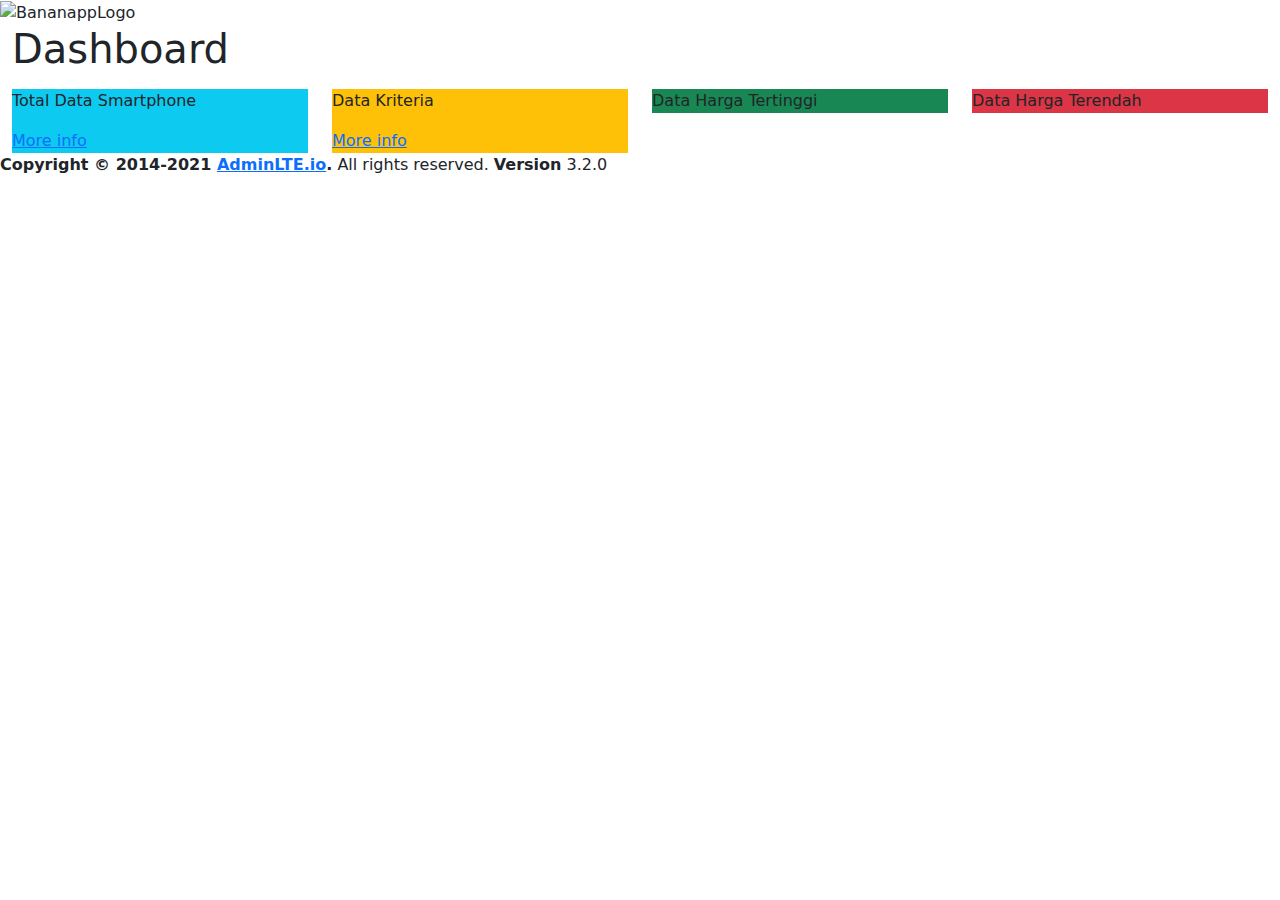
<file: smartphoneFE/src/main/resources/templates/index.html>
<!DOCTYPE html>
<html lang="en">
  <head>
    <meta charset="utf-8" />
    <meta name="viewport" content="width=device-width, initial-scale=1" />
    <title>Bananapp Phone</title>

    <!-- Bootstrap CSS -->
    <link
      href="https://cdn.jsdelivr.net/npm/bootstrap@5.3.0-alpha1/dist/css/bootstrap.min.css"
      rel="stylesheet"
    />
    <!-- Bootstrap JavaScript (bundle includes Popper.js) -->
    <script src="https://cdn.jsdelivr.net/npm/bootstrap@5.3.0-alpha1/dist/js/bootstrap.bundle.min.js"></script>

    <!-- Google Font: Source Sans Pro -->
    <link
      rel="stylesheet"
      href="https://fonts.googleapis.com/css?family=Source+Sans+Pro:300,400,400i,700&display=fallback"
    />

    <link
      rel="shortcut icon"
      th:href="@{dist/img/pisang.svg}"
      type="image/x-icon"
    />
    <!-- Font Awesome -->
    <link
      rel="stylesheet"
      th:href="@{plugins/fontawesome-free/css/all.min.css}"
    />
    <!-- JQuery -->
    <script
      src="https://code.jquery.com/jquery-3.7.1.js"
      integrity="sha256-eKhayi8LEQwp4NKxN+CfCh+3qOVUtJn3QNZ0TciWLP4="
      crossorigin="anonymous"
    ></script>
    <!-- js -->
    <script th:src="@{js/dashboard.js}"></script>
    <!-- Ionicons -->
    <link
      rel="stylesheet"
      href="https://code.ionicframework.com/ionicons/2.0.1/css/ionicons.min.css"
    />
    <!-- Tempusdominus Bootstrap 4 -->
    <link
      rel="stylesheet"
      th:href="@{plugins/tempusdominus-bootstrap-4/css/tempusdominus-bootstrap-4.min.css}"
    />
    <!-- iCheck -->
    <link
      rel="stylesheet"
      th:href="@{plugins/icheck-bootstrap/icheck-bootstrap.min.css}"
    />
    <!-- JQVMap -->
    <link rel="stylesheet" th:href="@{plugins/jqvmap/jqvmap.min.css}" />
    <!-- Theme style -->
    <link rel="stylesheet" th:href="@{dist/css/adminlte.min.css}" />
    <!-- overlayScrollbars -->
    <link
      rel="stylesheet"
      th:href="@{plugins/overlayScrollbars/css/OverlayScrollbars.min.css}"
    />
    <!-- Daterange picker -->
    <link
      rel="stylesheet"
      th:href="@{plugins/daterangepicker/daterangepicker.css}"
    />
    <!-- summernote -->
    <link
      rel="stylesheet"
      th:href="@{plugins/summernote/summernote-bs4.min.css}"
    />
  </head>
  <body class="hold-transition sidebar-mini layout-fixed">
    <div class="wrapper">
      <!-- Preloader -->
      <div
        class="preloader flex-column justify-content-center align-items-center"
      >
        <img
          class="animation__shake"
          th:src="@{dist/img/pisang.svg}"
          alt="BananappLogo"
          height="60"
          width="60"
        />
      </div>

      <nav th:replace="components/navbar :: navbar"></nav>
      <nav th:replace="components/navbar :: side"></nav>

      <!-- Content Wrapper. Contains page content -->
      <div class="content-wrapper">
        <!-- Content Header (Page header) -->
        <div class="content-header">
          <div class="container-fluid">
            <div class="row mb-2">
              <div class="col-sm-6">
                <h1 class="m-0">Dashboard</h1>
              </div>
              <!-- /.col -->
            </div>
            <!-- /.row -->
          </div>
          <!-- /.container-fluid -->
        </div>
        <!-- /.content-header -->

        <!-- Main content -->
        <section class="content">
          <div class="container-fluid">
            <!-- Small boxes (Stat box) -->
            <div class="row">
              <div class="col-lg-3 col-6">
                <!-- small box -->
                <div class="small-box bg-info">
                  <div class="inner">
                    <h3 id="total"></h3>

                    <p>Total Data Smartphone</p>
                  </div>
                  <div class="icon">
                    <i class="ion ion-bag"></i>
                  </div>
                  <a th:href="@{smartphone}" class="small-box-footer"
                    >More info <i class="fas fa-arrow-circle-right"></i
                  ></a>
                </div>
              </div>
              <!-- ./col -->
              <div class="col-lg-3 col-6">
                <!-- small box -->
                <div class="small-box bg-warning">
                  <div class="inner">
                    <h3 id="total-kriteria"></h3>

                    <p>Data Kriteria</p>
                  </div>
                  <div class="icon">
                    <i class="ion ion-pie-graph"></i>
                  </div>
                  <a th:href="@{kriteria}" class="small-box-footer"
                    >More info <i class="fas fa-arrow-circle-right"></i
                  ></a>
                </div>
              </div>
              <!-- ./col -->
              <div class="col-lg-3 col-6">
                <!-- small box -->
                <div class="small-box bg-success">
                  <div class="inner">
                    <h3 id="max-price"></h3>

                    <p>Data Harga Tertinggi</p>
                  </div>
                  <div class="icon">
                    <i class="ion ion-stats-bars"></i>
                  </div>
                </div>
              </div>
              <!-- ./col -->
              <div class="col-lg-3 col-6">
                <!-- small box -->
                <div class="small-box bg-danger">
                  <div class="inner">
                    <h3 id="min-price"></h3>

                    <p>Data Harga Terendah</p>
                  </div>
                  <div class="icon">
                    <i class="ion ion-stats-bars"></i>
                  </div>
                  <p class="small-box-footer"></p>
                </div>
              </div>
              <!-- ./col -->
            </div>
            <!-- /.row -->
            <!-- Main row -->

            <!-- /.card-body -->
          </div>
          <!-- /.card -->
        </section>
        <!-- right col -->
      </div>
      <!-- /.row (main row) -->
    </div>
    <!-- /.container-fluid -->

    <!-- /.content-wrapper -->
    <footer class="main-footer">
      <strong
        >Copyright &copy; 2014-2021
        <a href="https://adminlte.io">AdminLTE.io</a>.</strong
      >
      All rights reserved.
      <div class="float-right d-none d-sm-inline-block">
        <b>Version</b> 3.2.0
      </div>
    </footer>

    <!-- Control Sidebar -->
    <aside class="control-sidebar control-sidebar-dark">
      <!-- Control sidebar content goes here -->
    </aside>
    <!-- /.control-sidebar -->

    <!-- ./wrapper -->

    <!-- jQuery -->
    <script th:src="@{plugins/jquery/jquery.min.js}"></script>
    <!-- jQuery UI 1.11.4 -->
    <script th:src="@{plugins/jquery-ui/jquery-ui.min.js}"></script>
    <!-- Resolve conflict in jQuery UI tooltip with Bootstrap tooltip -->
    <script>
      $.widget.bridge("uibutton", $.ui.button);
    </script>
    <!-- Bootstrap 4 -->
    <script th:src="@{plugins/bootstrap/js/bootstrap.bundle.min.js}"></script>
    <!-- ChartJS -->
    <script th:src="@{plugins/chart.js/Chart.min.js}"></script>
    <!-- Sparkline -->
    <script th:src="@{plugins/sparklines/sparkline.js}"></script>
    <!-- JQVMap -->
    <script th:src="@{plugins/jqvmap/jquery.vmap.min.js}"></script>
    <script th:src="@{plugins/jqvmap/maps/jquery.vmap.usa.js}"></script>
    <!-- jQuery Knob Chart -->
    <script th:src="@{plugins/jquery-knob/jquery.knob.min.js}"></script>
    <!-- daterangepicker -->
    <script th:src="@{plugins/moment/moment.min.js}"></script>
    <script th:src="@{plugins/daterangepicker/daterangepicker.js}"></script>
    <!-- Tempusdominus Bootstrap 4 -->
    <script
      th:src="@{plugins/tempusdominus-bootstrap-4/js/tempusdominus-bootstrap-4.min.js}"
    ></script>
    <!-- Summernote -->
    <script th:src="@{plugins/summernote/summernote-bs4.min.js}"></script>
    <!-- overlayScrollbars -->
    <script
      th:src="@{plugins/overlayScrollbars/js/jquery.overlayScrollbars.min.js}"
    ></script>
    <!-- AdminLTE App -->
    <script th:src="@{dist/js/adminlte.js}"></script>
    <!-- AdminLTE for demo purposes -->
    <!-- <script src="dist/js/demo.js"></script> -->
    <!-- AdminLTE dashboard demo (This is only for demo purposes) -->
    <script th:src="@{dist/js/pages/dashboard.js}"></script>
    <script
      th:src="@{https://kit.fontawesome.com/905a15b30d.js}"
      crossorigin="anonymous"
    ></script>
  </body>
</html>
</file>
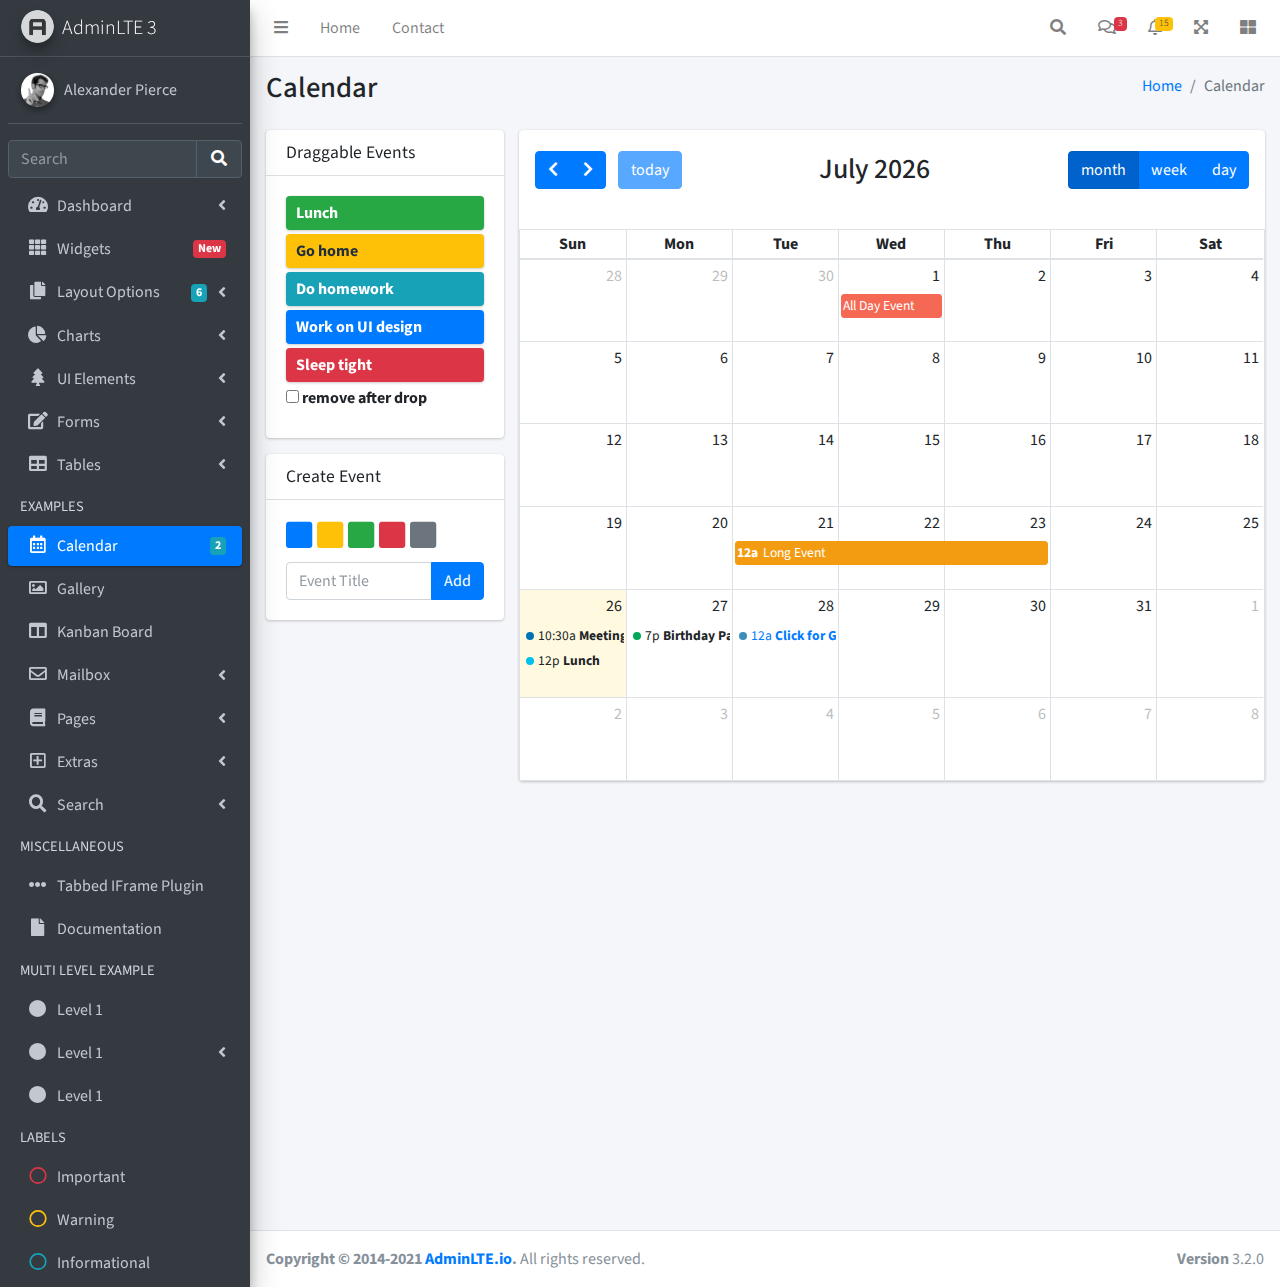
<file: smartphoneFE/src/main/resources/static/pages/calendar.html>
<!DOCTYPE html>
<html lang="en">
<head>
  <meta charset="utf-8">
  <meta name="viewport" content="width=device-width, initial-scale=1">
  <title>AdminLTE 3 | Calendar</title>

  <!-- Google Font: Source Sans Pro -->
  <link rel="stylesheet" href="https://fonts.googleapis.com/css?family=Source+Sans+Pro:300,400,400i,700&display=fallback">
  <!-- Font Awesome -->
  <link rel="stylesheet" href="../plugins/fontawesome-free/css/all.min.css">
  <!-- fullCalendar -->
  <link rel="stylesheet" href="../plugins/fullcalendar/main.css">
  <!-- Theme style -->
  <link rel="stylesheet" href="../dist/css/adminlte.min.css">
</head>
<body class="hold-transition sidebar-mini">
<div class="wrapper">
  <!-- Navbar -->
  <nav class="main-header navbar navbar-expand navbar-white navbar-light">
    <!-- Left navbar links -->
    <ul class="navbar-nav">
      <li class="nav-item">
        <a class="nav-link" data-widget="pushmenu" href="#" role="button"><i class="fas fa-bars"></i></a>
      </li>
      <li class="nav-item d-none d-sm-inline-block">
        <a href="../index3.html" class="nav-link">Home</a>
      </li>
      <li class="nav-item d-none d-sm-inline-block">
        <a href="#" class="nav-link">Contact</a>
      </li>
    </ul>

    <!-- Right navbar links -->
    <ul class="navbar-nav ml-auto">
      <!-- Navbar Search -->
      <li class="nav-item">
        <a class="nav-link" data-widget="navbar-search" href="#" role="button">
          <i class="fas fa-search"></i>
        </a>
        <div class="navbar-search-block">
          <form class="form-inline">
            <div class="input-group input-group-sm">
              <input class="form-control form-control-navbar" type="search" placeholder="Search" aria-label="Search">
              <div class="input-group-append">
                <button class="btn btn-navbar" type="submit">
                  <i class="fas fa-search"></i>
                </button>
                <button class="btn btn-navbar" type="button" data-widget="navbar-search">
                  <i class="fas fa-times"></i>
                </button>
              </div>
            </div>
          </form>
        </div>
      </li>

      <!-- Messages Dropdown Menu -->
      <li class="nav-item dropdown">
        <a class="nav-link" data-toggle="dropdown" href="#">
          <i class="far fa-comments"></i>
          <span class="badge badge-danger navbar-badge">3</span>
        </a>
        <div class="dropdown-menu dropdown-menu-lg dropdown-menu-right">
          <a href="#" class="dropdown-item">
            <!-- Message Start -->
            <div class="media">
              <img src="../dist/img/user1-128x128.jpg" alt="User Avatar" class="img-size-50 mr-3 img-circle">
              <div class="media-body">
                <h3 class="dropdown-item-title">
                  Brad Diesel
                  <span class="float-right text-sm text-danger"><i class="fas fa-star"></i></span>
                </h3>
                <p class="text-sm">Call me whenever you can...</p>
                <p class="text-sm text-muted"><i class="far fa-clock mr-1"></i> 4 Hours Ago</p>
              </div>
            </div>
            <!-- Message End -->
          </a>
          <div class="dropdown-divider"></div>
          <a href="#" class="dropdown-item">
            <!-- Message Start -->
            <div class="media">
              <img src="../dist/img/user8-128x128.jpg" alt="User Avatar" class="img-size-50 img-circle mr-3">
              <div class="media-body">
                <h3 class="dropdown-item-title">
                  John Pierce
                  <span class="float-right text-sm text-muted"><i class="fas fa-star"></i></span>
                </h3>
                <p class="text-sm">I got your message bro</p>
                <p class="text-sm text-muted"><i class="far fa-clock mr-1"></i> 4 Hours Ago</p>
              </div>
            </div>
            <!-- Message End -->
          </a>
          <div class="dropdown-divider"></div>
          <a href="#" class="dropdown-item">
            <!-- Message Start -->
            <div class="media">
              <img src="../dist/img/user3-128x128.jpg" alt="User Avatar" class="img-size-50 img-circle mr-3">
              <div class="media-body">
                <h3 class="dropdown-item-title">
                  Nora Silvester
                  <span class="float-right text-sm text-warning"><i class="fas fa-star"></i></span>
                </h3>
                <p class="text-sm">The subject goes here</p>
                <p class="text-sm text-muted"><i class="far fa-clock mr-1"></i> 4 Hours Ago</p>
              </div>
            </div>
            <!-- Message End -->
          </a>
          <div class="dropdown-divider"></div>
          <a href="#" class="dropdown-item dropdown-footer">See All Messages</a>
        </div>
      </li>
      <!-- Notifications Dropdown Menu -->
      <li class="nav-item dropdown">
        <a class="nav-link" data-toggle="dropdown" href="#">
          <i class="far fa-bell"></i>
          <span class="badge badge-warning navbar-badge">15</span>
        </a>
        <div class="dropdown-menu dropdown-menu-lg dropdown-menu-right">
          <span class="dropdown-item dropdown-header">15 Notifications</span>
          <div class="dropdown-divider"></div>
          <a href="#" class="dropdown-item">
            <i class="fas fa-envelope mr-2"></i> 4 new messages
            <span class="float-right text-muted text-sm">3 mins</span>
          </a>
          <div class="dropdown-divider"></div>
          <a href="#" class="dropdown-item">
            <i class="fas fa-users mr-2"></i> 8 friend requests
            <span class="float-right text-muted text-sm">12 hours</span>
          </a>
          <div class="dropdown-divider"></div>
          <a href="#" class="dropdown-item">
            <i class="fas fa-file mr-2"></i> 3 new reports
            <span class="float-right text-muted text-sm">2 days</span>
          </a>
          <div class="dropdown-divider"></div>
          <a href="#" class="dropdown-item dropdown-footer">See All Notifications</a>
        </div>
      </li>
      <li class="nav-item">
        <a class="nav-link" data-widget="fullscreen" href="#" role="button">
          <i class="fas fa-expand-arrows-alt"></i>
        </a>
      </li>
      <li class="nav-item">
        <a class="nav-link" data-widget="control-sidebar" data-slide="true" href="#" role="button">
          <i class="fas fa-th-large"></i>
        </a>
      </li>
    </ul>
  </nav>
  <!-- /.navbar -->

  <!-- Main Sidebar Container -->
  <aside class="main-sidebar sidebar-dark-primary elevation-4">
    <!-- Brand Logo -->
    <a href="../index3.html" class="brand-link">
      <img src="../dist/img/AdminLTELogo.png" alt="AdminLTE Logo" class="brand-image img-circle elevation-3" style="opacity: .8">
      <span class="brand-text font-weight-light">AdminLTE 3</span>
    </a>

    <!-- Sidebar -->
    <div class="sidebar">
      <!-- Sidebar user panel (optional) -->
      <div class="user-panel mt-3 pb-3 mb-3 d-flex">
        <div class="image">
          <img src="../dist/img/user2-160x160.jpg" class="img-circle elevation-2" alt="User Image">
        </div>
        <div class="info">
          <a href="#" class="d-block">Alexander Pierce</a>
        </div>
      </div>

      <!-- SidebarSearch Form -->
      <div class="form-inline">
        <div class="input-group" data-widget="sidebar-search">
          <input class="form-control form-control-sidebar" type="search" placeholder="Search" aria-label="Search">
          <div class="input-group-append">
            <button class="btn btn-sidebar">
              <i class="fas fa-search fa-fw"></i>
            </button>
          </div>
        </div>
      </div>

      <!-- Sidebar Menu -->
      <nav class="mt-2">
        <ul class="nav nav-pills nav-sidebar flex-column" data-widget="treeview" role="menu" data-accordion="false">
          <!-- Add icons to the links using the .nav-icon class
               with font-awesome or any other icon font library -->
          <li class="nav-item">
            <a href="#" class="nav-link">
              <i class="nav-icon fas fa-tachometer-alt"></i>
              <p>
                Dashboard
                <i class="right fas fa-angle-left"></i>
              </p>
            </a>
            <ul class="nav nav-treeview">
              <li class="nav-item">
                <a href="../index.html" class="nav-link">
                  <i class="far fa-circle nav-icon"></i>
                  <p>Dashboard v1</p>
                </a>
              </li>
              <li class="nav-item">
                <a href="../index2.html" class="nav-link">
                  <i class="far fa-circle nav-icon"></i>
                  <p>Dashboard v2</p>
                </a>
              </li>
              <li class="nav-item">
                <a href="../index3.html" class="nav-link">
                  <i class="far fa-circle nav-icon"></i>
                  <p>Dashboard v3</p>
                </a>
              </li>
            </ul>
          </li>
          <li class="nav-item">
            <a href="widgets.html" class="nav-link">
              <i class="nav-icon fas fa-th"></i>
              <p>
                Widgets
                <span class="right badge badge-danger">New</span>
              </p>
            </a>
          </li>
          <li class="nav-item">
            <a href="#" class="nav-link">
              <i class="nav-icon fas fa-copy"></i>
              <p>
                Layout Options
                <i class="fas fa-angle-left right"></i>
                <span class="badge badge-info right">6</span>
              </p>
            </a>
            <ul class="nav nav-treeview">
              <li class="nav-item">
                <a href="layout/top-nav.html" class="nav-link">
                  <i class="far fa-circle nav-icon"></i>
                  <p>Top Navigation</p>
                </a>
              </li>
              <li class="nav-item">
                <a href="layout/top-nav-sidebar.html" class="nav-link">
                  <i class="far fa-circle nav-icon"></i>
                  <p>Top Navigation + Sidebar</p>
                </a>
              </li>
              <li class="nav-item">
                <a href="layout/boxed.html" class="nav-link">
                  <i class="far fa-circle nav-icon"></i>
                  <p>Boxed</p>
                </a>
              </li>
              <li class="nav-item">
                <a href="layout/fixed-sidebar.html" class="nav-link">
                  <i class="far fa-circle nav-icon"></i>
                  <p>Fixed Sidebar</p>
                </a>
              </li>
              <li class="nav-item">
                <a href="layout/fixed-sidebar-custom.html" class="nav-link">
                  <i class="far fa-circle nav-icon"></i>
                  <p>Fixed Sidebar <small>+ Custom Area</small></p>
                </a>
              </li>
              <li class="nav-item">
                <a href="layout/fixed-topnav.html" class="nav-link">
                  <i class="far fa-circle nav-icon"></i>
                  <p>Fixed Navbar</p>
                </a>
              </li>
              <li class="nav-item">
                <a href="layout/fixed-footer.html" class="nav-link">
                  <i class="far fa-circle nav-icon"></i>
                  <p>Fixed Footer</p>
                </a>
              </li>
              <li class="nav-item">
                <a href="layout/collapsed-sidebar.html" class="nav-link">
                  <i class="far fa-circle nav-icon"></i>
                  <p>Collapsed Sidebar</p>
                </a>
              </li>
            </ul>
          </li>
          <li class="nav-item">
            <a href="#" class="nav-link">
              <i class="nav-icon fas fa-chart-pie"></i>
              <p>
                Charts
                <i class="right fas fa-angle-left"></i>
              </p>
            </a>
            <ul class="nav nav-treeview">
              <li class="nav-item">
                <a href="charts/chartjs.html" class="nav-link">
                  <i class="far fa-circle nav-icon"></i>
                  <p>ChartJS</p>
                </a>
              </li>
              <li class="nav-item">
                <a href="charts/flot.html" class="nav-link">
                  <i class="far fa-circle nav-icon"></i>
                  <p>Flot</p>
                </a>
              </li>
              <li class="nav-item">
                <a href="charts/inline.html" class="nav-link">
                  <i class="far fa-circle nav-icon"></i>
                  <p>Inline</p>
                </a>
              </li>
              <li class="nav-item">
                <a href="charts/uplot.html" class="nav-link">
                  <i class="far fa-circle nav-icon"></i>
                  <p>uPlot</p>
                </a>
              </li>
            </ul>
          </li>
          <li class="nav-item">
            <a href="#" class="nav-link">
              <i class="nav-icon fas fa-tree"></i>
              <p>
                UI Elements
                <i class="fas fa-angle-left right"></i>
              </p>
            </a>
            <ul class="nav nav-treeview">
              <li class="nav-item">
                <a href="UI/general.html" class="nav-link">
                  <i class="far fa-circle nav-icon"></i>
                  <p>General</p>
                </a>
              </li>
              <li class="nav-item">
                <a href="UI/icons.html" class="nav-link">
                  <i class="far fa-circle nav-icon"></i>
                  <p>Icons</p>
                </a>
              </li>
              <li class="nav-item">
                <a href="UI/buttons.html" class="nav-link">
                  <i class="far fa-circle nav-icon"></i>
                  <p>Buttons</p>
                </a>
              </li>
              <li class="nav-item">
                <a href="UI/sliders.html" class="nav-link">
                  <i class="far fa-circle nav-icon"></i>
                  <p>Sliders</p>
                </a>
              </li>
              <li class="nav-item">
                <a href="UI/modals.html" class="nav-link">
                  <i class="far fa-circle nav-icon"></i>
                  <p>Modals & Alerts</p>
                </a>
              </li>
              <li class="nav-item">
                <a href="UI/navbar.html" class="nav-link">
                  <i class="far fa-circle nav-icon"></i>
                  <p>Navbar & Tabs</p>
                </a>
              </li>
              <li class="nav-item">
                <a href="UI/timeline.html" class="nav-link">
                  <i class="far fa-circle nav-icon"></i>
                  <p>Timeline</p>
                </a>
              </li>
              <li class="nav-item">
                <a href="UI/ribbons.html" class="nav-link">
                  <i class="far fa-circle nav-icon"></i>
                  <p>Ribbons</p>
                </a>
              </li>
            </ul>
          </li>
          <li class="nav-item">
            <a href="#" class="nav-link">
              <i class="nav-icon fas fa-edit"></i>
              <p>
                Forms
                <i class="fas fa-angle-left right"></i>
              </p>
            </a>
            <ul class="nav nav-treeview">
              <li class="nav-item">
                <a href="forms/general.html" class="nav-link">
                  <i class="far fa-circle nav-icon"></i>
                  <p>General Elements</p>
                </a>
              </li>
              <li class="nav-item">
                <a href="forms/advanced.html" class="nav-link">
                  <i class="far fa-circle nav-icon"></i>
                  <p>Advanced Elements</p>
                </a>
              </li>
              <li class="nav-item">
                <a href="forms/editors.html" class="nav-link">
                  <i class="far fa-circle nav-icon"></i>
                  <p>Editors</p>
                </a>
              </li>
              <li class="nav-item">
                <a href="forms/validation.html" class="nav-link">
                  <i class="far fa-circle nav-icon"></i>
                  <p>Validation</p>
                </a>
              </li>
            </ul>
          </li>
          <li class="nav-item">
            <a href="#" class="nav-link">
              <i class="nav-icon fas fa-table"></i>
              <p>
                Tables
                <i class="fas fa-angle-left right"></i>
              </p>
            </a>
            <ul class="nav nav-treeview">
              <li class="nav-item">
                <a href="tables/simple.html" class="nav-link">
                  <i class="far fa-circle nav-icon"></i>
                  <p>Simple Tables</p>
                </a>
              </li>
              <li class="nav-item">
                <a href="tables/data.html" class="nav-link">
                  <i class="far fa-circle nav-icon"></i>
                  <p>DataTables</p>
                </a>
              </li>
              <li class="nav-item">
                <a href="tables/jsgrid.html" class="nav-link">
                  <i class="far fa-circle nav-icon"></i>
                  <p>jsGrid</p>
                </a>
              </li>
            </ul>
          </li>
          <li class="nav-header">EXAMPLES</li>
          <li class="nav-item">
            <a href="calendar.html" class="nav-link active">
              <i class="nav-icon far fa-calendar-alt"></i>
              <p>
                Calendar
                <span class="badge badge-info right">2</span>
              </p>
            </a>
          </li>
          <li class="nav-item">
            <a href="gallery.html" class="nav-link">
              <i class="nav-icon far fa-image"></i>
              <p>
                Gallery
              </p>
            </a>
          </li>
          <li class="nav-item">
            <a href="kanban.html" class="nav-link">
              <i class="nav-icon fas fa-columns"></i>
              <p>
                Kanban Board
              </p>
            </a>
          </li>
          <li class="nav-item">
            <a href="#" class="nav-link">
              <i class="nav-icon far fa-envelope"></i>
              <p>
                Mailbox
                <i class="fas fa-angle-left right"></i>
              </p>
            </a>
            <ul class="nav nav-treeview">
              <li class="nav-item">
                <a href="mailbox/mailbox.html" class="nav-link">
                  <i class="far fa-circle nav-icon"></i>
                  <p>Inbox</p>
                </a>
              </li>
              <li class="nav-item">
                <a href="mailbox/compose.html" class="nav-link">
                  <i class="far fa-circle nav-icon"></i>
                  <p>Compose</p>
                </a>
              </li>
              <li class="nav-item">
                <a href="mailbox/read-mail.html" class="nav-link">
                  <i class="far fa-circle nav-icon"></i>
                  <p>Read</p>
                </a>
              </li>
            </ul>
          </li>
          <li class="nav-item">
            <a href="#" class="nav-link">
              <i class="nav-icon fas fa-book"></i>
              <p>
                Pages
                <i class="fas fa-angle-left right"></i>
              </p>
            </a>
            <ul class="nav nav-treeview">
              <li class="nav-item">
                <a href="examples/invoice.html" class="nav-link">
                  <i class="far fa-circle nav-icon"></i>
                  <p>Invoice</p>
                </a>
              </li>
              <li class="nav-item">
                <a href="examples/profile.html" class="nav-link">
                  <i class="far fa-circle nav-icon"></i>
                  <p>Profile</p>
                </a>
              </li>
              <li class="nav-item">
                <a href="examples/e-commerce.html" class="nav-link">
                  <i class="far fa-circle nav-icon"></i>
                  <p>E-commerce</p>
                </a>
              </li>
              <li class="nav-item">
                <a href="examples/projects.html" class="nav-link">
                  <i class="far fa-circle nav-icon"></i>
                  <p>Projects</p>
                </a>
              </li>
              <li class="nav-item">
                <a href="examples/project-add.html" class="nav-link">
                  <i class="far fa-circle nav-icon"></i>
                  <p>Project Add</p>
                </a>
              </li>
              <li class="nav-item">
                <a href="examples/project-edit.html" class="nav-link">
                  <i class="far fa-circle nav-icon"></i>
                  <p>Project Edit</p>
                </a>
              </li>
              <li class="nav-item">
                <a href="examples/project-detail.html" class="nav-link">
                  <i class="far fa-circle nav-icon"></i>
                  <p>Project Detail</p>
                </a>
              </li>
              <li class="nav-item">
                <a href="examples/contacts.html" class="nav-link">
                  <i class="far fa-circle nav-icon"></i>
                  <p>Contacts</p>
                </a>
              </li>
              <li class="nav-item">
                <a href="examples/faq.html" class="nav-link">
                  <i class="far fa-circle nav-icon"></i>
                  <p>FAQ</p>
                </a>
              </li>
              <li class="nav-item">
                <a href="examples/contact-us.html" class="nav-link">
                  <i class="far fa-circle nav-icon"></i>
                  <p>Contact us</p>
                </a>
              </li>
            </ul>
          </li>
          <li class="nav-item">
            <a href="#" class="nav-link">
              <i class="nav-icon far fa-plus-square"></i>
              <p>
                Extras
                <i class="fas fa-angle-left right"></i>
              </p>
            </a>
            <ul class="nav nav-treeview">
              <li class="nav-item">
                <a href="#" class="nav-link">
                  <i class="far fa-circle nav-icon"></i>
                  <p>
                    Login & Register v1
                    <i class="fas fa-angle-left right"></i>
                  </p>
                </a>
                <ul class="nav nav-treeview">
                  <li class="nav-item">
                    <a href="examples/login.html" class="nav-link">
                      <i class="far fa-circle nav-icon"></i>
                      <p>Login v1</p>
                    </a>
                  </li>
                  <li class="nav-item">
                    <a href="examples/register.html" class="nav-link">
                      <i class="far fa-circle nav-icon"></i>
                      <p>Register v1</p>
                    </a>
                  </li>
                  <li class="nav-item">
                    <a href="examples/forgot-password.html" class="nav-link">
                      <i class="far fa-circle nav-icon"></i>
                      <p>Forgot Password v1</p>
                    </a>
                  </li>
                  <li class="nav-item">
                    <a href="examples/recover-password.html" class="nav-link">
                      <i class="far fa-circle nav-icon"></i>
                      <p>Recover Password v1</p>
                    </a>
                  </li>
                </ul>
              </li>
              <li class="nav-item">
                <a href="#" class="nav-link">
                  <i class="far fa-circle nav-icon"></i>
                  <p>
                    Login & Register v2
                    <i class="fas fa-angle-left right"></i>
                  </p>
                </a>
                <ul class="nav nav-treeview">
                  <li class="nav-item">
                    <a href="examples/login-v2.html" class="nav-link">
                      <i class="far fa-circle nav-icon"></i>
                      <p>Login v2</p>
                    </a>
                  </li>
                  <li class="nav-item">
                    <a href="examples/register-v2.html" class="nav-link">
                      <i class="far fa-circle nav-icon"></i>
                      <p>Register v2</p>
                    </a>
                  </li>
                  <li class="nav-item">
                    <a href="examples/forgot-password-v2.html" class="nav-link">
                      <i class="far fa-circle nav-icon"></i>
                      <p>Forgot Password v2</p>
                    </a>
                  </li>
                  <li class="nav-item">
                    <a href="examples/recover-password-v2.html" class="nav-link">
                      <i class="far fa-circle nav-icon"></i>
                      <p>Recover Password v2</p>
                    </a>
                  </li>
                </ul>
              </li>
              <li class="nav-item">
                <a href="examples/lockscreen.html" class="nav-link">
                  <i class="far fa-circle nav-icon"></i>
                  <p>Lockscreen</p>
                </a>
              </li>
              <li class="nav-item">
                <a href="examples/legacy-user-menu.html" class="nav-link">
                  <i class="far fa-circle nav-icon"></i>
                  <p>Legacy User Menu</p>
                </a>
              </li>
              <li class="nav-item">
                <a href="examples/language-menu.html" class="nav-link">
                  <i class="far fa-circle nav-icon"></i>
                  <p>Language Menu</p>
                </a>
              </li>
              <li class="nav-item">
                <a href="examples/404.html" class="nav-link">
                  <i class="far fa-circle nav-icon"></i>
                  <p>Error 404</p>
                </a>
              </li>
              <li class="nav-item">
                <a href="examples/500.html" class="nav-link">
                  <i class="far fa-circle nav-icon"></i>
                  <p>Error 500</p>
                </a>
              </li>
              <li class="nav-item">
                <a href="examples/pace.html" class="nav-link">
                  <i class="far fa-circle nav-icon"></i>
                  <p>Pace</p>
                </a>
              </li>
              <li class="nav-item">
                <a href="examples/blank.html" class="nav-link">
                  <i class="far fa-circle nav-icon"></i>
                  <p>Blank Page</p>
                </a>
              </li>
              <li class="nav-item">
                <a href="../starter.html" class="nav-link">
                  <i class="far fa-circle nav-icon"></i>
                  <p>Starter Page</p>
                </a>
              </li>
            </ul>
          </li>
          <li class="nav-item">
            <a href="#" class="nav-link">
              <i class="nav-icon fas fa-search"></i>
              <p>
                Search
                <i class="fas fa-angle-left right"></i>
              </p>
            </a>
            <ul class="nav nav-treeview">
              <li class="nav-item">
                <a href="search/simple.html" class="nav-link">
                  <i class="far fa-circle nav-icon"></i>
                  <p>Simple Search</p>
                </a>
              </li>
              <li class="nav-item">
                <a href="search/enhanced.html" class="nav-link">
                  <i class="far fa-circle nav-icon"></i>
                  <p>Enhanced</p>
                </a>
              </li>
            </ul>
          </li>
          <li class="nav-header">MISCELLANEOUS</li>
          <li class="nav-item">
            <a href="../iframe.html" class="nav-link">
              <i class="nav-icon fas fa-ellipsis-h"></i>
              <p>Tabbed IFrame Plugin</p>
            </a>
          </li>
          <li class="nav-item">
            <a href="https://adminlte.io/docs/3.1/" class="nav-link">
              <i class="nav-icon fas fa-file"></i>
              <p>Documentation</p>
            </a>
          </li>
          <li class="nav-header">MULTI LEVEL EXAMPLE</li>
          <li class="nav-item">
            <a href="#" class="nav-link">
              <i class="fas fa-circle nav-icon"></i>
              <p>Level 1</p>
            </a>
          </li>
          <li class="nav-item">
            <a href="#" class="nav-link">
              <i class="nav-icon fas fa-circle"></i>
              <p>
                Level 1
                <i class="right fas fa-angle-left"></i>
              </p>
            </a>
            <ul class="nav nav-treeview">
              <li class="nav-item">
                <a href="#" class="nav-link">
                  <i class="far fa-circle nav-icon"></i>
                  <p>Level 2</p>
                </a>
              </li>
              <li class="nav-item">
                <a href="#" class="nav-link">
                  <i class="far fa-circle nav-icon"></i>
                  <p>
                    Level 2
                    <i class="right fas fa-angle-left"></i>
                  </p>
                </a>
                <ul class="nav nav-treeview">
                  <li class="nav-item">
                    <a href="#" class="nav-link">
                      <i class="far fa-dot-circle nav-icon"></i>
                      <p>Level 3</p>
                    </a>
                  </li>
                  <li class="nav-item">
                    <a href="#" class="nav-link">
                      <i class="far fa-dot-circle nav-icon"></i>
                      <p>Level 3</p>
                    </a>
                  </li>
                  <li class="nav-item">
                    <a href="#" class="nav-link">
                      <i class="far fa-dot-circle nav-icon"></i>
                      <p>Level 3</p>
                    </a>
                  </li>
                </ul>
              </li>
              <li class="nav-item">
                <a href="#" class="nav-link">
                  <i class="far fa-circle nav-icon"></i>
                  <p>Level 2</p>
                </a>
              </li>
            </ul>
          </li>
          <li class="nav-item">
            <a href="#" class="nav-link">
              <i class="fas fa-circle nav-icon"></i>
              <p>Level 1</p>
            </a>
          </li>
          <li class="nav-header">LABELS</li>
          <li class="nav-item">
            <a href="#" class="nav-link">
              <i class="nav-icon far fa-circle text-danger"></i>
              <p class="text">Important</p>
            </a>
          </li>
          <li class="nav-item">
            <a href="#" class="nav-link">
              <i class="nav-icon far fa-circle text-warning"></i>
              <p>Warning</p>
            </a>
          </li>
          <li class="nav-item">
            <a href="#" class="nav-link">
              <i class="nav-icon far fa-circle text-info"></i>
              <p>Informational</p>
            </a>
          </li>
        </ul>
      </nav>
      <!-- /.sidebar-menu -->
    </div>
    <!-- /.sidebar -->
  </aside>

  <!-- Content Wrapper. Contains page content -->
  <div class="content-wrapper">
    <!-- Content Header (Page header) -->
    <section class="content-header">
      <div class="container-fluid">
        <div class="row mb-2">
          <div class="col-sm-6">
            <h1>Calendar</h1>
          </div>
          <div class="col-sm-6">
            <ol class="breadcrumb float-sm-right">
              <li class="breadcrumb-item"><a href="#">Home</a></li>
              <li class="breadcrumb-item active">Calendar</li>
            </ol>
          </div>
        </div>
      </div><!-- /.container-fluid -->
    </section>

    <!-- Main content -->
    <section class="content">
      <div class="container-fluid">
        <div class="row">
          <div class="col-md-3">
            <div class="sticky-top mb-3">
              <div class="card">
                <div class="card-header">
                  <h4 class="card-title">Draggable Events</h4>
                </div>
                <div class="card-body">
                  <!-- the events -->
                  <div id="external-events">
                    <div class="external-event bg-success">Lunch</div>
                    <div class="external-event bg-warning">Go home</div>
                    <div class="external-event bg-info">Do homework</div>
                    <div class="external-event bg-primary">Work on UI design</div>
                    <div class="external-event bg-danger">Sleep tight</div>
                    <div class="checkbox">
                      <label for="drop-remove">
                        <input type="checkbox" id="drop-remove">
                        remove after drop
                      </label>
                    </div>
                  </div>
                </div>
                <!-- /.card-body -->
              </div>
              <!-- /.card -->
              <div class="card">
                <div class="card-header">
                  <h3 class="card-title">Create Event</h3>
                </div>
                <div class="card-body">
                  <div class="btn-group" style="width: 100%; margin-bottom: 10px;">
                    <ul class="fc-color-picker" id="color-chooser">
                      <li><a class="text-primary" href="#"><i class="fas fa-square"></i></a></li>
                      <li><a class="text-warning" href="#"><i class="fas fa-square"></i></a></li>
                      <li><a class="text-success" href="#"><i class="fas fa-square"></i></a></li>
                      <li><a class="text-danger" href="#"><i class="fas fa-square"></i></a></li>
                      <li><a class="text-muted" href="#"><i class="fas fa-square"></i></a></li>
                    </ul>
                  </div>
                  <!-- /btn-group -->
                  <div class="input-group">
                    <input id="new-event" type="text" class="form-control" placeholder="Event Title">

                    <div class="input-group-append">
                      <button id="add-new-event" type="button" class="btn btn-primary">Add</button>
                    </div>
                    <!-- /btn-group -->
                  </div>
                  <!-- /input-group -->
                </div>
              </div>
            </div>
          </div>
          <!-- /.col -->
          <div class="col-md-9">
            <div class="card card-primary">
              <div class="card-body p-0">
                <!-- THE CALENDAR -->
                <div id="calendar"></div>
              </div>
              <!-- /.card-body -->
            </div>
            <!-- /.card -->
          </div>
          <!-- /.col -->
        </div>
        <!-- /.row -->
      </div><!-- /.container-fluid -->
    </section>
    <!-- /.content -->
  </div>
  <!-- /.content-wrapper -->

  <footer class="main-footer">
    <div class="float-right d-none d-sm-block">
      <b>Version</b> 3.2.0
    </div>
    <strong>Copyright &copy; 2014-2021 <a href="https://adminlte.io">AdminLTE.io</a>.</strong> All rights reserved.
  </footer>

  <!-- Control Sidebar -->
  <aside class="control-sidebar control-sidebar-dark">
    <!-- Control sidebar content goes here -->
  </aside>
  <!-- /.control-sidebar -->
</div>
<!-- ./wrapper -->

<!-- jQuery -->
<script src="../plugins/jquery/jquery.min.js"></script>
<!-- Bootstrap -->
<script src="../plugins/bootstrap/js/bootstrap.bundle.min.js"></script>
<!-- jQuery UI -->
<script src="../plugins/jquery-ui/jquery-ui.min.js"></script>
<!-- AdminLTE App -->
<script src="../dist/js/adminlte.min.js"></script>
<!-- fullCalendar 2.2.5 -->
<script src="../plugins/moment/moment.min.js"></script>
<script src="../plugins/fullcalendar/main.js"></script>
<!-- AdminLTE for demo purposes -->
<script src="../dist/js/demo.js"></script>
<!-- Page specific script -->
<script>
  $(function () {

    /* initialize the external events
     -----------------------------------------------------------------*/
    function ini_events(ele) {
      ele.each(function () {

        // create an Event Object (https://fullcalendar.io/docs/event-object)
        // it doesn't need to have a start or end
        var eventObject = {
          title: $.trim($(this).text()) // use the element's text as the event title
        }

        // store the Event Object in the DOM element so we can get to it later
        $(this).data('eventObject', eventObject)

        // make the event draggable using jQuery UI
        $(this).draggable({
          zIndex        : 1070,
          revert        : true, // will cause the event to go back to its
          revertDuration: 0  //  original position after the drag
        })

      })
    }

    ini_events($('#external-events div.external-event'))

    /* initialize the calendar
     -----------------------------------------------------------------*/
    //Date for the calendar events (dummy data)
    var date = new Date()
    var d    = date.getDate(),
        m    = date.getMonth(),
        y    = date.getFullYear()

    var Calendar = FullCalendar.Calendar;
    var Draggable = FullCalendar.Draggable;

    var containerEl = document.getElementById('external-events');
    var checkbox = document.getElementById('drop-remove');
    var calendarEl = document.getElementById('calendar');

    // initialize the external events
    // -----------------------------------------------------------------

    new Draggable(containerEl, {
      itemSelector: '.external-event',
      eventData: function(eventEl) {
        return {
          title: eventEl.innerText,
          backgroundColor: window.getComputedStyle( eventEl ,null).getPropertyValue('background-color'),
          borderColor: window.getComputedStyle( eventEl ,null).getPropertyValue('background-color'),
          textColor: window.getComputedStyle( eventEl ,null).getPropertyValue('color'),
        };
      }
    });

    var calendar = new Calendar(calendarEl, {
      headerToolbar: {
        left  : 'prev,next today',
        center: 'title',
        right : 'dayGridMonth,timeGridWeek,timeGridDay'
      },
      themeSystem: 'bootstrap',
      //Random default events
      events: [
        {
          title          : 'All Day Event',
          start          : new Date(y, m, 1),
          backgroundColor: '#f56954', //red
          borderColor    : '#f56954', //red
          allDay         : true
        },
        {
          title          : 'Long Event',
          start          : new Date(y, m, d - 5),
          end            : new Date(y, m, d - 2),
          backgroundColor: '#f39c12', //yellow
          borderColor    : '#f39c12' //yellow
        },
        {
          title          : 'Meeting',
          start          : new Date(y, m, d, 10, 30),
          allDay         : false,
          backgroundColor: '#0073b7', //Blue
          borderColor    : '#0073b7' //Blue
        },
        {
          title          : 'Lunch',
          start          : new Date(y, m, d, 12, 0),
          end            : new Date(y, m, d, 14, 0),
          allDay         : false,
          backgroundColor: '#00c0ef', //Info (aqua)
          borderColor    : '#00c0ef' //Info (aqua)
        },
        {
          title          : 'Birthday Party',
          start          : new Date(y, m, d + 1, 19, 0),
          end            : new Date(y, m, d + 1, 22, 30),
          allDay         : false,
          backgroundColor: '#00a65a', //Success (green)
          borderColor    : '#00a65a' //Success (green)
        },
        {
          title          : 'Click for Google',
          start          : new Date(y, m, 28),
          end            : new Date(y, m, 29),
          url            : 'https://www.google.com/',
          backgroundColor: '#3c8dbc', //Primary (light-blue)
          borderColor    : '#3c8dbc' //Primary (light-blue)
        }
      ],
      editable  : true,
      droppable : true, // this allows things to be dropped onto the calendar !!!
      drop      : function(info) {
        // is the "remove after drop" checkbox checked?
        if (checkbox.checked) {
          // if so, remove the element from the "Draggable Events" list
          info.draggedEl.parentNode.removeChild(info.draggedEl);
        }
      }
    });

    calendar.render();
    // $('#calendar').fullCalendar()

    /* ADDING EVENTS */
    var currColor = '#3c8dbc' //Red by default
    // Color chooser button
    $('#color-chooser > li > a').click(function (e) {
      e.preventDefault()
      // Save color
      currColor = $(this).css('color')
      // Add color effect to button
      $('#add-new-event').css({
        'background-color': currColor,
        'border-color'    : currColor
      })
    })
    $('#add-new-event').click(function (e) {
      e.preventDefault()
      // Get value and make sure it is not null
      var val = $('#new-event').val()
      if (val.length == 0) {
        return
      }

      // Create events
      var event = $('<div />')
      event.css({
        'background-color': currColor,
        'border-color'    : currColor,
        'color'           : '#fff'
      }).addClass('external-event')
      event.text(val)
      $('#external-events').prepend(event)

      // Add draggable funtionality
      ini_events(event)

      // Remove event from text input
      $('#new-event').val('')
    })
  })
</script>
</body>
</html>
</file>
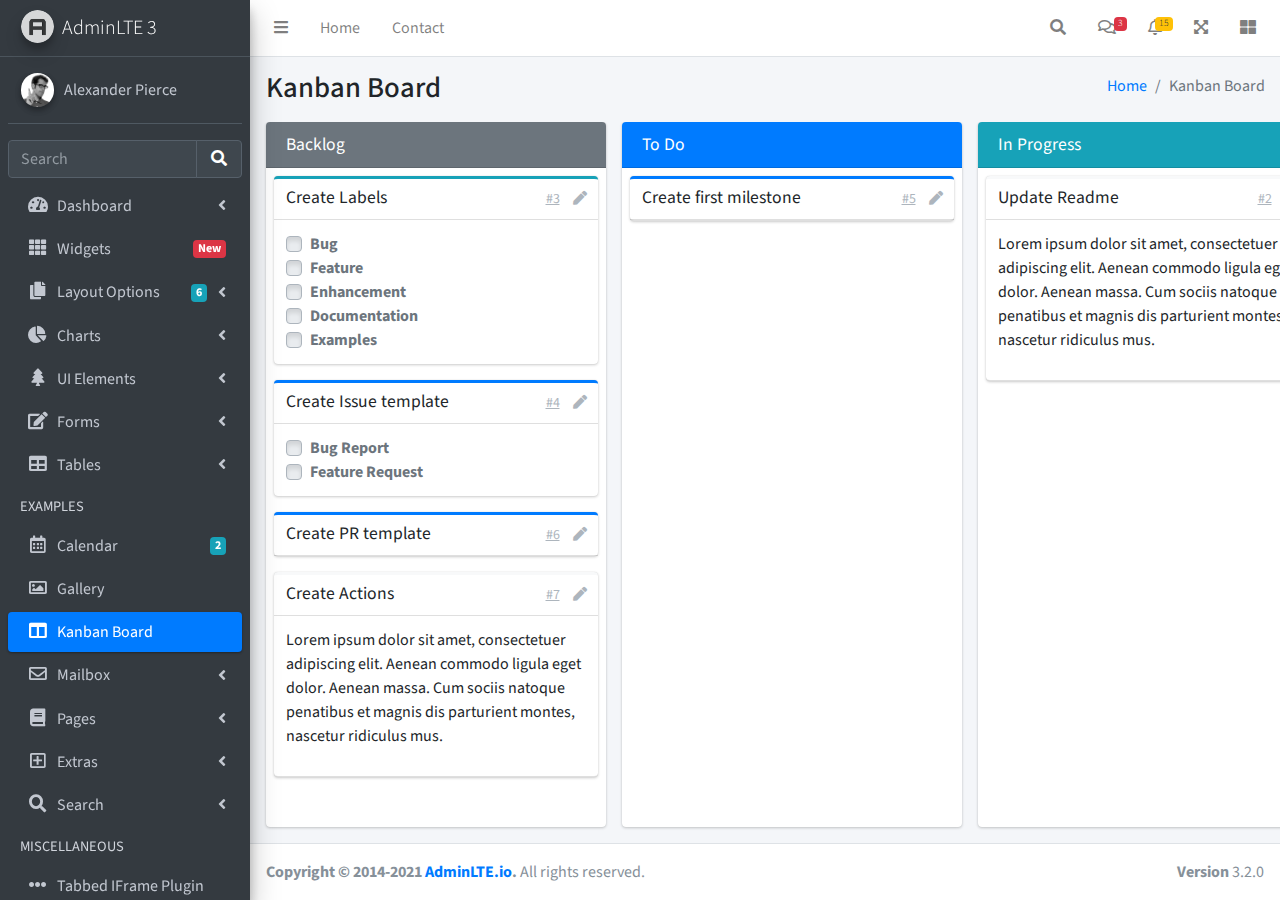
<file: smartphoneFE/src/main/resources/static/pages/kanban.html>
<!DOCTYPE html>
<html lang="en">
<head>
  <meta charset="utf-8">
  <meta name="viewport" content="width=device-width, initial-scale=1">
  <title>AdminLTE 3 | Kanban Board</title>

  <!-- Google Font: Source Sans Pro -->
  <link rel="stylesheet" href="https://fonts.googleapis.com/css?family=Source+Sans+Pro:300,400,400i,700&display=fallback">
  <!-- Font Awesome -->
  <link rel="stylesheet" href="../plugins/fontawesome-free/css/all.min.css">
  <!-- Ekko Lightbox -->
  <link rel="stylesheet" href="../plugins/ekko-lightbox/ekko-lightbox.css">
  <!-- Theme style -->
  <link rel="stylesheet" href="../dist/css/adminlte.min.css">
  <!-- overlayScrollbars -->
  <link rel="stylesheet" href="../plugins/overlayScrollbars/css/OverlayScrollbars.min.css">
</head>
<body class="hold-transition sidebar-mini layout-fixed">
<div class="wrapper">
  <!-- Navbar -->
  <nav class="main-header navbar navbar-expand navbar-white navbar-light">
    <!-- Left navbar links -->
    <ul class="navbar-nav">
      <li class="nav-item">
        <a class="nav-link" data-widget="pushmenu" href="#" role="button"><i class="fas fa-bars"></i></a>
      </li>
      <li class="nav-item d-none d-sm-inline-block">
        <a href="../index3.html" class="nav-link">Home</a>
      </li>
      <li class="nav-item d-none d-sm-inline-block">
        <a href="#" class="nav-link">Contact</a>
      </li>
    </ul>

    <!-- Right navbar links -->
    <ul class="navbar-nav ml-auto">
      <!-- Navbar Search -->
      <li class="nav-item">
        <a class="nav-link" data-widget="navbar-search" href="#" role="button">
          <i class="fas fa-search"></i>
        </a>
        <div class="navbar-search-block">
          <form class="form-inline">
            <div class="input-group input-group-sm">
              <input class="form-control form-control-navbar" type="search" placeholder="Search" aria-label="Search">
              <div class="input-group-append">
                <button class="btn btn-navbar" type="submit">
                  <i class="fas fa-search"></i>
                </button>
                <button class="btn btn-navbar" type="button" data-widget="navbar-search">
                  <i class="fas fa-times"></i>
                </button>
              </div>
            </div>
          </form>
        </div>
      </li>

      <!-- Messages Dropdown Menu -->
      <li class="nav-item dropdown">
        <a class="nav-link" data-toggle="dropdown" href="#">
          <i class="far fa-comments"></i>
          <span class="badge badge-danger navbar-badge">3</span>
        </a>
        <div class="dropdown-menu dropdown-menu-lg dropdown-menu-right">
          <a href="#" class="dropdown-item">
            <!-- Message Start -->
            <div class="media">
              <img src="../dist/img/user1-128x128.jpg" alt="User Avatar" class="img-size-50 mr-3 img-circle">
              <div class="media-body">
                <h3 class="dropdown-item-title">
                  Brad Diesel
                  <span class="float-right text-sm text-danger"><i class="fas fa-star"></i></span>
                </h3>
                <p class="text-sm">Call me whenever you can...</p>
                <p class="text-sm text-muted"><i class="far fa-clock mr-1"></i> 4 Hours Ago</p>
              </div>
            </div>
            <!-- Message End -->
          </a>
          <div class="dropdown-divider"></div>
          <a href="#" class="dropdown-item">
            <!-- Message Start -->
            <div class="media">
              <img src="../dist/img/user8-128x128.jpg" alt="User Avatar" class="img-size-50 img-circle mr-3">
              <div class="media-body">
                <h3 class="dropdown-item-title">
                  John Pierce
                  <span class="float-right text-sm text-muted"><i class="fas fa-star"></i></span>
                </h3>
                <p class="text-sm">I got your message bro</p>
                <p class="text-sm text-muted"><i class="far fa-clock mr-1"></i> 4 Hours Ago</p>
              </div>
            </div>
            <!-- Message End -->
          </a>
          <div class="dropdown-divider"></div>
          <a href="#" class="dropdown-item">
            <!-- Message Start -->
            <div class="media">
              <img src="../dist/img/user3-128x128.jpg" alt="User Avatar" class="img-size-50 img-circle mr-3">
              <div class="media-body">
                <h3 class="dropdown-item-title">
                  Nora Silvester
                  <span class="float-right text-sm text-warning"><i class="fas fa-star"></i></span>
                </h3>
                <p class="text-sm">The subject goes here</p>
                <p class="text-sm text-muted"><i class="far fa-clock mr-1"></i> 4 Hours Ago</p>
              </div>
            </div>
            <!-- Message End -->
          </a>
          <div class="dropdown-divider"></div>
          <a href="#" class="dropdown-item dropdown-footer">See All Messages</a>
        </div>
      </li>
      <!-- Notifications Dropdown Menu -->
      <li class="nav-item dropdown">
        <a class="nav-link" data-toggle="dropdown" href="#">
          <i class="far fa-bell"></i>
          <span class="badge badge-warning navbar-badge">15</span>
        </a>
        <div class="dropdown-menu dropdown-menu-lg dropdown-menu-right">
          <span class="dropdown-item dropdown-header">15 Notifications</span>
          <div class="dropdown-divider"></div>
          <a href="#" class="dropdown-item">
            <i class="fas fa-envelope mr-2"></i> 4 new messages
            <span class="float-right text-muted text-sm">3 mins</span>
          </a>
          <div class="dropdown-divider"></div>
          <a href="#" class="dropdown-item">
            <i class="fas fa-users mr-2"></i> 8 friend requests
            <span class="float-right text-muted text-sm">12 hours</span>
          </a>
          <div class="dropdown-divider"></div>
          <a href="#" class="dropdown-item">
            <i class="fas fa-file mr-2"></i> 3 new reports
            <span class="float-right text-muted text-sm">2 days</span>
          </a>
          <div class="dropdown-divider"></div>
          <a href="#" class="dropdown-item dropdown-footer">See All Notifications</a>
        </div>
      </li>
      <li class="nav-item">
        <a class="nav-link" data-widget="fullscreen" href="#" role="button">
          <i class="fas fa-expand-arrows-alt"></i>
        </a>
      </li>
      <li class="nav-item">
        <a class="nav-link" data-widget="control-sidebar" data-slide="true" href="#" role="button">
          <i class="fas fa-th-large"></i>
        </a>
      </li>
    </ul>
  </nav>
  <!-- /.navbar -->

  <!-- Main Sidebar Container -->
  <aside class="main-sidebar sidebar-dark-primary elevation-4">
    <!-- Brand Logo -->
    <a href="../index3.html" class="brand-link">
      <img src="../dist/img/AdminLTELogo.png" alt="AdminLTE Logo" class="brand-image img-circle elevation-3" style="opacity: .8">
      <span class="brand-text font-weight-light">AdminLTE 3</span>
    </a>

    <!-- Sidebar -->
    <div class="sidebar">
      <!-- Sidebar user panel (optional) -->
      <div class="user-panel mt-3 pb-3 mb-3 d-flex">
        <div class="image">
          <img src="../dist/img/user2-160x160.jpg" class="img-circle elevation-2" alt="User Image">
        </div>
        <div class="info">
          <a href="#" class="d-block">Alexander Pierce</a>
        </div>
      </div>

      <!-- SidebarSearch Form -->
      <div class="form-inline">
        <div class="input-group" data-widget="sidebar-search">
          <input class="form-control form-control-sidebar" type="search" placeholder="Search" aria-label="Search">
          <div class="input-group-append">
            <button class="btn btn-sidebar">
              <i class="fas fa-search fa-fw"></i>
            </button>
          </div>
        </div>
      </div>

      <!-- Sidebar Menu -->
      <nav class="mt-2">
        <ul class="nav nav-pills nav-sidebar flex-column" data-widget="treeview" role="menu" data-accordion="false">
          <!-- Add icons to the links using the .nav-icon class
               with font-awesome or any other icon font library -->
          <li class="nav-item">
            <a href="#" class="nav-link">
              <i class="nav-icon fas fa-tachometer-alt"></i>
              <p>
                Dashboard
                <i class="right fas fa-angle-left"></i>
              </p>
            </a>
            <ul class="nav nav-treeview">
              <li class="nav-item">
                <a href="../index.html" class="nav-link">
                  <i class="far fa-circle nav-icon"></i>
                  <p>Dashboard v1</p>
                </a>
              </li>
              <li class="nav-item">
                <a href="../index2.html" class="nav-link">
                  <i class="far fa-circle nav-icon"></i>
                  <p>Dashboard v2</p>
                </a>
              </li>
              <li class="nav-item">
                <a href="../index3.html" class="nav-link">
                  <i class="far fa-circle nav-icon"></i>
                  <p>Dashboard v3</p>
                </a>
              </li>
            </ul>
          </li>
          <li class="nav-item">
            <a href="widgets.html" class="nav-link">
              <i class="nav-icon fas fa-th"></i>
              <p>
                Widgets
                <span class="right badge badge-danger">New</span>
              </p>
            </a>
          </li>
          <li class="nav-item">
            <a href="#" class="nav-link">
              <i class="nav-icon fas fa-copy"></i>
              <p>
                Layout Options
                <i class="fas fa-angle-left right"></i>
                <span class="badge badge-info right">6</span>
              </p>
            </a>
            <ul class="nav nav-treeview">
              <li class="nav-item">
                <a href="layout/top-nav.html" class="nav-link">
                  <i class="far fa-circle nav-icon"></i>
                  <p>Top Navigation</p>
                </a>
              </li>
              <li class="nav-item">
                <a href="layout/top-nav-sidebar.html" class="nav-link">
                  <i class="far fa-circle nav-icon"></i>
                  <p>Top Navigation + Sidebar</p>
                </a>
              </li>
              <li class="nav-item">
                <a href="layout/boxed.html" class="nav-link">
                  <i class="far fa-circle nav-icon"></i>
                  <p>Boxed</p>
                </a>
              </li>
              <li class="nav-item">
                <a href="layout/fixed-sidebar.html" class="nav-link">
                  <i class="far fa-circle nav-icon"></i>
                  <p>Fixed Sidebar</p>
                </a>
              </li>
              <li class="nav-item">
                <a href="layout/fixed-sidebar-custom.html" class="nav-link">
                  <i class="far fa-circle nav-icon"></i>
                  <p>Fixed Sidebar <small>+ Custom Area</small></p>
                </a>
              </li>
              <li class="nav-item">
                <a href="layout/fixed-topnav.html" class="nav-link">
                  <i class="far fa-circle nav-icon"></i>
                  <p>Fixed Navbar</p>
                </a>
              </li>
              <li class="nav-item">
                <a href="layout/fixed-footer.html" class="nav-link">
                  <i class="far fa-circle nav-icon"></i>
                  <p>Fixed Footer</p>
                </a>
              </li>
              <li class="nav-item">
                <a href="layout/collapsed-sidebar.html" class="nav-link">
                  <i class="far fa-circle nav-icon"></i>
                  <p>Collapsed Sidebar</p>
                </a>
              </li>
            </ul>
          </li>
          <li class="nav-item">
            <a href="#" class="nav-link">
              <i class="nav-icon fas fa-chart-pie"></i>
              <p>
                Charts
                <i class="right fas fa-angle-left"></i>
              </p>
            </a>
            <ul class="nav nav-treeview">
              <li class="nav-item">
                <a href="charts/chartjs.html" class="nav-link">
                  <i class="far fa-circle nav-icon"></i>
                  <p>ChartJS</p>
                </a>
              </li>
              <li class="nav-item">
                <a href="charts/flot.html" class="nav-link">
                  <i class="far fa-circle nav-icon"></i>
                  <p>Flot</p>
                </a>
              </li>
              <li class="nav-item">
                <a href="charts/inline.html" class="nav-link">
                  <i class="far fa-circle nav-icon"></i>
                  <p>Inline</p>
                </a>
              </li>
              <li class="nav-item">
                <a href="charts/uplot.html" class="nav-link">
                  <i class="far fa-circle nav-icon"></i>
                  <p>uPlot</p>
                </a>
              </li>
            </ul>
          </li>
          <li class="nav-item">
            <a href="#" class="nav-link">
              <i class="nav-icon fas fa-tree"></i>
              <p>
                UI Elements
                <i class="fas fa-angle-left right"></i>
              </p>
            </a>
            <ul class="nav nav-treeview">
              <li class="nav-item">
                <a href="UI/general.html" class="nav-link">
                  <i class="far fa-circle nav-icon"></i>
                  <p>General</p>
                </a>
              </li>
              <li class="nav-item">
                <a href="UI/icons.html" class="nav-link">
                  <i class="far fa-circle nav-icon"></i>
                  <p>Icons</p>
                </a>
              </li>
              <li class="nav-item">
                <a href="UI/buttons.html" class="nav-link">
                  <i class="far fa-circle nav-icon"></i>
                  <p>Buttons</p>
                </a>
              </li>
              <li class="nav-item">
                <a href="UI/sliders.html" class="nav-link">
                  <i class="far fa-circle nav-icon"></i>
                  <p>Sliders</p>
                </a>
              </li>
              <li class="nav-item">
                <a href="UI/modals.html" class="nav-link">
                  <i class="far fa-circle nav-icon"></i>
                  <p>Modals & Alerts</p>
                </a>
              </li>
              <li class="nav-item">
                <a href="UI/navbar.html" class="nav-link">
                  <i class="far fa-circle nav-icon"></i>
                  <p>Navbar & Tabs</p>
                </a>
              </li>
              <li class="nav-item">
                <a href="UI/timeline.html" class="nav-link">
                  <i class="far fa-circle nav-icon"></i>
                  <p>Timeline</p>
                </a>
              </li>
              <li class="nav-item">
                <a href="UI/ribbons.html" class="nav-link">
                  <i class="far fa-circle nav-icon"></i>
                  <p>Ribbons</p>
                </a>
              </li>
            </ul>
          </li>
          <li class="nav-item">
            <a href="#" class="nav-link">
              <i class="nav-icon fas fa-edit"></i>
              <p>
                Forms
                <i class="fas fa-angle-left right"></i>
              </p>
            </a>
            <ul class="nav nav-treeview">
              <li class="nav-item">
                <a href="forms/general.html" class="nav-link">
                  <i class="far fa-circle nav-icon"></i>
                  <p>General Elements</p>
                </a>
              </li>
              <li class="nav-item">
                <a href="forms/advanced.html" class="nav-link">
                  <i class="far fa-circle nav-icon"></i>
                  <p>Advanced Elements</p>
                </a>
              </li>
              <li class="nav-item">
                <a href="forms/editors.html" class="nav-link">
                  <i class="far fa-circle nav-icon"></i>
                  <p>Editors</p>
                </a>
              </li>
              <li class="nav-item">
                <a href="forms/validation.html" class="nav-link">
                  <i class="far fa-circle nav-icon"></i>
                  <p>Validation</p>
                </a>
              </li>
            </ul>
          </li>
          <li class="nav-item">
            <a href="#" class="nav-link">
              <i class="nav-icon fas fa-table"></i>
              <p>
                Tables
                <i class="fas fa-angle-left right"></i>
              </p>
            </a>
            <ul class="nav nav-treeview">
              <li class="nav-item">
                <a href="tables/simple.html" class="nav-link">
                  <i class="far fa-circle nav-icon"></i>
                  <p>Simple Tables</p>
                </a>
              </li>
              <li class="nav-item">
                <a href="tables/data.html" class="nav-link">
                  <i class="far fa-circle nav-icon"></i>
                  <p>DataTables</p>
                </a>
              </li>
              <li class="nav-item">
                <a href="tables/jsgrid.html" class="nav-link">
                  <i class="far fa-circle nav-icon"></i>
                  <p>jsGrid</p>
                </a>
              </li>
            </ul>
          </li>
          <li class="nav-header">EXAMPLES</li>
          <li class="nav-item">
            <a href="calendar.html" class="nav-link">
              <i class="nav-icon far fa-calendar-alt"></i>
              <p>
                Calendar
                <span class="badge badge-info right">2</span>
              </p>
            </a>
          </li>
          <li class="nav-item">
            <a href="gallery.html" class="nav-link">
              <i class="nav-icon far fa-image"></i>
              <p>
                Gallery
              </p>
            </a>
          </li>
          <li class="nav-item">
            <a href="kanban.html" class="nav-link active">
              <i class="nav-icon fas fa-columns"></i>
              <p>
                Kanban Board
              </p>
            </a>
          </li>
          <li class="nav-item">
            <a href="#" class="nav-link">
              <i class="nav-icon far fa-envelope"></i>
              <p>
                Mailbox
                <i class="fas fa-angle-left right"></i>
              </p>
            </a>
            <ul class="nav nav-treeview">
              <li class="nav-item">
                <a href="mailbox/mailbox.html" class="nav-link">
                  <i class="far fa-circle nav-icon"></i>
                  <p>Inbox</p>
                </a>
              </li>
              <li class="nav-item">
                <a href="mailbox/compose.html" class="nav-link">
                  <i class="far fa-circle nav-icon"></i>
                  <p>Compose</p>
                </a>
              </li>
              <li class="nav-item">
                <a href="mailbox/read-mail.html" class="nav-link">
                  <i class="far fa-circle nav-icon"></i>
                  <p>Read</p>
                </a>
              </li>
            </ul>
          </li>
          <li class="nav-item">
            <a href="#" class="nav-link">
              <i class="nav-icon fas fa-book"></i>
              <p>
                Pages
                <i class="fas fa-angle-left right"></i>
              </p>
            </a>
            <ul class="nav nav-treeview">
              <li class="nav-item">
                <a href="examples/invoice.html" class="nav-link">
                  <i class="far fa-circle nav-icon"></i>
                  <p>Invoice</p>
                </a>
              </li>
              <li class="nav-item">
                <a href="examples/profile.html" class="nav-link">
                  <i class="far fa-circle nav-icon"></i>
                  <p>Profile</p>
                </a>
              </li>
              <li class="nav-item">
                <a href="examples/e-commerce.html" class="nav-link">
                  <i class="far fa-circle nav-icon"></i>
                  <p>E-commerce</p>
                </a>
              </li>
              <li class="nav-item">
                <a href="examples/projects.html" class="nav-link">
                  <i class="far fa-circle nav-icon"></i>
                  <p>Projects</p>
                </a>
              </li>
              <li class="nav-item">
                <a href="examples/project-add.html" class="nav-link">
                  <i class="far fa-circle nav-icon"></i>
                  <p>Project Add</p>
                </a>
              </li>
              <li class="nav-item">
                <a href="examples/project-edit.html" class="nav-link">
                  <i class="far fa-circle nav-icon"></i>
                  <p>Project Edit</p>
                </a>
              </li>
              <li class="nav-item">
                <a href="examples/project-detail.html" class="nav-link">
                  <i class="far fa-circle nav-icon"></i>
                  <p>Project Detail</p>
                </a>
              </li>
              <li class="nav-item">
                <a href="examples/contacts.html" class="nav-link">
                  <i class="far fa-circle nav-icon"></i>
                  <p>Contacts</p>
                </a>
              </li>
              <li class="nav-item">
                <a href="examples/faq.html" class="nav-link">
                  <i class="far fa-circle nav-icon"></i>
                  <p>FAQ</p>
                </a>
              </li>
              <li class="nav-item">
                <a href="examples/contact-us.html" class="nav-link">
                  <i class="far fa-circle nav-icon"></i>
                  <p>Contact us</p>
                </a>
              </li>
            </ul>
          </li>
          <li class="nav-item">
            <a href="#" class="nav-link">
              <i class="nav-icon far fa-plus-square"></i>
              <p>
                Extras
                <i class="fas fa-angle-left right"></i>
              </p>
            </a>
            <ul class="nav nav-treeview">
              <li class="nav-item">
                <a href="#" class="nav-link">
                  <i class="far fa-circle nav-icon"></i>
                  <p>
                    Login & Register v1
                    <i class="fas fa-angle-left right"></i>
                  </p>
                </a>
                <ul class="nav nav-treeview">
                  <li class="nav-item">
                    <a href="examples/login.html" class="nav-link">
                      <i class="far fa-circle nav-icon"></i>
                      <p>Login v1</p>
                    </a>
                  </li>
                  <li class="nav-item">
                    <a href="examples/register.html" class="nav-link">
                      <i class="far fa-circle nav-icon"></i>
                      <p>Register v1</p>
                    </a>
                  </li>
                  <li class="nav-item">
                    <a href="examples/forgot-password.html" class="nav-link">
                      <i class="far fa-circle nav-icon"></i>
                      <p>Forgot Password v1</p>
                    </a>
                  </li>
                  <li class="nav-item">
                    <a href="examples/recover-password.html" class="nav-link">
                      <i class="far fa-circle nav-icon"></i>
                      <p>Recover Password v1</p>
                    </a>
                  </li>
                </ul>
              </li>
              <li class="nav-item">
                <a href="#" class="nav-link">
                  <i class="far fa-circle nav-icon"></i>
                  <p>
                    Login & Register v2
                    <i class="fas fa-angle-left right"></i>
                  </p>
                </a>
                <ul class="nav nav-treeview">
                  <li class="nav-item">
                    <a href="examples/login-v2.html" class="nav-link">
                      <i class="far fa-circle nav-icon"></i>
                      <p>Login v2</p>
                    </a>
                  </li>
                  <li class="nav-item">
                    <a href="examples/register-v2.html" class="nav-link">
                      <i class="far fa-circle nav-icon"></i>
                      <p>Register v2</p>
                    </a>
                  </li>
                  <li class="nav-item">
                    <a href="examples/forgot-password-v2.html" class="nav-link">
                      <i class="far fa-circle nav-icon"></i>
                      <p>Forgot Password v2</p>
                    </a>
                  </li>
                  <li class="nav-item">
                    <a href="examples/recover-password-v2.html" class="nav-link">
                      <i class="far fa-circle nav-icon"></i>
                      <p>Recover Password v2</p>
                    </a>
                  </li>
                </ul>
              </li>
              <li class="nav-item">
                <a href="examples/lockscreen.html" class="nav-link">
                  <i class="far fa-circle nav-icon"></i>
                  <p>Lockscreen</p>
                </a>
              </li>
              <li class="nav-item">
                <a href="examples/legacy-user-menu.html" class="nav-link">
                  <i class="far fa-circle nav-icon"></i>
                  <p>Legacy User Menu</p>
                </a>
              </li>
              <li class="nav-item">
                <a href="examples/language-menu.html" class="nav-link">
                  <i class="far fa-circle nav-icon"></i>
                  <p>Language Menu</p>
                </a>
              </li>
              <li class="nav-item">
                <a href="examples/404.html" class="nav-link">
                  <i class="far fa-circle nav-icon"></i>
                  <p>Error 404</p>
                </a>
              </li>
              <li class="nav-item">
                <a href="examples/500.html" class="nav-link">
                  <i class="far fa-circle nav-icon"></i>
                  <p>Error 500</p>
                </a>
              </li>
              <li class="nav-item">
                <a href="examples/pace.html" class="nav-link">
                  <i class="far fa-circle nav-icon"></i>
                  <p>Pace</p>
                </a>
              </li>
              <li class="nav-item">
                <a href="examples/blank.html" class="nav-link">
                  <i class="far fa-circle nav-icon"></i>
                  <p>Blank Page</p>
                </a>
              </li>
              <li class="nav-item">
                <a href="../starter.html" class="nav-link">
                  <i class="far fa-circle nav-icon"></i>
                  <p>Starter Page</p>
                </a>
              </li>
            </ul>
          </li>
          <li class="nav-item">
            <a href="#" class="nav-link">
              <i class="nav-icon fas fa-search"></i>
              <p>
                Search
                <i class="fas fa-angle-left right"></i>
              </p>
            </a>
            <ul class="nav nav-treeview">
              <li class="nav-item">
                <a href="search/simple.html" class="nav-link">
                  <i class="far fa-circle nav-icon"></i>
                  <p>Simple Search</p>
                </a>
              </li>
              <li class="nav-item">
                <a href="search/enhanced.html" class="nav-link">
                  <i class="far fa-circle nav-icon"></i>
                  <p>Enhanced</p>
                </a>
              </li>
            </ul>
          </li>
          <li class="nav-header">MISCELLANEOUS</li>
          <li class="nav-item">
            <a href="../iframe.html" class="nav-link">
              <i class="nav-icon fas fa-ellipsis-h"></i>
              <p>Tabbed IFrame Plugin</p>
            </a>
          </li>
          <li class="nav-item">
            <a href="https://adminlte.io/docs/3.1/" class="nav-link">
              <i class="nav-icon fas fa-file"></i>
              <p>Documentation</p>
            </a>
          </li>
          <li class="nav-header">MULTI LEVEL EXAMPLE</li>
          <li class="nav-item">
            <a href="#" class="nav-link">
              <i class="fas fa-circle nav-icon"></i>
              <p>Level 1</p>
            </a>
          </li>
          <li class="nav-item">
            <a href="#" class="nav-link">
              <i class="nav-icon fas fa-circle"></i>
              <p>
                Level 1
                <i class="right fas fa-angle-left"></i>
              </p>
            </a>
            <ul class="nav nav-treeview">
              <li class="nav-item">
                <a href="#" class="nav-link">
                  <i class="far fa-circle nav-icon"></i>
                  <p>Level 2</p>
                </a>
              </li>
              <li class="nav-item">
                <a href="#" class="nav-link">
                  <i class="far fa-circle nav-icon"></i>
                  <p>
                    Level 2
                    <i class="right fas fa-angle-left"></i>
                  </p>
                </a>
                <ul class="nav nav-treeview">
                  <li class="nav-item">
                    <a href="#" class="nav-link">
                      <i class="far fa-dot-circle nav-icon"></i>
                      <p>Level 3</p>
                    </a>
                  </li>
                  <li class="nav-item">
                    <a href="#" class="nav-link">
                      <i class="far fa-dot-circle nav-icon"></i>
                      <p>Level 3</p>
                    </a>
                  </li>
                  <li class="nav-item">
                    <a href="#" class="nav-link">
                      <i class="far fa-dot-circle nav-icon"></i>
                      <p>Level 3</p>
                    </a>
                  </li>
                </ul>
              </li>
              <li class="nav-item">
                <a href="#" class="nav-link">
                  <i class="far fa-circle nav-icon"></i>
                  <p>Level 2</p>
                </a>
              </li>
            </ul>
          </li>
          <li class="nav-item">
            <a href="#" class="nav-link">
              <i class="fas fa-circle nav-icon"></i>
              <p>Level 1</p>
            </a>
          </li>
          <li class="nav-header">LABELS</li>
          <li class="nav-item">
            <a href="#" class="nav-link">
              <i class="nav-icon far fa-circle text-danger"></i>
              <p class="text">Important</p>
            </a>
          </li>
          <li class="nav-item">
            <a href="#" class="nav-link">
              <i class="nav-icon far fa-circle text-warning"></i>
              <p>Warning</p>
            </a>
          </li>
          <li class="nav-item">
            <a href="#" class="nav-link">
              <i class="nav-icon far fa-circle text-info"></i>
              <p>Informational</p>
            </a>
          </li>
        </ul>
      </nav>
      <!-- /.sidebar-menu -->
    </div>
    <!-- /.sidebar -->
  </aside>

  <!-- Content Wrapper. Contains page content -->
  <div class="content-wrapper kanban">
    <section class="content-header">
      <div class="container-fluid">
        <div class="row">
          <div class="col-sm-6">
            <h1>Kanban Board</h1>
          </div>
          <div class="col-sm-6 d-none d-sm-block">
            <ol class="breadcrumb float-sm-right">
              <li class="breadcrumb-item"><a href="#">Home</a></li>
              <li class="breadcrumb-item active">Kanban Board</li>
            </ol>
          </div>
        </div>
      </div>
    </section>

    <section class="content pb-3">
      <div class="container-fluid h-100">
        <div class="card card-row card-secondary">
          <div class="card-header">
            <h3 class="card-title">
              Backlog
            </h3>
          </div>
          <div class="card-body">
            <div class="card card-info card-outline">
              <div class="card-header">
                <h5 class="card-title">Create Labels</h5>
                <div class="card-tools">
                  <a href="#" class="btn btn-tool btn-link">#3</a>
                  <a href="#" class="btn btn-tool">
                    <i class="fas fa-pen"></i>
                  </a>
                </div>
              </div>
              <div class="card-body">
                <div class="custom-control custom-checkbox">
                  <input class="custom-control-input" type="checkbox" id="customCheckbox1" disabled>
                  <label for="customCheckbox1" class="custom-control-label">Bug</label>
                </div>
                <div class="custom-control custom-checkbox">
                  <input class="custom-control-input" type="checkbox" id="customCheckbox2" disabled>
                  <label for="customCheckbox2" class="custom-control-label">Feature</label>
                </div>
                <div class="custom-control custom-checkbox">
                  <input class="custom-control-input" type="checkbox" id="customCheckbox3" disabled>
                  <label for="customCheckbox3" class="custom-control-label">Enhancement</label>
                </div>
                <div class="custom-control custom-checkbox">
                  <input class="custom-control-input" type="checkbox" id="customCheckbox4" disabled>
                  <label for="customCheckbox4" class="custom-control-label">Documentation</label>
                </div>
                <div class="custom-control custom-checkbox">
                  <input class="custom-control-input" type="checkbox" id="customCheckbox5" disabled>
                  <label for="customCheckbox5" class="custom-control-label">Examples</label>
                </div>
              </div>
            </div>
            <div class="card card-primary card-outline">
              <div class="card-header">
                <h5 class="card-title">Create Issue template</h5>
                <div class="card-tools">
                  <a href="#" class="btn btn-tool btn-link">#4</a>
                  <a href="#" class="btn btn-tool">
                    <i class="fas fa-pen"></i>
                  </a>
                </div>
              </div>
              <div class="card-body">
                <div class="custom-control custom-checkbox">
                  <input class="custom-control-input" type="checkbox" id="customCheckbox1_1" disabled>
                  <label for="customCheckbox1_1" class="custom-control-label">Bug Report</label>
                </div>
                <div class="custom-control custom-checkbox">
                  <input class="custom-control-input" type="checkbox" id="customCheckbox1_2" disabled>
                  <label for="customCheckbox1_2" class="custom-control-label">Feature Request</label>
                </div>
              </div>
            </div>
            <div class="card card-primary card-outline">
              <div class="card-header">
                <h5 class="card-title">Create PR template</h5>
                <div class="card-tools">
                  <a href="#" class="btn btn-tool btn-link">#6</a>
                  <a href="#" class="btn btn-tool">
                    <i class="fas fa-pen"></i>
                  </a>
                </div>
              </div>
            </div>
            <div class="card card-light card-outline">
              <div class="card-header">
                <h5 class="card-title">Create Actions</h5>
                <div class="card-tools">
                  <a href="#" class="btn btn-tool btn-link">#7</a>
                  <a href="#" class="btn btn-tool">
                    <i class="fas fa-pen"></i>
                  </a>
                </div>

              </div>
              <div class="card-body">
                <p>
                  Lorem ipsum dolor sit amet, consectetuer adipiscing elit.
                  Aenean commodo ligula eget dolor. Aenean massa.
                  Cum sociis natoque penatibus et magnis dis parturient montes,
                  nascetur ridiculus mus.
                </p>
              </div>
            </div>
          </div>
        </div>
        <div class="card card-row card-primary">
          <div class="card-header">
            <h3 class="card-title">
              To Do
            </h3>
          </div>
          <div class="card-body">
            <div class="card card-primary card-outline">
              <div class="card-header">
                <h5 class="card-title">Create first milestone</h5>
                <div class="card-tools">
                  <a href="#" class="btn btn-tool btn-link">#5</a>
                  <a href="#" class="btn btn-tool">
                    <i class="fas fa-pen"></i>
                  </a>
                </div>
              </div>
            </div>
          </div>
        </div>
        <div class="card card-row card-default">
          <div class="card-header bg-info">
            <h3 class="card-title">
              In Progress
            </h3>
          </div>
          <div class="card-body">
            <div class="card card-light card-outline">
              <div class="card-header">
                <h5 class="card-title">Update Readme</h5>
                <div class="card-tools">
                  <a href="#" class="btn btn-tool btn-link">#2</a>
                  <a href="#" class="btn btn-tool">
                    <i class="fas fa-pen"></i>
                  </a>
                </div>
              </div>
              <div class="card-body">
                <p>
                  Lorem ipsum dolor sit amet, consectetuer adipiscing elit.
                  Aenean commodo ligula eget dolor. Aenean massa.
                  Cum sociis natoque penatibus et magnis dis parturient montes,
                  nascetur ridiculus mus.
                </p>
              </div>
            </div>
          </div>
        </div>
        <div class="card card-row card-success">
          <div class="card-header">
            <h3 class="card-title">
              Done
            </h3>
          </div>
          <div class="card-body">
            <div class="card card-primary card-outline">
              <div class="card-header">
                <h5 class="card-title">Create repo</h5>
                <div class="card-tools">
                  <a href="#" class="btn btn-tool btn-link">#1</a>
                  <a href="#" class="btn btn-tool">
                    <i class="fas fa-pen"></i>
                  </a>
                </div>
              </div>
            </div>
          </div>
        </div>
      </div>
    </section>
  </div>

  <footer class="main-footer">
    <div class="float-right d-none d-sm-block">
      <b>Version</b> 3.2.0
    </div>
    <strong>Copyright &copy; 2014-2021 <a href="https://adminlte.io">AdminLTE.io</a>.</strong> All rights reserved.
  </footer>

  <!-- Control Sidebar -->
  <aside class="control-sidebar control-sidebar-dark">
    <!-- Control sidebar content goes here -->
  </aside>
  <!-- /.control-sidebar -->
</div>
<!-- ./wrapper -->

<!-- jQuery -->
<script src="../plugins/jquery/jquery.min.js"></script>
<!-- Bootstrap -->
<script src="../plugins/bootstrap/js/bootstrap.bundle.min.js"></script>
<!-- Ekko Lightbox -->
<script src="../plugins/ekko-lightbox/ekko-lightbox.min.js"></script>
<!-- overlayScrollbars -->
<script src="../plugins/overlayScrollbars/js/jquery.overlayScrollbars.min.js"></script>
<!-- AdminLTE App -->
<script src="../dist/js/adminlte.min.js"></script>
<!-- Filterizr-->
<script src="../plugins/filterizr/jquery.filterizr.min.js"></script>
<!-- AdminLTE for demo purposes -->
<script src="../dist/js/demo.js"></script>
<!-- Page specific script -->
<script>
  $(function () {

  })
</script>
</body>
</html>
</file>
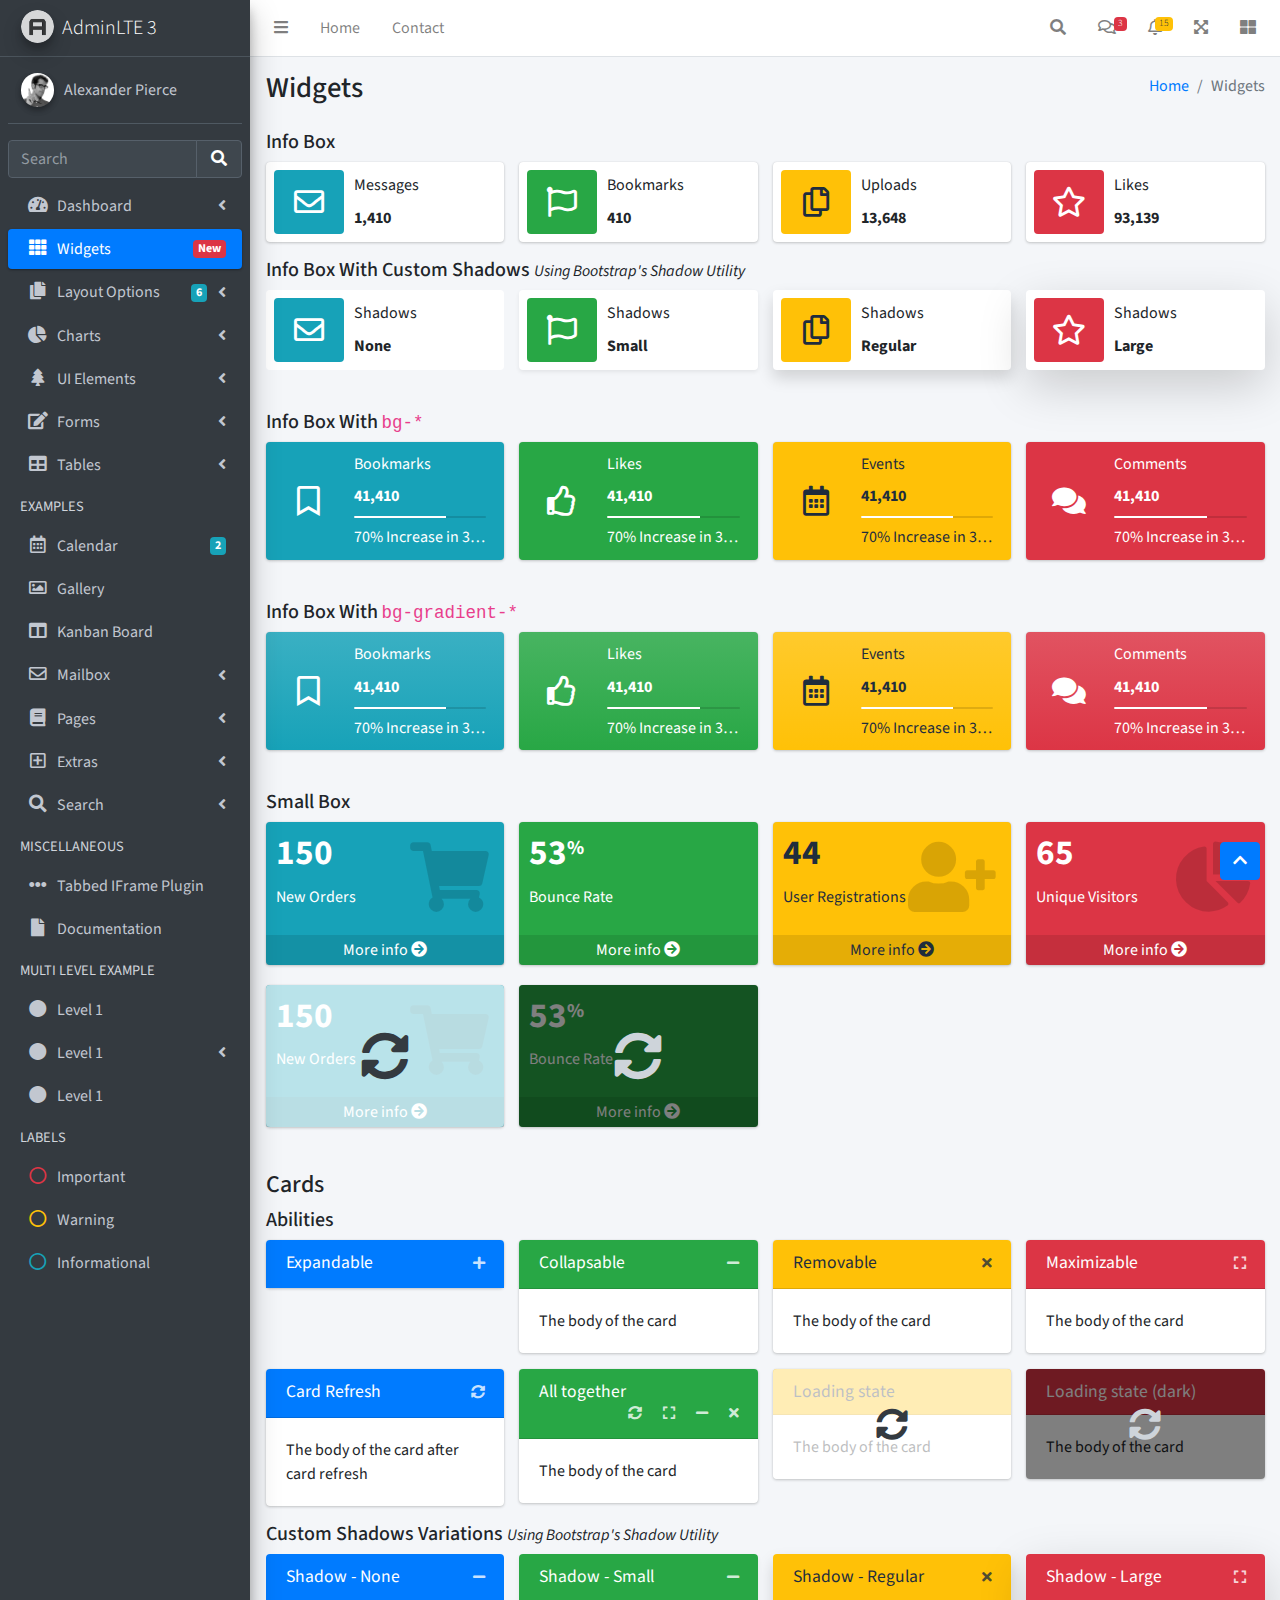
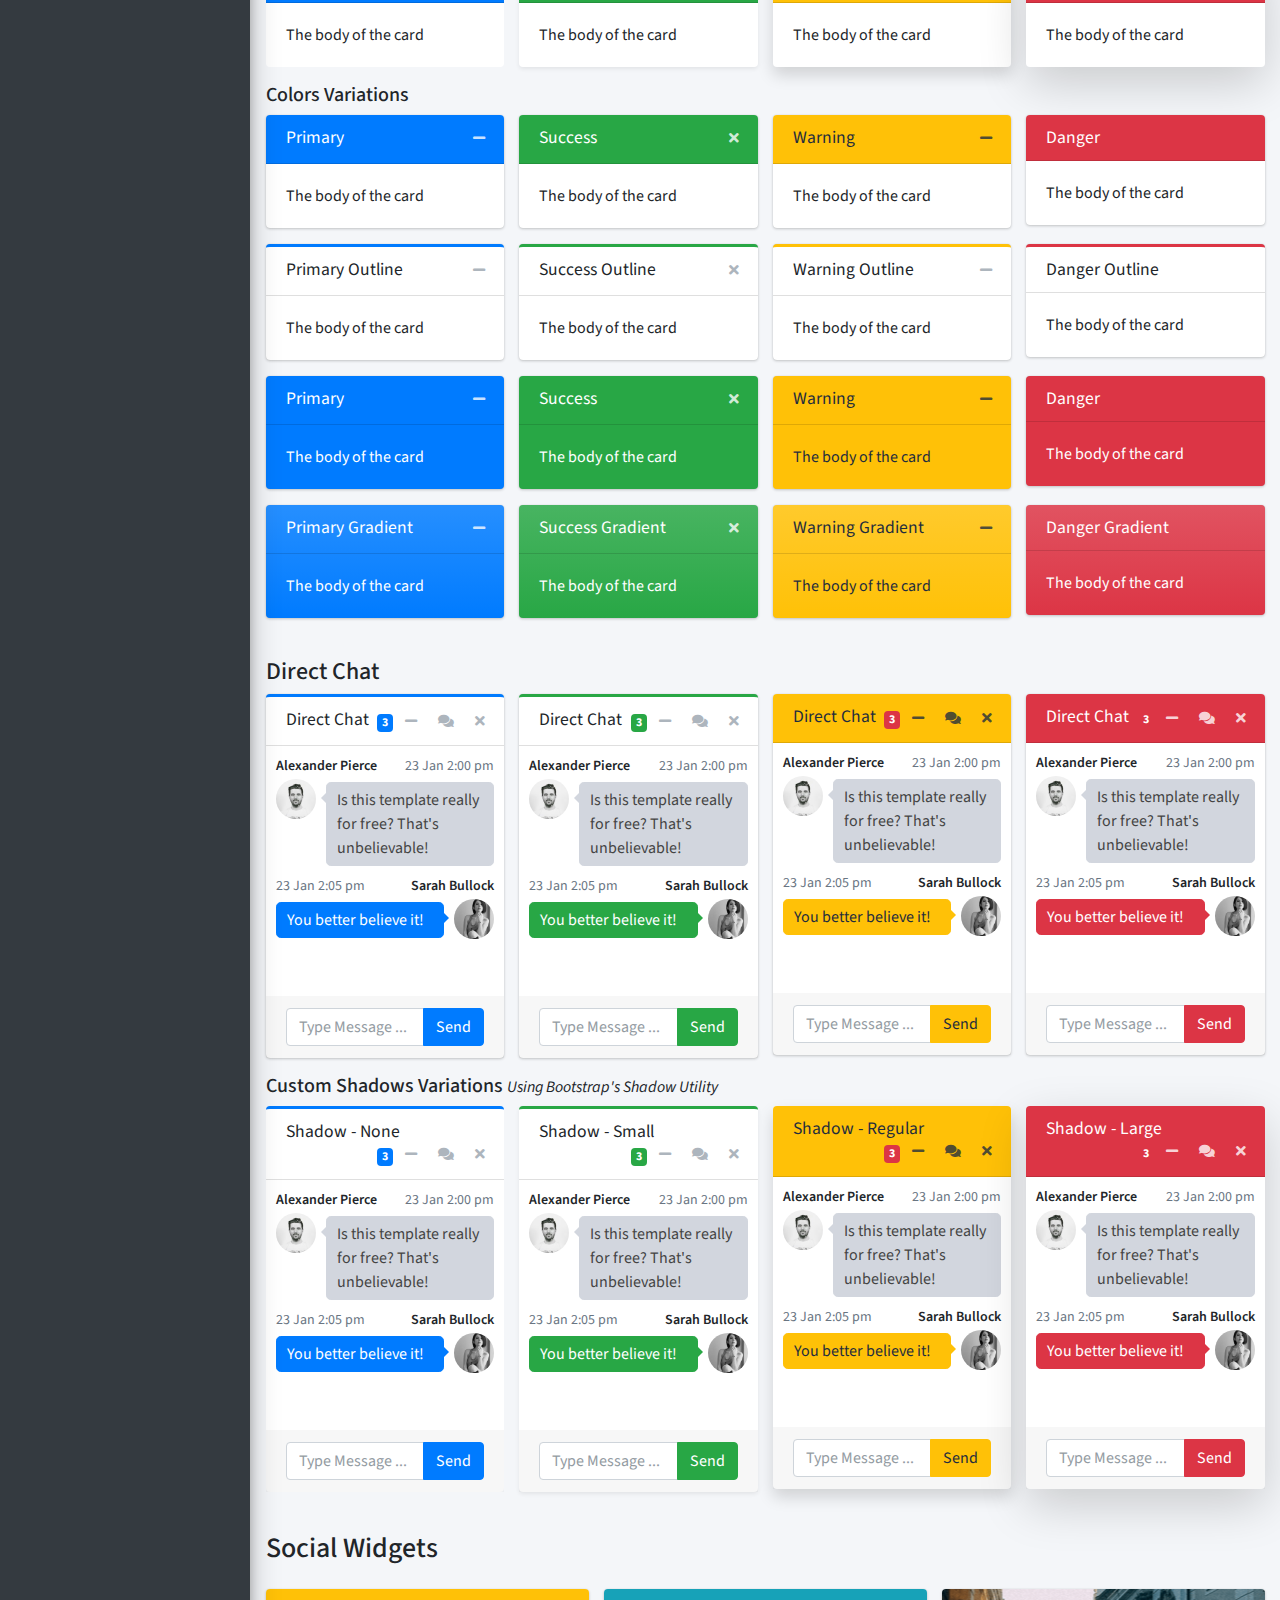
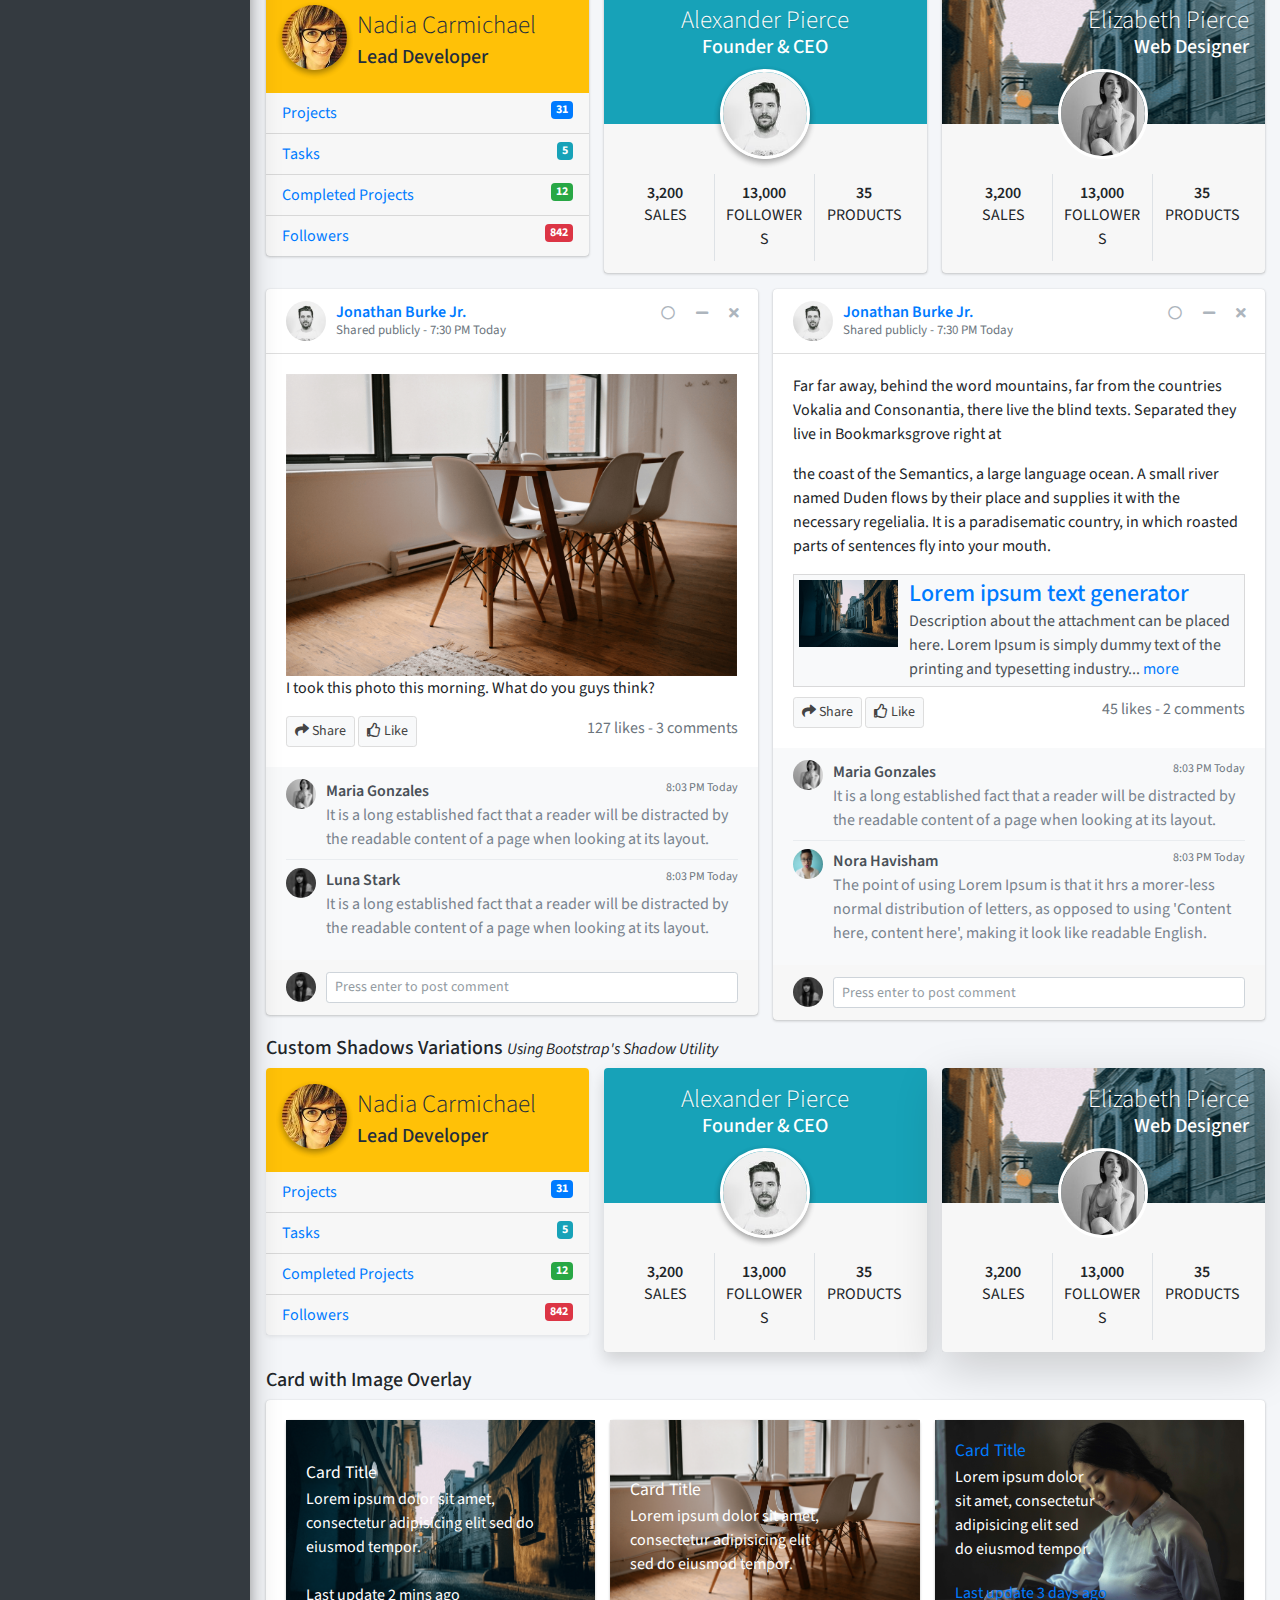
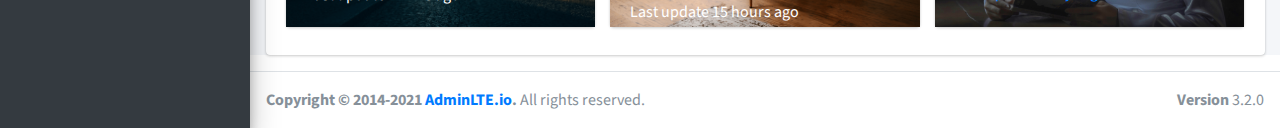
<file: smartphoneFE/src/main/resources/static/pages/widgets.html>
<!DOCTYPE html>
<html lang="en">
<head>
  <meta charset="utf-8">
  <meta name="viewport" content="width=device-width, initial-scale=1">
  <title>AdminLTE 3 | Widgets</title>

  <!-- Google Font: Source Sans Pro -->
  <link rel="stylesheet" href="https://fonts.googleapis.com/css?family=Source+Sans+Pro:300,400,400i,700&display=fallback">
  <!-- Font Awesome -->
  <link rel="stylesheet" href="../plugins/fontawesome-free/css/all.min.css">
  <!-- Ionicons -->
  <link rel="stylesheet" href="https://code.ionicframework.com/ionicons/2.0.1/css/ionicons.min.css">
  <!-- Theme style -->
  <link rel="stylesheet" href="../dist/css/adminlte.min.css">
</head>
<body class="hold-transition sidebar-mini">
<div class="wrapper">
  <!-- Navbar -->
  <nav class="main-header navbar navbar-expand navbar-white navbar-light">
    <!-- Left navbar links -->
    <ul class="navbar-nav">
      <li class="nav-item">
        <a class="nav-link" data-widget="pushmenu" href="#" role="button"><i class="fas fa-bars"></i></a>
      </li>
      <li class="nav-item d-none d-sm-inline-block">
        <a href="../index3.html" class="nav-link">Home</a>
      </li>
      <li class="nav-item d-none d-sm-inline-block">
        <a href="#" class="nav-link">Contact</a>
      </li>
    </ul>

    <!-- Right navbar links -->
    <ul class="navbar-nav ml-auto">
      <!-- Navbar Search -->
      <li class="nav-item">
        <a class="nav-link" data-widget="navbar-search" href="#" role="button">
          <i class="fas fa-search"></i>
        </a>
        <div class="navbar-search-block">
          <form class="form-inline">
            <div class="input-group input-group-sm">
              <input class="form-control form-control-navbar" type="search" placeholder="Search" aria-label="Search">
              <div class="input-group-append">
                <button class="btn btn-navbar" type="submit">
                  <i class="fas fa-search"></i>
                </button>
                <button class="btn btn-navbar" type="button" data-widget="navbar-search">
                  <i class="fas fa-times"></i>
                </button>
              </div>
            </div>
          </form>
        </div>
      </li>

      <!-- Messages Dropdown Menu -->
      <li class="nav-item dropdown">
        <a class="nav-link" data-toggle="dropdown" href="#">
          <i class="far fa-comments"></i>
          <span class="badge badge-danger navbar-badge">3</span>
        </a>
        <div class="dropdown-menu dropdown-menu-lg dropdown-menu-right">
          <a href="#" class="dropdown-item">
            <!-- Message Start -->
            <div class="media">
              <img src="../dist/img/user1-128x128.jpg" alt="User Avatar" class="img-size-50 mr-3 img-circle">
              <div class="media-body">
                <h3 class="dropdown-item-title">
                  Brad Diesel
                  <span class="float-right text-sm text-danger"><i class="fas fa-star"></i></span>
                </h3>
                <p class="text-sm">Call me whenever you can...</p>
                <p class="text-sm text-muted"><i class="far fa-clock mr-1"></i> 4 Hours Ago</p>
              </div>
            </div>
            <!-- Message End -->
          </a>
          <div class="dropdown-divider"></div>
          <a href="#" class="dropdown-item">
            <!-- Message Start -->
            <div class="media">
              <img src="../dist/img/user8-128x128.jpg" alt="User Avatar" class="img-size-50 img-circle mr-3">
              <div class="media-body">
                <h3 class="dropdown-item-title">
                  John Pierce
                  <span class="float-right text-sm text-muted"><i class="fas fa-star"></i></span>
                </h3>
                <p class="text-sm">I got your message bro</p>
                <p class="text-sm text-muted"><i class="far fa-clock mr-1"></i> 4 Hours Ago</p>
              </div>
            </div>
            <!-- Message End -->
          </a>
          <div class="dropdown-divider"></div>
          <a href="#" class="dropdown-item">
            <!-- Message Start -->
            <div class="media">
              <img src="../dist/img/user3-128x128.jpg" alt="User Avatar" class="img-size-50 img-circle mr-3">
              <div class="media-body">
                <h3 class="dropdown-item-title">
                  Nora Silvester
                  <span class="float-right text-sm text-warning"><i class="fas fa-star"></i></span>
                </h3>
                <p class="text-sm">The subject goes here</p>
                <p class="text-sm text-muted"><i class="far fa-clock mr-1"></i> 4 Hours Ago</p>
              </div>
            </div>
            <!-- Message End -->
          </a>
          <div class="dropdown-divider"></div>
          <a href="#" class="dropdown-item dropdown-footer">See All Messages</a>
        </div>
      </li>
      <!-- Notifications Dropdown Menu -->
      <li class="nav-item dropdown">
        <a class="nav-link" data-toggle="dropdown" href="#">
          <i class="far fa-bell"></i>
          <span class="badge badge-warning navbar-badge">15</span>
        </a>
        <div class="dropdown-menu dropdown-menu-lg dropdown-menu-right">
          <span class="dropdown-item dropdown-header">15 Notifications</span>
          <div class="dropdown-divider"></div>
          <a href="#" class="dropdown-item">
            <i class="fas fa-envelope mr-2"></i> 4 new messages
            <span class="float-right text-muted text-sm">3 mins</span>
          </a>
          <div class="dropdown-divider"></div>
          <a href="#" class="dropdown-item">
            <i class="fas fa-users mr-2"></i> 8 friend requests
            <span class="float-right text-muted text-sm">12 hours</span>
          </a>
          <div class="dropdown-divider"></div>
          <a href="#" class="dropdown-item">
            <i class="fas fa-file mr-2"></i> 3 new reports
            <span class="float-right text-muted text-sm">2 days</span>
          </a>
          <div class="dropdown-divider"></div>
          <a href="#" class="dropdown-item dropdown-footer">See All Notifications</a>
        </div>
      </li>
      <li class="nav-item">
        <a class="nav-link" data-widget="fullscreen" href="#" role="button">
          <i class="fas fa-expand-arrows-alt"></i>
        </a>
      </li>
      <li class="nav-item">
        <a class="nav-link" data-widget="control-sidebar" data-slide="true" href="#" role="button">
          <i class="fas fa-th-large"></i>
        </a>
      </li>
    </ul>
  </nav>
  <!-- /.navbar -->

  <!-- Main Sidebar Container -->
  <aside class="main-sidebar sidebar-dark-primary elevation-4">
    <!-- Brand Logo -->
    <a href="../index3.html" class="brand-link">
      <img src="../dist/img/AdminLTELogo.png" alt="AdminLTE Logo" class="brand-image img-circle elevation-3" style="opacity: .8">
      <span class="brand-text font-weight-light">AdminLTE 3</span>
    </a>

    <!-- Sidebar -->
    <div class="sidebar">
      <!-- Sidebar user panel (optional) -->
      <div class="user-panel mt-3 pb-3 mb-3 d-flex">
        <div class="image">
          <img src="../dist/img/user2-160x160.jpg" class="img-circle elevation-2" alt="User Image">
        </div>
        <div class="info">
          <a href="#" class="d-block">Alexander Pierce</a>
        </div>
      </div>

      <!-- SidebarSearch Form -->
      <div class="form-inline">
        <div class="input-group" data-widget="sidebar-search">
          <input class="form-control form-control-sidebar" type="search" placeholder="Search" aria-label="Search">
          <div class="input-group-append">
            <button class="btn btn-sidebar">
              <i class="fas fa-search fa-fw"></i>
            </button>
          </div>
        </div>
      </div>

      <!-- Sidebar Menu -->
      <nav class="mt-2">
        <ul class="nav nav-pills nav-sidebar flex-column" data-widget="treeview" role="menu" data-accordion="false">
          <!-- Add icons to the links using the .nav-icon class
               with font-awesome or any other icon font library -->
          <li class="nav-item">
            <a href="#" class="nav-link">
              <i class="nav-icon fas fa-tachometer-alt"></i>
              <p>
                Dashboard
                <i class="right fas fa-angle-left"></i>
              </p>
            </a>
            <ul class="nav nav-treeview">
              <li class="nav-item">
                <a href="../index.html" class="nav-link">
                  <i class="far fa-circle nav-icon"></i>
                  <p>Dashboard v1</p>
                </a>
              </li>
              <li class="nav-item">
                <a href="../index2.html" class="nav-link">
                  <i class="far fa-circle nav-icon"></i>
                  <p>Dashboard v2</p>
                </a>
              </li>
              <li class="nav-item">
                <a href="../index3.html" class="nav-link">
                  <i class="far fa-circle nav-icon"></i>
                  <p>Dashboard v3</p>
                </a>
              </li>
            </ul>
          </li>
          <li class="nav-item">
            <a href="widgets.html" class="nav-link active">
              <i class="nav-icon fas fa-th"></i>
              <p>
                Widgets
                <span class="right badge badge-danger">New</span>
              </p>
            </a>
          </li>
          <li class="nav-item">
            <a href="#" class="nav-link">
              <i class="nav-icon fas fa-copy"></i>
              <p>
                Layout Options
                <i class="fas fa-angle-left right"></i>
                <span class="badge badge-info right">6</span>
              </p>
            </a>
            <ul class="nav nav-treeview">
              <li class="nav-item">
                <a href="layout/top-nav.html" class="nav-link">
                  <i class="far fa-circle nav-icon"></i>
                  <p>Top Navigation</p>
                </a>
              </li>
              <li class="nav-item">
                <a href="layout/top-nav-sidebar.html" class="nav-link">
                  <i class="far fa-circle nav-icon"></i>
                  <p>Top Navigation + Sidebar</p>
                </a>
              </li>
              <li class="nav-item">
                <a href="layout/boxed.html" class="nav-link">
                  <i class="far fa-circle nav-icon"></i>
                  <p>Boxed</p>
                </a>
              </li>
              <li class="nav-item">
                <a href="layout/fixed-sidebar.html" class="nav-link">
                  <i class="far fa-circle nav-icon"></i>
                  <p>Fixed Sidebar</p>
                </a>
              </li>
              <li class="nav-item">
                <a href="layout/fixed-sidebar-custom.html" class="nav-link">
                  <i class="far fa-circle nav-icon"></i>
                  <p>Fixed Sidebar <small>+ Custom Area</small></p>
                </a>
              </li>
              <li class="nav-item">
                <a href="layout/fixed-topnav.html" class="nav-link">
                  <i class="far fa-circle nav-icon"></i>
                  <p>Fixed Navbar</p>
                </a>
              </li>
              <li class="nav-item">
                <a href="layout/fixed-footer.html" class="nav-link">
                  <i class="far fa-circle nav-icon"></i>
                  <p>Fixed Footer</p>
                </a>
              </li>
              <li class="nav-item">
                <a href="layout/collapsed-sidebar.html" class="nav-link">
                  <i class="far fa-circle nav-icon"></i>
                  <p>Collapsed Sidebar</p>
                </a>
              </li>
            </ul>
          </li>
          <li class="nav-item">
            <a href="#" class="nav-link">
              <i class="nav-icon fas fa-chart-pie"></i>
              <p>
                Charts
                <i class="right fas fa-angle-left"></i>
              </p>
            </a>
            <ul class="nav nav-treeview">
              <li class="nav-item">
                <a href="charts/chartjs.html" class="nav-link">
                  <i class="far fa-circle nav-icon"></i>
                  <p>ChartJS</p>
                </a>
              </li>
              <li class="nav-item">
                <a href="charts/flot.html" class="nav-link">
                  <i class="far fa-circle nav-icon"></i>
                  <p>Flot</p>
                </a>
              </li>
              <li class="nav-item">
                <a href="charts/inline.html" class="nav-link">
                  <i class="far fa-circle nav-icon"></i>
                  <p>Inline</p>
                </a>
              </li>
              <li class="nav-item">
                <a href="charts/uplot.html" class="nav-link">
                  <i class="far fa-circle nav-icon"></i>
                  <p>uPlot</p>
                </a>
              </li>
            </ul>
          </li>
          <li class="nav-item">
            <a href="#" class="nav-link">
              <i class="nav-icon fas fa-tree"></i>
              <p>
                UI Elements
                <i class="fas fa-angle-left right"></i>
              </p>
            </a>
            <ul class="nav nav-treeview">
              <li class="nav-item">
                <a href="UI/general.html" class="nav-link">
                  <i class="far fa-circle nav-icon"></i>
                  <p>General</p>
                </a>
              </li>
              <li class="nav-item">
                <a href="UI/icons.html" class="nav-link">
                  <i class="far fa-circle nav-icon"></i>
                  <p>Icons</p>
                </a>
              </li>
              <li class="nav-item">
                <a href="UI/buttons.html" class="nav-link">
                  <i class="far fa-circle nav-icon"></i>
                  <p>Buttons</p>
                </a>
              </li>
              <li class="nav-item">
                <a href="UI/sliders.html" class="nav-link">
                  <i class="far fa-circle nav-icon"></i>
                  <p>Sliders</p>
                </a>
              </li>
              <li class="nav-item">
                <a href="UI/modals.html" class="nav-link">
                  <i class="far fa-circle nav-icon"></i>
                  <p>Modals & Alerts</p>
                </a>
              </li>
              <li class="nav-item">
                <a href="UI/navbar.html" class="nav-link">
                  <i class="far fa-circle nav-icon"></i>
                  <p>Navbar & Tabs</p>
                </a>
              </li>
              <li class="nav-item">
                <a href="UI/timeline.html" class="nav-link">
                  <i class="far fa-circle nav-icon"></i>
                  <p>Timeline</p>
                </a>
              </li>
              <li class="nav-item">
                <a href="UI/ribbons.html" class="nav-link">
                  <i class="far fa-circle nav-icon"></i>
                  <p>Ribbons</p>
                </a>
              </li>
            </ul>
          </li>
          <li class="nav-item">
            <a href="#" class="nav-link">
              <i class="nav-icon fas fa-edit"></i>
              <p>
                Forms
                <i class="fas fa-angle-left right"></i>
              </p>
            </a>
            <ul class="nav nav-treeview">
              <li class="nav-item">
                <a href="forms/general.html" class="nav-link">
                  <i class="far fa-circle nav-icon"></i>
                  <p>General Elements</p>
                </a>
              </li>
              <li class="nav-item">
                <a href="forms/advanced.html" class="nav-link">
                  <i class="far fa-circle nav-icon"></i>
                  <p>Advanced Elements</p>
                </a>
              </li>
              <li class="nav-item">
                <a href="forms/editors.html" class="nav-link">
                  <i class="far fa-circle nav-icon"></i>
                  <p>Editors</p>
                </a>
              </li>
              <li class="nav-item">
                <a href="forms/validation.html" class="nav-link">
                  <i class="far fa-circle nav-icon"></i>
                  <p>Validation</p>
                </a>
              </li>
            </ul>
          </li>
          <li class="nav-item">
            <a href="#" class="nav-link">
              <i class="nav-icon fas fa-table"></i>
              <p>
                Tables
                <i class="fas fa-angle-left right"></i>
              </p>
            </a>
            <ul class="nav nav-treeview">
              <li class="nav-item">
                <a href="tables/simple.html" class="nav-link">
                  <i class="far fa-circle nav-icon"></i>
                  <p>Simple Tables</p>
                </a>
              </li>
              <li class="nav-item">
                <a href="tables/data.html" class="nav-link">
                  <i class="far fa-circle nav-icon"></i>
                  <p>DataTables</p>
                </a>
              </li>
              <li class="nav-item">
                <a href="tables/jsgrid.html" class="nav-link">
                  <i class="far fa-circle nav-icon"></i>
                  <p>jsGrid</p>
                </a>
              </li>
            </ul>
          </li>
          <li class="nav-header">EXAMPLES</li>
          <li class="nav-item">
            <a href="calendar.html" class="nav-link">
              <i class="nav-icon far fa-calendar-alt"></i>
              <p>
                Calendar
                <span class="badge badge-info right">2</span>
              </p>
            </a>
          </li>
          <li class="nav-item">
            <a href="gallery.html" class="nav-link">
              <i class="nav-icon far fa-image"></i>
              <p>
                Gallery
              </p>
            </a>
          </li>
          <li class="nav-item">
            <a href="kanban.html" class="nav-link">
              <i class="nav-icon fas fa-columns"></i>
              <p>
                Kanban Board
              </p>
            </a>
          </li>
          <li class="nav-item">
            <a href="#" class="nav-link">
              <i class="nav-icon far fa-envelope"></i>
              <p>
                Mailbox
                <i class="fas fa-angle-left right"></i>
              </p>
            </a>
            <ul class="nav nav-treeview">
              <li class="nav-item">
                <a href="mailbox/mailbox.html" class="nav-link">
                  <i class="far fa-circle nav-icon"></i>
                  <p>Inbox</p>
                </a>
              </li>
              <li class="nav-item">
                <a href="mailbox/compose.html" class="nav-link">
                  <i class="far fa-circle nav-icon"></i>
                  <p>Compose</p>
                </a>
              </li>
              <li class="nav-item">
                <a href="mailbox/read-mail.html" class="nav-link">
                  <i class="far fa-circle nav-icon"></i>
                  <p>Read</p>
                </a>
              </li>
            </ul>
          </li>
          <li class="nav-item">
            <a href="#" class="nav-link">
              <i class="nav-icon fas fa-book"></i>
              <p>
                Pages
                <i class="fas fa-angle-left right"></i>
              </p>
            </a>
            <ul class="nav nav-treeview">
              <li class="nav-item">
                <a href="examples/invoice.html" class="nav-link">
                  <i class="far fa-circle nav-icon"></i>
                  <p>Invoice</p>
                </a>
              </li>
              <li class="nav-item">
                <a href="examples/profile.html" class="nav-link">
                  <i class="far fa-circle nav-icon"></i>
                  <p>Profile</p>
                </a>
              </li>
              <li class="nav-item">
                <a href="examples/e-commerce.html" class="nav-link">
                  <i class="far fa-circle nav-icon"></i>
                  <p>E-commerce</p>
                </a>
              </li>
              <li class="nav-item">
                <a href="examples/projects.html" class="nav-link">
                  <i class="far fa-circle nav-icon"></i>
                  <p>Projects</p>
                </a>
              </li>
              <li class="nav-item">
                <a href="examples/project-add.html" class="nav-link">
                  <i class="far fa-circle nav-icon"></i>
                  <p>Project Add</p>
                </a>
              </li>
              <li class="nav-item">
                <a href="examples/project-edit.html" class="nav-link">
                  <i class="far fa-circle nav-icon"></i>
                  <p>Project Edit</p>
                </a>
              </li>
              <li class="nav-item">
                <a href="examples/project-detail.html" class="nav-link">
                  <i class="far fa-circle nav-icon"></i>
                  <p>Project Detail</p>
                </a>
              </li>
              <li class="nav-item">
                <a href="examples/contacts.html" class="nav-link">
                  <i class="far fa-circle nav-icon"></i>
                  <p>Contacts</p>
                </a>
              </li>
              <li class="nav-item">
                <a href="examples/faq.html" class="nav-link">
                  <i class="far fa-circle nav-icon"></i>
                  <p>FAQ</p>
                </a>
              </li>
              <li class="nav-item">
                <a href="examples/contact-us.html" class="nav-link">
                  <i class="far fa-circle nav-icon"></i>
                  <p>Contact us</p>
                </a>
              </li>
            </ul>
          </li>
          <li class="nav-item">
            <a href="#" class="nav-link">
              <i class="nav-icon far fa-plus-square"></i>
              <p>
                Extras
                <i class="fas fa-angle-left right"></i>
              </p>
            </a>
            <ul class="nav nav-treeview">
              <li class="nav-item">
                <a href="#" class="nav-link">
                  <i class="far fa-circle nav-icon"></i>
                  <p>
                    Login & Register v1
                    <i class="fas fa-angle-left right"></i>
                  </p>
                </a>
                <ul class="nav nav-treeview">
                  <li class="nav-item">
                    <a href="examples/login.html" class="nav-link">
                      <i class="far fa-circle nav-icon"></i>
                      <p>Login v1</p>
                    </a>
                  </li>
                  <li class="nav-item">
                    <a href="examples/register.html" class="nav-link">
                      <i class="far fa-circle nav-icon"></i>
                      <p>Register v1</p>
                    </a>
                  </li>
                  <li class="nav-item">
                    <a href="examples/forgot-password.html" class="nav-link">
                      <i class="far fa-circle nav-icon"></i>
                      <p>Forgot Password v1</p>
                    </a>
                  </li>
                  <li class="nav-item">
                    <a href="examples/recover-password.html" class="nav-link">
                      <i class="far fa-circle nav-icon"></i>
                      <p>Recover Password v1</p>
                    </a>
                  </li>
                </ul>
              </li>
              <li class="nav-item">
                <a href="#" class="nav-link">
                  <i class="far fa-circle nav-icon"></i>
                  <p>
                    Login & Register v2
                    <i class="fas fa-angle-left right"></i>
                  </p>
                </a>
                <ul class="nav nav-treeview">
                  <li class="nav-item">
                    <a href="examples/login-v2.html" class="nav-link">
                      <i class="far fa-circle nav-icon"></i>
                      <p>Login v2</p>
                    </a>
                  </li>
                  <li class="nav-item">
                    <a href="examples/register-v2.html" class="nav-link">
                      <i class="far fa-circle nav-icon"></i>
                      <p>Register v2</p>
                    </a>
                  </li>
                  <li class="nav-item">
                    <a href="examples/forgot-password-v2.html" class="nav-link">
                      <i class="far fa-circle nav-icon"></i>
                      <p>Forgot Password v2</p>
                    </a>
                  </li>
                  <li class="nav-item">
                    <a href="examples/recover-password-v2.html" class="nav-link">
                      <i class="far fa-circle nav-icon"></i>
                      <p>Recover Password v2</p>
                    </a>
                  </li>
                </ul>
              </li>
              <li class="nav-item">
                <a href="examples/lockscreen.html" class="nav-link">
                  <i class="far fa-circle nav-icon"></i>
                  <p>Lockscreen</p>
                </a>
              </li>
              <li class="nav-item">
                <a href="examples/legacy-user-menu.html" class="nav-link">
                  <i class="far fa-circle nav-icon"></i>
                  <p>Legacy User Menu</p>
                </a>
              </li>
              <li class="nav-item">
                <a href="examples/language-menu.html" class="nav-link">
                  <i class="far fa-circle nav-icon"></i>
                  <p>Language Menu</p>
                </a>
              </li>
              <li class="nav-item">
                <a href="examples/404.html" class="nav-link">
                  <i class="far fa-circle nav-icon"></i>
                  <p>Error 404</p>
                </a>
              </li>
              <li class="nav-item">
                <a href="examples/500.html" class="nav-link">
                  <i class="far fa-circle nav-icon"></i>
                  <p>Error 500</p>
                </a>
              </li>
              <li class="nav-item">
                <a href="examples/pace.html" class="nav-link">
                  <i class="far fa-circle nav-icon"></i>
                  <p>Pace</p>
                </a>
              </li>
              <li class="nav-item">
                <a href="examples/blank.html" class="nav-link">
                  <i class="far fa-circle nav-icon"></i>
                  <p>Blank Page</p>
                </a>
              </li>
              <li class="nav-item">
                <a href="../starter.html" class="nav-link">
                  <i class="far fa-circle nav-icon"></i>
                  <p>Starter Page</p>
                </a>
              </li>
            </ul>
          </li>
          <li class="nav-item">
            <a href="#" class="nav-link">
              <i class="nav-icon fas fa-search"></i>
              <p>
                Search
                <i class="fas fa-angle-left right"></i>
              </p>
            </a>
            <ul class="nav nav-treeview">
              <li class="nav-item">
                <a href="search/simple.html" class="nav-link">
                  <i class="far fa-circle nav-icon"></i>
                  <p>Simple Search</p>
                </a>
              </li>
              <li class="nav-item">
                <a href="search/enhanced.html" class="nav-link">
                  <i class="far fa-circle nav-icon"></i>
                  <p>Enhanced</p>
                </a>
              </li>
            </ul>
          </li>
          <li class="nav-header">MISCELLANEOUS</li>
          <li class="nav-item">
            <a href="../iframe.html" class="nav-link">
              <i class="nav-icon fas fa-ellipsis-h"></i>
              <p>Tabbed IFrame Plugin</p>
            </a>
          </li>
          <li class="nav-item">
            <a href="https://adminlte.io/docs/3.1/" class="nav-link">
              <i class="nav-icon fas fa-file"></i>
              <p>Documentation</p>
            </a>
          </li>
          <li class="nav-header">MULTI LEVEL EXAMPLE</li>
          <li class="nav-item">
            <a href="#" class="nav-link">
              <i class="fas fa-circle nav-icon"></i>
              <p>Level 1</p>
            </a>
          </li>
          <li class="nav-item">
            <a href="#" class="nav-link">
              <i class="nav-icon fas fa-circle"></i>
              <p>
                Level 1
                <i class="right fas fa-angle-left"></i>
              </p>
            </a>
            <ul class="nav nav-treeview">
              <li class="nav-item">
                <a href="#" class="nav-link">
                  <i class="far fa-circle nav-icon"></i>
                  <p>Level 2</p>
                </a>
              </li>
              <li class="nav-item">
                <a href="#" class="nav-link">
                  <i class="far fa-circle nav-icon"></i>
                  <p>
                    Level 2
                    <i class="right fas fa-angle-left"></i>
                  </p>
                </a>
                <ul class="nav nav-treeview">
                  <li class="nav-item">
                    <a href="#" class="nav-link">
                      <i class="far fa-dot-circle nav-icon"></i>
                      <p>Level 3</p>
                    </a>
                  </li>
                  <li class="nav-item">
                    <a href="#" class="nav-link">
                      <i class="far fa-dot-circle nav-icon"></i>
                      <p>Level 3</p>
                    </a>
                  </li>
                  <li class="nav-item">
                    <a href="#" class="nav-link">
                      <i class="far fa-dot-circle nav-icon"></i>
                      <p>Level 3</p>
                    </a>
                  </li>
                </ul>
              </li>
              <li class="nav-item">
                <a href="#" class="nav-link">
                  <i class="far fa-circle nav-icon"></i>
                  <p>Level 2</p>
                </a>
              </li>
            </ul>
          </li>
          <li class="nav-item">
            <a href="#" class="nav-link">
              <i class="fas fa-circle nav-icon"></i>
              <p>Level 1</p>
            </a>
          </li>
          <li class="nav-header">LABELS</li>
          <li class="nav-item">
            <a href="#" class="nav-link">
              <i class="nav-icon far fa-circle text-danger"></i>
              <p class="text">Important</p>
            </a>
          </li>
          <li class="nav-item">
            <a href="#" class="nav-link">
              <i class="nav-icon far fa-circle text-warning"></i>
              <p>Warning</p>
            </a>
          </li>
          <li class="nav-item">
            <a href="#" class="nav-link">
              <i class="nav-icon far fa-circle text-info"></i>
              <p>Informational</p>
            </a>
          </li>
        </ul>
      </nav>
      <!-- /.sidebar-menu -->
    </div>
    <!-- /.sidebar -->
  </aside>

  <!-- Content Wrapper. Contains page content -->
  <div class="content-wrapper">
    <!-- Content Header (Page header) -->
    <section class="content-header">
      <div class="container-fluid">
        <div class="row mb-2">
          <div class="col-sm-6">
            <h1>Widgets</h1>
          </div>
          <div class="col-sm-6">
            <ol class="breadcrumb float-sm-right">
              <li class="breadcrumb-item"><a href="#">Home</a></li>
              <li class="breadcrumb-item active">Widgets</li>
            </ol>
          </div>
        </div>
      </div><!-- /.container-fluid -->
    </section>

    <!-- Main content -->
    <section class="content">
      <div class="container-fluid">
        <h5 class="mb-2">Info Box</h5>
        <div class="row">
          <div class="col-md-3 col-sm-6 col-12">
            <div class="info-box">
              <span class="info-box-icon bg-info"><i class="far fa-envelope"></i></span>

              <div class="info-box-content">
                <span class="info-box-text">Messages</span>
                <span class="info-box-number">1,410</span>
              </div>
              <!-- /.info-box-content -->
            </div>
            <!-- /.info-box -->
          </div>
          <!-- /.col -->
          <div class="col-md-3 col-sm-6 col-12">
            <div class="info-box">
              <span class="info-box-icon bg-success"><i class="far fa-flag"></i></span>

              <div class="info-box-content">
                <span class="info-box-text">Bookmarks</span>
                <span class="info-box-number">410</span>
              </div>
              <!-- /.info-box-content -->
            </div>
            <!-- /.info-box -->
          </div>
          <!-- /.col -->
          <div class="col-md-3 col-sm-6 col-12">
            <div class="info-box">
              <span class="info-box-icon bg-warning"><i class="far fa-copy"></i></span>

              <div class="info-box-content">
                <span class="info-box-text">Uploads</span>
                <span class="info-box-number">13,648</span>
              </div>
              <!-- /.info-box-content -->
            </div>
            <!-- /.info-box -->
          </div>
          <!-- /.col -->
          <div class="col-md-3 col-sm-6 col-12">
            <div class="info-box">
              <span class="info-box-icon bg-danger"><i class="far fa-star"></i></span>

              <div class="info-box-content">
                <span class="info-box-text">Likes</span>
                <span class="info-box-number">93,139</span>
              </div>
              <!-- /.info-box-content -->
            </div>
            <!-- /.info-box -->
          </div>
          <!-- /.col -->
        </div>
        <!-- /.row -->

        <!-- =========================================================== -->
        <h5 class="mb-2">Info Box With Custom Shadows <small><i>Using Bootstrap's Shadow Utility</i></small></h5>
        <div class="row">
          <div class="col-md-3 col-sm-6 col-12">
            <div class="info-box shadow-none">
              <span class="info-box-icon bg-info"><i class="far fa-envelope"></i></span>

              <div class="info-box-content">
                <span class="info-box-text">Shadows</span>
                <span class="info-box-number">None</span>
              </div>
              <!-- /.info-box-content -->
            </div>
            <!-- /.info-box -->
          </div>
          <!-- /.col -->
          <div class="col-md-3 col-sm-6 col-12">
            <div class="info-box shadow-sm">
              <span class="info-box-icon bg-success"><i class="far fa-flag"></i></span>

              <div class="info-box-content">
                <span class="info-box-text">Shadows</span>
                <span class="info-box-number">Small</span>
              </div>
              <!-- /.info-box-content -->
            </div>
            <!-- /.info-box -->
          </div>
          <!-- /.col -->
          <div class="col-md-3 col-sm-6 col-12">
            <div class="info-box shadow">
              <span class="info-box-icon bg-warning"><i class="far fa-copy"></i></span>

              <div class="info-box-content">
                <span class="info-box-text">Shadows</span>
                <span class="info-box-number">Regular</span>
              </div>
              <!-- /.info-box-content -->
            </div>
            <!-- /.info-box -->
          </div>
          <!-- /.col -->
          <div class="col-md-3 col-sm-6 col-12">
            <div class="info-box shadow-lg">
              <span class="info-box-icon bg-danger"><i class="far fa-star"></i></span>

              <div class="info-box-content">
                <span class="info-box-text">Shadows</span>
                <span class="info-box-number">Large</span>
              </div>
              <!-- /.info-box-content -->
            </div>
            <!-- /.info-box -->
          </div>
          <!-- /.col -->
        </div>
        <!-- /.row -->

        <!-- =========================================================== -->
        <h5 class="mt-4 mb-2">Info Box With <code>bg-*</code></h5>
        <div class="row">
          <div class="col-md-3 col-sm-6 col-12">
            <div class="info-box bg-info">
              <span class="info-box-icon"><i class="far fa-bookmark"></i></span>

              <div class="info-box-content">
                <span class="info-box-text">Bookmarks</span>
                <span class="info-box-number">41,410</span>

                <div class="progress">
                  <div class="progress-bar" style="width: 70%"></div>
                </div>
                <span class="progress-description">
                  70% Increase in 30 Days
                </span>
              </div>
              <!-- /.info-box-content -->
            </div>
            <!-- /.info-box -->
          </div>
          <!-- /.col -->
          <div class="col-md-3 col-sm-6 col-12">
            <div class="info-box bg-success">
              <span class="info-box-icon"><i class="far fa-thumbs-up"></i></span>

              <div class="info-box-content">
                <span class="info-box-text">Likes</span>
                <span class="info-box-number">41,410</span>

                <div class="progress">
                  <div class="progress-bar" style="width: 70%"></div>
                </div>
                <span class="progress-description">
                  70% Increase in 30 Days
                </span>
              </div>
              <!-- /.info-box-content -->
            </div>
            <!-- /.info-box -->
          </div>
          <!-- /.col -->
          <div class="col-md-3 col-sm-6 col-12">
            <div class="info-box bg-warning">
              <span class="info-box-icon"><i class="far fa-calendar-alt"></i></span>

              <div class="info-box-content">
                <span class="info-box-text">Events</span>
                <span class="info-box-number">41,410</span>

                <div class="progress">
                  <div class="progress-bar" style="width: 70%"></div>
                </div>
                <span class="progress-description">
                  70% Increase in 30 Days
                </span>
              </div>
              <!-- /.info-box-content -->
            </div>
            <!-- /.info-box -->
          </div>
          <!-- /.col -->
          <div class="col-md-3 col-sm-6 col-12">
            <div class="info-box bg-danger">
              <span class="info-box-icon"><i class="fas fa-comments"></i></span>

              <div class="info-box-content">
                <span class="info-box-text">Comments</span>
                <span class="info-box-number">41,410</span>

                <div class="progress">
                  <div class="progress-bar" style="width: 70%"></div>
                </div>
                <span class="progress-description">
                  70% Increase in 30 Days
                </span>
              </div>
              <!-- /.info-box-content -->
            </div>
            <!-- /.info-box -->
          </div>
          <!-- /.col -->
        </div>
        <!-- /.row -->

        <!-- =========================================================== -->
        <h5 class="mt-4 mb-2">Info Box With <code>bg-gradient-*</code></h5>
        <div class="row">
          <div class="col-md-3 col-sm-6 col-12">
            <div class="info-box bg-gradient-info">
              <span class="info-box-icon"><i class="far fa-bookmark"></i></span>

              <div class="info-box-content">
                <span class="info-box-text">Bookmarks</span>
                <span class="info-box-number">41,410</span>

                <div class="progress">
                  <div class="progress-bar" style="width: 70%"></div>
                </div>
                <span class="progress-description">
                  70% Increase in 30 Days
                </span>
              </div>
              <!-- /.info-box-content -->
            </div>
            <!-- /.info-box -->
          </div>
          <!-- /.col -->
          <div class="col-md-3 col-sm-6 col-12">
            <div class="info-box bg-gradient-success">
              <span class="info-box-icon"><i class="far fa-thumbs-up"></i></span>

              <div class="info-box-content">
                <span class="info-box-text">Likes</span>
                <span class="info-box-number">41,410</span>

                <div class="progress">
                  <div class="progress-bar" style="width: 70%"></div>
                </div>
                <span class="progress-description">
                  70% Increase in 30 Days
                </span>
              </div>
              <!-- /.info-box-content -->
            </div>
            <!-- /.info-box -->
          </div>
          <!-- /.col -->
          <div class="col-md-3 col-sm-6 col-12">
            <div class="info-box bg-gradient-warning">
              <span class="info-box-icon"><i class="far fa-calendar-alt"></i></span>

              <div class="info-box-content">
                <span class="info-box-text">Events</span>
                <span class="info-box-number">41,410</span>

                <div class="progress">
                  <div class="progress-bar" style="width: 70%"></div>
                </div>
                <span class="progress-description">
                  70% Increase in 30 Days
                </span>
              </div>
              <!-- /.info-box-content -->
            </div>
            <!-- /.info-box -->
          </div>
          <!-- /.col -->
          <div class="col-md-3 col-sm-6 col-12">
            <div class="info-box bg-gradient-danger">
              <span class="info-box-icon"><i class="fas fa-comments"></i></span>

              <div class="info-box-content">
                <span class="info-box-text">Comments</span>
                <span class="info-box-number">41,410</span>

                <div class="progress">
                  <div class="progress-bar" style="width: 70%"></div>
                </div>
                <span class="progress-description">
                  70% Increase in 30 Days
                </span>
              </div>
              <!-- /.info-box-content -->
            </div>
            <!-- /.info-box -->
          </div>
          <!-- /.col -->
        </div>
        <!-- /.row -->

        <!-- =========================================================== -->

        <!-- Small Box (Stat card) -->
        <h5 class="mb-2 mt-4">Small Box</h5>
        <div class="row">
          <div class="col-lg-3 col-6">
            <!-- small card -->
            <div class="small-box bg-info">
              <div class="inner">
                <h3>150</h3>

                <p>New Orders</p>
              </div>
              <div class="icon">
                <i class="fas fa-shopping-cart"></i>
              </div>
              <a href="#" class="small-box-footer">
                More info <i class="fas fa-arrow-circle-right"></i>
              </a>
            </div>
          </div>
          <!-- ./col -->
          <div class="col-lg-3 col-6">
            <!-- small card -->
            <div class="small-box bg-success">
              <div class="inner">
                <h3>53<sup style="font-size: 20px">%</sup></h3>

                <p>Bounce Rate</p>
              </div>
              <div class="icon">
                <i class="ion ion-stats-bars"></i>
              </div>
              <a href="#" class="small-box-footer">
                More info <i class="fas fa-arrow-circle-right"></i>
              </a>
            </div>
          </div>
          <!-- ./col -->
          <div class="col-lg-3 col-6">
            <!-- small card -->
            <div class="small-box bg-warning">
              <div class="inner">
                <h3>44</h3>

                <p>User Registrations</p>
              </div>
              <div class="icon">
                <i class="fas fa-user-plus"></i>
              </div>
              <a href="#" class="small-box-footer">
                More info <i class="fas fa-arrow-circle-right"></i>
              </a>
            </div>
          </div>
          <!-- ./col -->
          <div class="col-lg-3 col-6">
            <!-- small card -->
            <div class="small-box bg-danger">
              <div class="inner">
                <h3>65</h3>

                <p>Unique Visitors</p>
              </div>
              <div class="icon">
                <i class="fas fa-chart-pie"></i>
              </div>
              <a href="#" class="small-box-footer">
                More info <i class="fas fa-arrow-circle-right"></i>
              </a>
            </div>
          </div>
          <!-- ./col -->
        </div>
        <!-- /.row -->

        <!-- Small Box (Stat card) -->
        <div class="row">
          <div class="col-lg-3 col-6">
            <!-- small card -->
            <div class="small-box bg-info">
              <!-- Loading (remove the following to stop the loading)-->
              <div class="overlay">
                <i class="fas fa-3x fa-sync-alt"></i>
              </div>
              <!-- end loading -->
              <div class="inner">
                <h3>150</h3>

                <p>New Orders</p>
              </div>
              <div class="icon">
                <i class="fas fa-shopping-cart"></i>
              </div>
              <a href="#" class="small-box-footer">
                More info <i class="fas fa-arrow-circle-right"></i>
              </a>
            </div>
          </div>
          <!-- ./col -->
          <div class="col-lg-3 col-6">
            <!-- small card -->
            <div class="small-box bg-success">
              <!-- Loading (remove the following to stop the loading)-->
              <div class="overlay dark">
                <i class="fas fa-3x fa-sync-alt"></i>
              </div>
              <!-- end loading -->
              <div class="inner">
                <h3>53<sup style="font-size: 20px">%</sup></h3>

                <p>Bounce Rate</p>
              </div>
              <div class="icon">
                <i class="ion ion-stats-bars"></i>
              </div>
              <a href="#" class="small-box-footer">
                More info <i class="fas fa-arrow-circle-right"></i>
              </a>
            </div>
          </div>
          <!-- ./col -->
        </div>
        <!-- /.row -->

        <!-- =========================================================== -->
        <h4 class="mb-2 mt-4">Cards</h4>
        <h5 class="mb-2">Abilities</h5>
        <div class="row">
          <div class="col-md-3">
            <div class="card card-primary collapsed-card">
              <div class="card-header">
                <h3 class="card-title">Expandable</h3>

                <div class="card-tools">
                  <button type="button" class="btn btn-tool" data-card-widget="collapse"><i class="fas fa-plus"></i>
                  </button>
                </div>
                <!-- /.card-tools -->
              </div>
              <!-- /.card-header -->
              <div class="card-body">
                The body of the card
              </div>
              <!-- /.card-body -->
            </div>
            <!-- /.card -->
          </div>
          <!-- /.col -->
          <div class="col-md-3">
            <div class="card card-success">
              <div class="card-header">
                <h3 class="card-title">Collapsable</h3>

                <div class="card-tools">
                  <button type="button" class="btn btn-tool" data-card-widget="collapse"><i class="fas fa-minus"></i>
                  </button>
                </div>
                <!-- /.card-tools -->
              </div>
              <!-- /.card-header -->
              <div class="card-body">
                The body of the card
              </div>
              <!-- /.card-body -->
            </div>
            <!-- /.card -->
          </div>
          <!-- /.col -->
          <div class="col-md-3">
            <div class="card card-warning">
              <div class="card-header">
                <h3 class="card-title">Removable</h3>

                <div class="card-tools">
                  <button type="button" class="btn btn-tool" data-card-widget="remove"><i class="fas fa-times"></i>
                  </button>
                </div>
                <!-- /.card-tools -->
              </div>
              <!-- /.card-header -->
              <div class="card-body">
                The body of the card
              </div>
              <!-- /.card-body -->
            </div>
            <!-- /.card -->
          </div>
          <!-- /.col -->
          <div class="col-md-3">
            <div class="card card-danger">
              <div class="card-header">
                <h3 class="card-title">Maximizable</h3>

                <div class="card-tools">
                  <button type="button" class="btn btn-tool" data-card-widget="maximize"><i class="fas fa-expand"></i>
                  </button>
                </div>
                <!-- /.card-tools -->
              </div>
              <!-- /.card-header -->
              <div class="card-body">
                The body of the card
              </div>
              <!-- /.card-body -->
            </div>
            <!-- /.card -->
          </div>
          <!-- /.col -->
        </div>
        <!-- /.row -->

        <div class="row">
          <div class="col-md-3">
            <div class="card card-primary">
              <div class="card-header">
                <h3 class="card-title">Card Refresh</h3>

                <div class="card-tools">
                  <button type="button" class="btn btn-tool" data-card-widget="card-refresh" data-source="widgets.html" data-source-selector="#card-refresh-content">
                    <i class="fas fa-sync-alt"></i>
                  </button>
                </div>
                <!-- /.card-tools -->
              </div>
              <!-- /.card-header -->
              <div class="card-body">
                The body of the card
              </div>
              <!-- /.card-body -->
            </div>
            <!-- /.card -->
            <div class="d-none" id="card-refresh-content">
                The body of the card after card refresh
            </div>
          </div>
          <!-- /.col -->
          <div class="col-md-3">
            <div class="card card-success">
              <div class="card-header">
                <h3 class="card-title">All together</h3>

                <div class="card-tools">
                  <button type="button" class="btn btn-tool" data-card-widget="card-refresh" data-source="widgets.html" data-source-selector="#card-refresh-content" data-load-on-init="false">
                    <i class="fas fa-sync-alt"></i>
                  </button>
                  <button type="button" class="btn btn-tool" data-card-widget="maximize">
                    <i class="fas fa-expand"></i>
                  </button>
                  <button type="button" class="btn btn-tool" data-card-widget="collapse">
                    <i class="fas fa-minus"></i>
                  </button>
                  <button type="button" class="btn btn-tool" data-card-widget="remove">
                    <i class="fas fa-times"></i>
                  </button>
                </div>
                <!-- /.card-tools -->
              </div>
              <!-- /.card-header -->
              <div class="card-body">
                The body of the card
              </div>
              <!-- /.card-body -->
            </div>
            <!-- /.card -->
          </div>
          <!-- /.col -->
          <div class="col-md-3">
            <div class="card card-warning">
              <div class="card-header">
                <h3 class="card-title">Loading state</h3>
              </div>
              <div class="card-body">
                The body of the card
              </div>
              <!-- /.card-body -->
              <!-- Loading (remove the following to stop the loading)-->
              <div class="overlay">
                <i class="fas fa-2x fa-sync-alt"></i>
              </div>
              <!-- end loading -->
            </div>
            <!-- /.card -->
          </div>
          <!-- /.col -->
          <div class="col-md-3">
            <div class="card card-danger">
              <div class="card-header">
                <h3 class="card-title">Loading state (dark)</h3>
              </div>
              <div class="card-body">
                The body of the card
              </div>
              <!-- /.card-body -->
              <!-- Loading (remove the following to stop the loading)-->
              <div class="overlay dark">
                <i class="fas fa-2x fa-sync-alt"></i>
              </div>
              <!-- end loading -->
            </div>
            <!-- /.card -->
          </div>
          <!-- /.col -->
        </div>
        <!-- /.row -->

        <!-- =========================================================== -->
        <h5 class="mb-2">Custom Shadows Variations <small><i>Using Bootstrap's Shadow Utility</i></small></h5>
        <div class="row">
          <div class="col-md-3">
            <div class="card card-primary shadow-none">
              <div class="card-header">
                <h3 class="card-title">Shadow - None</h3>

                <div class="card-tools">
                  <button type="button" class="btn btn-tool" data-card-widget="collapse">
                    <i class="fas fa-minus"></i>
                  </button>
                </div>
                <!-- /.card-tools -->
              </div>
              <!-- /.card-header -->
              <div class="card-body">
                The body of the card
              </div>
              <!-- /.card-body -->
            </div>
            <!-- /.card -->
          </div>
          <!-- /.col -->
          <div class="col-md-3">
            <div class="card card-success shadow-sm">
              <div class="card-header">
                <h3 class="card-title">Shadow - Small</h3>

                <div class="card-tools">
                  <button type="button" class="btn btn-tool" data-card-widget="collapse">
                    <i class="fas fa-minus"></i>
                  </button>
                </div>
                <!-- /.card-tools -->
              </div>
              <!-- /.card-header -->
              <div class="card-body">
                The body of the card
              </div>
              <!-- /.card-body -->
            </div>
            <!-- /.card -->
          </div>
          <!-- /.col -->
          <div class="col-md-3">
            <div class="card card-warning shadow">
              <div class="card-header">
                <h3 class="card-title">Shadow - Regular</h3>

                <div class="card-tools">
                  <button type="button" class="btn btn-tool" data-card-widget="remove"><i class="fas fa-times"></i>
                  </button>
                </div>
                <!-- /.card-tools -->
              </div>
              <!-- /.card-header -->
              <div class="card-body">
                The body of the card
              </div>
              <!-- /.card-body -->
            </div>
            <!-- /.card -->
          </div>
          <!-- /.col -->
          <div class="col-md-3">
            <div class="card card-danger shadow-lg">
              <div class="card-header">
                <h3 class="card-title">Shadow - Large</h3>

                <div class="card-tools">
                  <button type="button" class="btn btn-tool" data-card-widget="maximize"><i class="fas fa-expand"></i>
                  </button>
                </div>
                <!-- /.card-tools -->
              </div>
              <!-- /.card-header -->
              <div class="card-body">
                The body of the card
              </div>
              <!-- /.card-body -->
            </div>
            <!-- /.card -->
          </div>
          <!-- /.col -->
        </div>
        <!-- /.row -->

        <!-- =========================================================== -->

        <h5 class="mb-2">Colors Variations</h5>

        <div class="row">
          <div class="col-md-3">
            <div class="card card-primary">
              <div class="card-header">
                <h3 class="card-title">Primary</h3>

                <div class="card-tools">
                  <button type="button" class="btn btn-tool" data-card-widget="collapse">
                    <i class="fas fa-minus"></i>
                  </button>
                </div>
                <!-- /.card-tools -->
              </div>
              <!-- /.card-header -->
              <div class="card-body">
                The body of the card
              </div>
              <!-- /.card-body -->
            </div>
            <!-- /.card -->
          </div>
          <!-- /.col -->
          <div class="col-md-3">
            <div class="card card-success">
              <div class="card-header">
                <h3 class="card-title">Success</h3>

                <div class="card-tools">
                  <button type="button" class="btn btn-tool" data-card-widget="remove"><i class="fas fa-times"></i>
                  </button>
                </div>
                <!-- /.card-tools -->
              </div>
              <!-- /.card-header -->
              <div class="card-body">
                The body of the card
              </div>
              <!-- /.card-body -->
            </div>
            <!-- /.card -->
          </div>
          <!-- /.col -->
          <div class="col-md-3">
            <div class="card card-warning">
              <div class="card-header">
                <h3 class="card-title">Warning</h3>

                <div class="card-tools">
                  <button type="button" class="btn btn-tool" data-card-widget="collapse">
                    <i class="fas fa-minus"></i>
                  </button>
                </div>
                <!-- /.card-tools -->
              </div>
              <!-- /.card-header -->
              <div class="card-body">
                The body of the card
              </div>
              <!-- /.card-body -->
            </div>
            <!-- /.card -->
          </div>
          <!-- /.col -->
          <div class="col-md-3">
            <div class="card card-danger">
              <div class="card-header">
                <h3 class="card-title">Danger</h3>
              </div>
              <div class="card-body">
                The body of the card
              </div>
              <!-- /.card-body -->
            </div>
            <!-- /.card -->
          </div>
          <!-- /.col -->
        </div>
        <!-- /.row -->

        <div class="row">
          <div class="col-md-3">
            <div class="card card-outline card-primary">
              <div class="card-header">
                <h3 class="card-title">Primary Outline</h3>

                <div class="card-tools">
                  <button type="button" class="btn btn-tool" data-card-widget="collapse">
                    <i class="fas fa-minus"></i>
                  </button>
                </div>
                <!-- /.card-tools -->
              </div>
              <!-- /.card-header -->
              <div class="card-body">
                The body of the card
              </div>
              <!-- /.card-body -->
            </div>
            <!-- /.card -->
          </div>
          <!-- /.col -->
          <div class="col-md-3">
            <div class="card card-outline card-success">
              <div class="card-header">
                <h3 class="card-title">Success Outline</h3>

                <div class="card-tools">
                  <button type="button" class="btn btn-tool" data-card-widget="remove"><i class="fas fa-times"></i>
                  </button>
                </div>
                <!-- /.card-tools -->
              </div>
              <!-- /.card-header -->
              <div class="card-body">
                The body of the card
              </div>
              <!-- /.card-body -->
            </div>
            <!-- /.card -->
          </div>
          <!-- /.col -->
          <div class="col-md-3">
            <div class="card card-outline card-warning">
              <div class="card-header">
                <h3 class="card-title">Warning Outline</h3>

                <div class="card-tools">
                  <button type="button" class="btn btn-tool" data-card-widget="collapse">
                    <i class="fas fa-minus"></i>
                  </button>
                </div>
                <!-- /.card-tools -->
              </div>
              <!-- /.card-header -->
              <div class="card-body">
                The body of the card
              </div>
              <!-- /.card-body -->
            </div>
            <!-- /.card -->
          </div>
          <!-- /.col -->
          <div class="col-md-3">
            <div class="card card-outline card-danger">
              <div class="card-header">
                <h3 class="card-title">Danger Outline</h3>
              </div>
              <div class="card-body">
                The body of the card
              </div>
              <!-- /.card-body -->
            </div>
            <!-- /.card -->
          </div>
          <!-- /.col -->
        </div>
        <!-- /.row -->

        <div class="row">
          <div class="col-md-3">
            <div class="card bg-primary">
              <div class="card-header">
                <h3 class="card-title">Primary</h3>

                <div class="card-tools">
                  <button type="button" class="btn btn-tool" data-card-widget="collapse">
                    <i class="fas fa-minus"></i>
                  </button>
                </div>
                <!-- /.card-tools -->
              </div>
              <!-- /.card-header -->
              <div class="card-body">
                The body of the card
              </div>
              <!-- /.card-body -->
            </div>
            <!-- /.card -->
          </div>
          <!-- /.col -->
          <div class="col-md-3">
            <div class="card bg-success">
              <div class="card-header">
                <h3 class="card-title">Success</h3>

                <div class="card-tools">
                  <button type="button" class="btn btn-tool" data-card-widget="remove"><i class="fas fa-times"></i>
                  </button>
                </div>
                <!-- /.card-tools -->
              </div>
              <!-- /.card-header -->
              <div class="card-body">
                The body of the card
              </div>
              <!-- /.card-body -->
            </div>
            <!-- /.card -->
          </div>
          <!-- /.col -->
          <div class="col-md-3">
            <div class="card bg-warning">
              <div class="card-header">
                <h3 class="card-title">Warning</h3>

                <div class="card-tools">
                  <button type="button" class="btn btn-tool" data-card-widget="collapse">
                    <i class="fas fa-minus"></i>
                  </button>
                </div>
                <!-- /.card-tools -->
              </div>
              <!-- /.card-header -->
              <div class="card-body">
                The body of the card
              </div>
              <!-- /.card-body -->
            </div>
            <!-- /.card -->
          </div>
          <!-- /.col -->
          <div class="col-md-3">
            <div class="card bg-danger">
              <div class="card-header">
                <h3 class="card-title">Danger</h3>
              </div>
              <div class="card-body">
                The body of the card
              </div>
              <!-- /.card-body -->
            </div>
            <!-- /.card -->
          </div>
          <!-- /.col -->
        </div>
        <!-- /.row -->

        <div class="row">
          <div class="col-md-3">
            <div class="card bg-gradient-primary">
              <div class="card-header">
                <h3 class="card-title">Primary Gradient</h3>

                <div class="card-tools">
                  <button type="button" class="btn btn-tool" data-card-widget="collapse">
                    <i class="fas fa-minus"></i>
                  </button>
                </div>
                <!-- /.card-tools -->
              </div>
              <!-- /.card-header -->
              <div class="card-body">
                The body of the card
              </div>
              <!-- /.card-body -->
            </div>
            <!-- /.card -->
          </div>
          <!-- /.col -->
          <div class="col-md-3">
            <div class="card bg-gradient-success">
              <div class="card-header">
                <h3 class="card-title">Success Gradient</h3>

                <div class="card-tools">
                  <button type="button" class="btn btn-tool" data-card-widget="remove"><i class="fas fa-times"></i>
                  </button>
                </div>
                <!-- /.card-tools -->
              </div>
              <!-- /.card-header -->
              <div class="card-body">
                The body of the card
              </div>
              <!-- /.card-body -->
            </div>
            <!-- /.card -->
          </div>
          <!-- /.col -->
          <div class="col-md-3">
            <div class="card bg-gradient-warning">
              <div class="card-header">
                <h3 class="card-title">Warning Gradient</h3>

                <div class="card-tools">
                  <button type="button" class="btn btn-tool" data-card-widget="collapse">
                    <i class="fas fa-minus"></i>
                  </button>
                </div>
                <!-- /.card-tools -->
              </div>
              <!-- /.card-header -->
              <div class="card-body">
                The body of the card
              </div>
              <!-- /.card-body -->
            </div>
            <!-- /.card -->
          </div>
          <!-- /.col -->
          <div class="col-md-3">
            <div class="card bg-gradient-danger">
              <div class="card-header">
                <h3 class="card-title">Danger Gradient</h3>
              </div>
              <div class="card-body">
                The body of the card
              </div>
              <!-- /.card-body -->
            </div>
            <!-- /.card -->
          </div>
          <!-- /.col -->
        </div>
        <!-- /.row -->

        <!-- =========================================================== -->

        <!-- Direct Chat -->
        <h4 class="mt-4 mb-2">Direct Chat</h4>
        <div class="row">
          <div class="col-md-3">
            <!-- DIRECT CHAT PRIMARY -->
            <div class="card card-primary card-outline direct-chat direct-chat-primary">
              <div class="card-header">
                <h3 class="card-title">Direct Chat</h3>

                <div class="card-tools">
                  <span title="3 New Messages" class="badge bg-primary">3</span>
                  <button type="button" class="btn btn-tool" data-card-widget="collapse">
                      <i class="fas fa-minus"></i>
                  </button>
                  <button type="button" class="btn btn-tool" title="Contacts" data-widget="chat-pane-toggle">
                    <i class="fas fa-comments"></i>
                  </button>
                  <button type="button" class="btn btn-tool" data-card-widget="remove">
                    <i class="fas fa-times"></i>
                  </button>
                </div>
              </div>
              <!-- /.card-header -->
              <div class="card-body">
                <!-- Conversations are loaded here -->
                <div class="direct-chat-messages">
                  <!-- Message. Default to the left -->
                  <div class="direct-chat-msg">
                    <div class="direct-chat-infos clearfix">
                      <span class="direct-chat-name float-left">Alexander Pierce</span>
                      <span class="direct-chat-timestamp float-right">23 Jan 2:00 pm</span>
                    </div>
                    <!-- /.direct-chat-infos -->
                    <img class="direct-chat-img" src="../dist/img/user1-128x128.jpg" alt="Message User Image">
                    <!-- /.direct-chat-img -->
                    <div class="direct-chat-text">
                      Is this template really for free? That's unbelievable!
                    </div>
                    <!-- /.direct-chat-text -->
                  </div>
                  <!-- /.direct-chat-msg -->

                  <!-- Message to the right -->
                  <div class="direct-chat-msg right">
                    <div class="direct-chat-infos clearfix">
                      <span class="direct-chat-name float-right">Sarah Bullock</span>
                      <span class="direct-chat-timestamp float-left">23 Jan 2:05 pm</span>
                    </div>
                    <!-- /.direct-chat-infos -->
                    <img class="direct-chat-img" src="../dist/img/user3-128x128.jpg" alt="Message User Image">
                    <!-- /.direct-chat-img -->
                    <div class="direct-chat-text">
                      You better believe it!
                    </div>
                    <!-- /.direct-chat-text -->
                  </div>
                  <!-- /.direct-chat-msg -->
                </div>
                <!--/.direct-chat-messages-->

                <!-- Contacts are loaded here -->
                <div class="direct-chat-contacts">
                  <ul class="contacts-list">
                    <li>
                      <a href="#">
                        <img class="contacts-list-img" src="../dist/img/user1-128x128.jpg" alt="User Avatar">

                        <div class="contacts-list-info">
                          <span class="contacts-list-name">
                            Count Dracula
                            <small class="contacts-list-date float-right">2/28/2015</small>
                          </span>
                          <span class="contacts-list-msg">How have you been? I was...</span>
                        </div>
                        <!-- /.contacts-list-info -->
                      </a>
                    </li>
                    <!-- End Contact Item -->
                  </ul>
                  <!-- /.contatcts-list -->
                </div>
                <!-- /.direct-chat-pane -->
              </div>
              <!-- /.card-body -->
              <div class="card-footer">
                <form action="#" method="post">
                  <div class="input-group">
                    <input type="text" name="message" placeholder="Type Message ..." class="form-control">
                    <span class="input-group-append">
                      <button type="submit" class="btn btn-primary">Send</button>
                    </span>
                  </div>
                </form>
              </div>
              <!-- /.card-footer-->
            </div>
            <!--/.direct-chat -->
          </div>
          <!-- /.col -->

          <div class="col-md-3">
            <!-- DIRECT CHAT SUCCESS -->
            <div class="card card-success card-outline direct-chat direct-chat-success">
              <div class="card-header">
                <h3 class="card-title">Direct Chat</h3>

                <div class="card-tools">
                  <span title="3 New Messages" class="badge bg-success">3</span>
                  <button type="button" class="btn btn-tool" data-card-widget="collapse">
                    <i class="fas fa-minus"></i>
                  </button>
                  <button type="button" class="btn btn-tool" title="Contacts" data-widget="chat-pane-toggle">
                    <i class="fas fa-comments"></i>
                  </button>
                  <button type="button" class="btn btn-tool" data-card-widget="remove">
                    <i class="fas fa-times"></i>
                  </button>
                </div>
              </div>
              <!-- /.card-header -->
              <div class="card-body">
                <!-- Conversations are loaded here -->
                <div class="direct-chat-messages">
                  <!-- Message. Default to the left -->
                  <div class="direct-chat-msg">
                    <div class="direct-chat-infos clearfix">
                      <span class="direct-chat-name float-left">Alexander Pierce</span>
                      <span class="direct-chat-timestamp float-right">23 Jan 2:00 pm</span>
                    </div>
                    <!-- /.direct-chat-infos -->
                    <img class="direct-chat-img" src="../dist/img/user1-128x128.jpg" alt="Message User Image">
                    <!-- /.direct-chat-img -->
                    <div class="direct-chat-text">
                      Is this template really for free? That's unbelievable!
                    </div>
                    <!-- /.direct-chat-text -->
                  </div>
                  <!-- /.direct-chat-msg -->

                  <!-- Message to the right -->
                  <div class="direct-chat-msg right">
                    <div class="direct-chat-infos clearfix">
                      <span class="direct-chat-name float-right">Sarah Bullock</span>
                      <span class="direct-chat-timestamp float-left">23 Jan 2:05 pm</span>
                    </div>
                    <!-- /.direct-chat-infos -->
                    <img class="direct-chat-img" src="../dist/img/user3-128x128.jpg" alt="Message User Image">
                    <!-- /.direct-chat-img -->
                    <div class="direct-chat-text">
                      You better believe it!
                    </div>
                    <!-- /.direct-chat-text -->
                  </div>
                  <!-- /.direct-chat-msg -->
                </div>
                <!--/.direct-chat-messages-->

                <!-- Contacts are loaded here -->
                <div class="direct-chat-contacts">
                  <ul class="contacts-list">
                    <li>
                      <a href="#">
                        <img class="contacts-list-img" src="../dist/img/user1-128x128.jpg" alt="User Avatar">

                        <div class="contacts-list-info">
                          <span class="contacts-list-name">
                            Count Dracula
                            <small class="contacts-list-date float-right">2/28/2015</small>
                          </span>
                          <span class="contacts-list-msg">How have you been? I was...</span>
                        </div>
                        <!-- /.contacts-list-info -->
                      </a>
                    </li>
                    <!-- End Contact Item -->
                  </ul>
                  <!-- /.contatcts-list -->
                </div>
                <!-- /.direct-chat-pane -->
              </div>
              <!-- /.card-body -->
              <div class="card-footer">
                <form action="#" method="post">
                  <div class="input-group">
                    <input type="text" name="message" placeholder="Type Message ..." class="form-control">
                    <span class="input-group-append">
                      <button type="submit" class="btn btn-success">Send</button>
                    </span>
                  </div>
                </form>
              </div>
              <!-- /.card-footer-->
            </div>
            <!--/.direct-chat -->
          </div>
          <!-- /.col -->

          <div class="col-md-3">
            <!-- DIRECT CHAT WARNING -->
            <div class="card card-warning direct-chat direct-chat-warning">
              <div class="card-header">
                <h3 class="card-title">Direct Chat</h3>

                <div class="card-tools">
                  <span title="3 New Messages" class="badge bg-danger">3</span>
                  <button type="button" class="btn btn-tool" data-card-widget="collapse">
                    <i class="fas fa-minus"></i>
                  </button>
                  <button type="button" class="btn btn-tool" title="Contacts" data-widget="chat-pane-toggle">
                    <i class="fas fa-comments"></i>
                  </button>
                  <button type="button" class="btn btn-tool" data-card-widget="remove">
                    <i class="fas fa-times"></i>
                  </button>
                </div>
              </div>
              <!-- /.card-header -->
              <div class="card-body">
                <!-- Conversations are loaded here -->
                <div class="direct-chat-messages">
                  <!-- Message. Default to the left -->
                  <div class="direct-chat-msg">
                    <div class="direct-chat-infos clearfix">
                      <span class="direct-chat-name float-left">Alexander Pierce</span>
                      <span class="direct-chat-timestamp float-right">23 Jan 2:00 pm</span>
                    </div>
                    <!-- /.direct-chat-infos -->
                    <img class="direct-chat-img" src="../dist/img/user1-128x128.jpg" alt="Message User Image">
                    <!-- /.direct-chat-img -->
                    <div class="direct-chat-text">
                      Is this template really for free? That's unbelievable!
                    </div>
                    <!-- /.direct-chat-text -->
                  </div>
                  <!-- /.direct-chat-msg -->

                  <!-- Message to the right -->
                  <div class="direct-chat-msg right">
                    <div class="direct-chat-infos clearfix">
                      <span class="direct-chat-name float-right">Sarah Bullock</span>
                      <span class="direct-chat-timestamp float-left">23 Jan 2:05 pm</span>
                    </div>
                    <!-- /.direct-chat-infos -->
                    <img class="direct-chat-img" src="../dist/img/user3-128x128.jpg" alt="Message User Image">
                    <!-- /.direct-chat-img -->
                    <div class="direct-chat-text">
                      You better believe it!
                    </div>
                    <!-- /.direct-chat-text -->
                  </div>
                  <!-- /.direct-chat-msg -->
                </div>
                <!--/.direct-chat-messages-->

                <!-- Contacts are loaded here -->
                <div class="direct-chat-contacts">
                  <ul class="contacts-list">
                    <li>
                      <a href="#">
                        <img class="contacts-list-img" src="../dist/img/user1-128x128.jpg" alt="User Avatar">

                        <div class="contacts-list-info">
                          <span class="contacts-list-name">
                            Count Dracula
                            <small class="contacts-list-date float-right">2/28/2015</small>
                          </span>
                          <span class="contacts-list-msg">How have you been? I was...</span>
                        </div>
                        <!-- /.contacts-list-info -->
                      </a>
                    </li>
                    <!-- End Contact Item -->
                  </ul>
                  <!-- /.contatcts-list -->
                </div>
                <!-- /.direct-chat-pane -->
              </div>
              <!-- /.card-body -->
              <div class="card-footer">
                <form action="#" method="post">
                  <div class="input-group">
                    <input type="text" name="message" placeholder="Type Message ..." class="form-control">
                    <span class="input-group-append">
                      <button type="submit" class="btn btn-warning">Send</button>
                    </span>
                  </div>
                </form>
              </div>
              <!-- /.card-footer-->
            </div>
            <!--/.direct-chat -->
          </div>
          <!-- /.col -->

          <div class="col-md-3">
            <!-- DIRECT CHAT DANGER -->
            <div class="card card-danger direct-chat direct-chat-danger">
              <div class="card-header">
                <h3 class="card-title">Direct Chat</h3>

                <div class="card-tools">
                  <span title="3 New Messages" class="badge">3</span>
                  <button type="button" class="btn btn-tool" data-card-widget="collapse">
                    <i class="fas fa-minus"></i>
                  </button>
                  <button type="button" class="btn btn-tool" title="Contacts" data-widget="chat-pane-toggle">
                    <i class="fas fa-comments"></i>
                  </button>
                  <button type="button" class="btn btn-tool" data-card-widget="remove">
                    <i class="fas fa-times"></i>
                  </button>
                </div>
              </div>
              <!-- /.card-header -->
              <div class="card-body">
                <!-- Conversations are loaded here -->
                <div class="direct-chat-messages">
                  <!-- Message. Default to the left -->
                  <div class="direct-chat-msg">
                    <div class="direct-chat-infos clearfix">
                      <span class="direct-chat-name float-left">Alexander Pierce</span>
                      <span class="direct-chat-timestamp float-right">23 Jan 2:00 pm</span>
                    </div>
                    <!-- /.direct-chat-infos -->
                    <img class="direct-chat-img" src="../dist/img/user1-128x128.jpg" alt="Message User Image">
                    <!-- /.direct-chat-img -->
                    <div class="direct-chat-text">
                      Is this template really for free? That's unbelievable!
                    </div>
                    <!-- /.direct-chat-text -->
                  </div>
                  <!-- /.direct-chat-msg -->

                  <!-- Message to the right -->
                  <div class="direct-chat-msg right">
                    <div class="direct-chat-infos clearfix">
                      <span class="direct-chat-name float-right">Sarah Bullock</span>
                      <span class="direct-chat-timestamp float-left">23 Jan 2:05 pm</span>
                    </div>
                    <!-- /.direct-chat-infos -->
                    <img class="direct-chat-img" src="../dist/img/user3-128x128.jpg" alt="Message User Image">
                    <!-- /.direct-chat-img -->
                    <div class="direct-chat-text">
                      You better believe it!
                    </div>
                    <!-- /.direct-chat-text -->
                  </div>
                  <!-- /.direct-chat-msg -->
                </div>
                <!--/.direct-chat-messages-->

                <!-- Contacts are loaded here -->
                <div class="direct-chat-contacts">
                  <ul class="contacts-list">
                    <li>
                      <a href="#">
                        <img class="contacts-list-img" src="../dist/img/user1-128x128.jpg" alt="User Avatar">

                        <div class="contacts-list-info">
                          <span class="contacts-list-name">
                            Count Dracula
                            <small class="contacts-list-date float-right">2/28/2015</small>
                          </span>
                          <span class="contacts-list-msg">How have you been? I was...</span>
                        </div>
                        <!-- /.contacts-list-info -->
                      </a>
                    </li>
                    <!-- End Contact Item -->
                  </ul>
                  <!-- /.contatcts-list -->
                </div>
                <!-- /.direct-chat-pane -->
              </div>
              <!-- /.card-body -->
              <div class="card-footer">
                <form action="#" method="post">
                  <div class="input-group">
                    <input type="text" name="message" placeholder="Type Message ..." class="form-control">
                    <span class="input-group-append">
                      <button type="submit" class="btn btn-danger">Send</button>
                    </span>
                  </div>
                </form>
              </div>
              <!-- /.card-footer-->
            </div>
            <!--/.direct-chat -->
          </div>
          <!-- /.col -->
        </div>
        <!-- /.row -->

        <!-- =========================================================== -->
        <h5 class="mb-2">Custom Shadows Variations <small><i>Using Bootstrap's Shadow Utility</i></small></h5>
        <div class="row">
          <div class="col-md-3">
            <!-- DIRECT CHAT PRIMARY -->
            <div class="card card-primary card-outline direct-chat direct-chat-primary shadow-none">
              <div class="card-header">
                <h3 class="card-title">Shadow - None</h3>

                <div class="card-tools">
                  <span title="3 New Messages" class="badge bg-primary">3</span>
                  <button type="button" class="btn btn-tool" data-card-widget="collapse">
                    <i class="fas fa-minus"></i>
                  </button>
                  <button type="button" class="btn btn-tool" title="Contacts" data-widget="chat-pane-toggle">
                    <i class="fas fa-comments"></i>
                  </button>
                  <button type="button" class="btn btn-tool" data-card-widget="remove">
                    <i class="fas fa-times"></i>
                  </button>
                </div>
              </div>
              <!-- /.card-header -->
              <div class="card-body">
                <!-- Conversations are loaded here -->
                <div class="direct-chat-messages">
                  <!-- Message. Default to the left -->
                  <div class="direct-chat-msg">
                    <div class="direct-chat-infos clearfix">
                      <span class="direct-chat-name float-left">Alexander Pierce</span>
                      <span class="direct-chat-timestamp float-right">23 Jan 2:00 pm</span>
                    </div>
                    <!-- /.direct-chat-infos -->
                    <img class="direct-chat-img" src="../dist/img/user1-128x128.jpg" alt="Message User Image">
                    <!-- /.direct-chat-img -->
                    <div class="direct-chat-text">
                      Is this template really for free? That's unbelievable!
                    </div>
                    <!-- /.direct-chat-text -->
                  </div>
                  <!-- /.direct-chat-msg -->

                  <!-- Message to the right -->
                  <div class="direct-chat-msg right">
                    <div class="direct-chat-infos clearfix">
                      <span class="direct-chat-name float-right">Sarah Bullock</span>
                      <span class="direct-chat-timestamp float-left">23 Jan 2:05 pm</span>
                    </div>
                    <!-- /.direct-chat-infos -->
                    <img class="direct-chat-img" src="../dist/img/user3-128x128.jpg" alt="Message User Image">
                    <!-- /.direct-chat-img -->
                    <div class="direct-chat-text">
                      You better believe it!
                    </div>
                    <!-- /.direct-chat-text -->
                  </div>
                  <!-- /.direct-chat-msg -->
                </div>
                <!--/.direct-chat-messages-->

                <!-- Contacts are loaded here -->
                <div class="direct-chat-contacts">
                  <ul class="contacts-list">
                    <li>
                      <a href="#">
                        <img class="contacts-list-img" src="../dist/img/user1-128x128.jpg" alt="User Avatar">

                        <div class="contacts-list-info">
                          <span class="contacts-list-name">
                            Count Dracula
                            <small class="contacts-list-date float-right">2/28/2015</small>
                          </span>
                          <span class="contacts-list-msg">How have you been? I was...</span>
                        </div>
                        <!-- /.contacts-list-info -->
                      </a>
                    </li>
                    <!-- End Contact Item -->
                  </ul>
                  <!-- /.contatcts-list -->
                </div>
                <!-- /.direct-chat-pane -->
              </div>
              <!-- /.card-body -->
              <div class="card-footer">
                <form action="#" method="post">
                  <div class="input-group">
                    <input type="text" name="message" placeholder="Type Message ..." class="form-control">
                    <span class="input-group-append">
                      <button type="submit" class="btn btn-primary">Send</button>
                    </span>
                  </div>
                </form>
              </div>
              <!-- /.card-footer-->
            </div>
            <!--/.direct-chat -->
          </div>
          <!-- /.col -->

          <div class="col-md-3">
            <!-- DIRECT CHAT SUCCESS -->
            <div class="card card-success card-outline direct-chat direct-chat-success shadow-sm">
              <div class="card-header">
                <h3 class="card-title">Shadow - Small</h3>

                <div class="card-tools">
                  <span title="3 New Messages" class="badge bg-success">3</span>
                  <button type="button" class="btn btn-tool" data-card-widget="collapse">
                    <i class="fas fa-minus"></i>
                  </button>
                  <button type="button" class="btn btn-tool" title="Contacts" data-widget="chat-pane-toggle">
                    <i class="fas fa-comments"></i>
                  </button>
                  <button type="button" class="btn btn-tool" data-card-widget="remove">
                    <i class="fas fa-times"></i>
                  </button>
                </div>
              </div>
              <!-- /.card-header -->
              <div class="card-body">
                <!-- Conversations are loaded here -->
                <div class="direct-chat-messages">
                  <!-- Message. Default to the left -->
                  <div class="direct-chat-msg">
                    <div class="direct-chat-infos clearfix">
                      <span class="direct-chat-name float-left">Alexander Pierce</span>
                      <span class="direct-chat-timestamp float-right">23 Jan 2:00 pm</span>
                    </div>
                    <!-- /.direct-chat-infos -->
                    <img class="direct-chat-img" src="../dist/img/user1-128x128.jpg" alt="Message User Image">
                    <!-- /.direct-chat-img -->
                    <div class="direct-chat-text">
                      Is this template really for free? That's unbelievable!
                    </div>
                    <!-- /.direct-chat-text -->
                  </div>
                  <!-- /.direct-chat-msg -->

                  <!-- Message to the right -->
                  <div class="direct-chat-msg right">
                    <div class="direct-chat-infos clearfix">
                      <span class="direct-chat-name float-right">Sarah Bullock</span>
                      <span class="direct-chat-timestamp float-left">23 Jan 2:05 pm</span>
                    </div>
                    <!-- /.direct-chat-infos -->
                    <img class="direct-chat-img" src="../dist/img/user3-128x128.jpg" alt="Message User Image">
                    <!-- /.direct-chat-img -->
                    <div class="direct-chat-text">
                      You better believe it!
                    </div>
                    <!-- /.direct-chat-text -->
                  </div>
                  <!-- /.direct-chat-msg -->
                </div>
                <!--/.direct-chat-messages-->

                <!-- Contacts are loaded here -->
                <div class="direct-chat-contacts">
                  <ul class="contacts-list">
                    <li>
                      <a href="#">
                        <img class="contacts-list-img" src="../dist/img/user1-128x128.jpg" alt="User Avatar">

                        <div class="contacts-list-info">
                          <span class="contacts-list-name">
                            Count Dracula
                            <small class="contacts-list-date float-right">2/28/2015</small>
                          </span>
                          <span class="contacts-list-msg">How have you been? I was...</span>
                        </div>
                        <!-- /.contacts-list-info -->
                      </a>
                    </li>
                    <!-- End Contact Item -->
                  </ul>
                  <!-- /.contatcts-list -->
                </div>
                <!-- /.direct-chat-pane -->
              </div>
              <!-- /.card-body -->
              <div class="card-footer">
                <form action="#" method="post">
                  <div class="input-group">
                    <input type="text" name="message" placeholder="Type Message ..." class="form-control">
                    <span class="input-group-append">
                      <button type="submit" class="btn btn-success">Send</button>
                    </span>
                  </div>
                </form>
              </div>
              <!-- /.card-footer-->
            </div>
            <!--/.direct-chat -->
          </div>
          <!-- /.col -->

          <div class="col-md-3">
            <!-- DIRECT CHAT WARNING -->
            <div class="card card-warning direct-chat direct-chat-warning shadow">
              <div class="card-header">
                <h3 class="card-title">Shadow - Regular</h3>

                <div class="card-tools">
                  <span title="3 New Messages" class="badge bg-danger">3</span>
                  <button type="button" class="btn btn-tool" data-card-widget="collapse">
                    <i class="fas fa-minus"></i>
                  </button>
                  <button type="button" class="btn btn-tool" title="Contacts" data-widget="chat-pane-toggle">
                    <i class="fas fa-comments"></i>
                  </button>
                  <button type="button" class="btn btn-tool" data-card-widget="remove">
                    <i class="fas fa-times"></i>
                  </button>
                </div>
              </div>
              <!-- /.card-header -->
              <div class="card-body">
                <!-- Conversations are loaded here -->
                <div class="direct-chat-messages">
                  <!-- Message. Default to the left -->
                  <div class="direct-chat-msg">
                    <div class="direct-chat-infos clearfix">
                      <span class="direct-chat-name float-left">Alexander Pierce</span>
                      <span class="direct-chat-timestamp float-right">23 Jan 2:00 pm</span>
                    </div>
                    <!-- /.direct-chat-infos -->
                    <img class="direct-chat-img" src="../dist/img/user1-128x128.jpg" alt="Message User Image">
                    <!-- /.direct-chat-img -->
                    <div class="direct-chat-text">
                      Is this template really for free? That's unbelievable!
                    </div>
                    <!-- /.direct-chat-text -->
                  </div>
                  <!-- /.direct-chat-msg -->

                  <!-- Message to the right -->
                  <div class="direct-chat-msg right">
                    <div class="direct-chat-infos clearfix">
                      <span class="direct-chat-name float-right">Sarah Bullock</span>
                      <span class="direct-chat-timestamp float-left">23 Jan 2:05 pm</span>
                    </div>
                    <!-- /.direct-chat-infos -->
                    <img class="direct-chat-img" src="../dist/img/user3-128x128.jpg" alt="Message User Image">
                    <!-- /.direct-chat-img -->
                    <div class="direct-chat-text">
                      You better believe it!
                    </div>
                    <!-- /.direct-chat-text -->
                  </div>
                  <!-- /.direct-chat-msg -->
                </div>
                <!--/.direct-chat-messages-->

                <!-- Contacts are loaded here -->
                <div class="direct-chat-contacts">
                  <ul class="contacts-list">
                    <li>
                      <a href="#">
                        <img class="contacts-list-img" src="../dist/img/user1-128x128.jpg" alt="User Avatar">

                        <div class="contacts-list-info">
                          <span class="contacts-list-name">
                            Count Dracula
                            <small class="contacts-list-date float-right">2/28/2015</small>
                          </span>
                          <span class="contacts-list-msg">How have you been? I was...</span>
                        </div>
                        <!-- /.contacts-list-info -->
                      </a>
                    </li>
                    <!-- End Contact Item -->
                  </ul>
                  <!-- /.contatcts-list -->
                </div>
                <!-- /.direct-chat-pane -->
              </div>
              <!-- /.card-body -->
              <div class="card-footer">
                <form action="#" method="post">
                  <div class="input-group">
                    <input type="text" name="message" placeholder="Type Message ..." class="form-control">
                    <span class="input-group-append">
                      <button type="submit" class="btn btn-warning">Send</button>
                    </span>
                  </div>
                </form>
              </div>
              <!-- /.card-footer-->
            </div>
            <!--/.direct-chat -->
          </div>
          <!-- /.col -->

          <div class="col-md-3">
            <!-- DIRECT CHAT DANGER -->
            <div class="card card-danger direct-chat direct-chat-danger shadow-lg">
              <div class="card-header">
                <h3 class="card-title">Shadow - Large</h3>

                <div class="card-tools">
                  <span title="3 New Messages" class="badge">3</span>
                  <button type="button" class="btn btn-tool" data-card-widget="collapse">
                    <i class="fas fa-minus"></i>
                  </button>
                  <button type="button" class="btn btn-tool" title="Contacts" data-widget="chat-pane-toggle">
                    <i class="fas fa-comments"></i>
                  </button>
                  <button type="button" class="btn btn-tool" data-card-widget="remove">
                    <i class="fas fa-times"></i>
                  </button>
                </div>
              </div>
              <!-- /.card-header -->
              <div class="card-body">
                <!-- Conversations are loaded here -->
                <div class="direct-chat-messages">
                  <!-- Message. Default to the left -->
                  <div class="direct-chat-msg">
                    <div class="direct-chat-infos clearfix">
                      <span class="direct-chat-name float-left">Alexander Pierce</span>
                      <span class="direct-chat-timestamp float-right">23 Jan 2:00 pm</span>
                    </div>
                    <!-- /.direct-chat-infos -->
                    <img class="direct-chat-img" src="../dist/img/user1-128x128.jpg" alt="Message User Image">
                    <!-- /.direct-chat-img -->
                    <div class="direct-chat-text">
                      Is this template really for free? That's unbelievable!
                    </div>
                    <!-- /.direct-chat-text -->
                  </div>
                  <!-- /.direct-chat-msg -->

                  <!-- Message to the right -->
                  <div class="direct-chat-msg right">
                    <div class="direct-chat-infos clearfix">
                      <span class="direct-chat-name float-right">Sarah Bullock</span>
                      <span class="direct-chat-timestamp float-left">23 Jan 2:05 pm</span>
                    </div>
                    <!-- /.direct-chat-infos -->
                    <img class="direct-chat-img" src="../dist/img/user3-128x128.jpg" alt="Message User Image">
                    <!-- /.direct-chat-img -->
                    <div class="direct-chat-text">
                      You better believe it!
                    </div>
                    <!-- /.direct-chat-text -->
                  </div>
                  <!-- /.direct-chat-msg -->
                </div>
                <!--/.direct-chat-messages-->

                <!-- Contacts are loaded here -->
                <div class="direct-chat-contacts">
                  <ul class="contacts-list">
                    <li>
                      <a href="#">
                        <img class="contacts-list-img" src="../dist/img/user1-128x128.jpg" alt="User Avatar">

                        <div class="contacts-list-info">
                          <span class="contacts-list-name">
                            Count Dracula
                            <small class="contacts-list-date float-right">2/28/2015</small>
                          </span>
                          <span class="contacts-list-msg">How have you been? I was...</span>
                        </div>
                        <!-- /.contacts-list-info -->
                      </a>
                    </li>
                    <!-- End Contact Item -->
                  </ul>
                  <!-- /.contatcts-list -->
                </div>
                <!-- /.direct-chat-pane -->
              </div>
              <!-- /.card-body -->
              <div class="card-footer">
                <form action="#" method="post">
                  <div class="input-group">
                    <input type="text" name="message" placeholder="Type Message ..." class="form-control">
                    <span class="input-group-append">
                      <button type="submit" class="btn btn-danger">Send</button>
                    </span>
                  </div>
                </form>
              </div>
              <!-- /.card-footer-->
            </div>
            <!--/.direct-chat -->
          </div>
          <!-- /.col -->
        </div>
        <!-- /.row -->

        <h3 class="mt-4 mb-4">Social Widgets</h3>

        <div class="row">
          <div class="col-md-4">
            <!-- Widget: user widget style 2 -->
            <div class="card card-widget widget-user-2">
              <!-- Add the bg color to the header using any of the bg-* classes -->
              <div class="widget-user-header bg-warning">
                <div class="widget-user-image">
                  <img class="img-circle elevation-2" src="../dist/img/user7-128x128.jpg" alt="User Avatar">
                </div>
                <!-- /.widget-user-image -->
                <h3 class="widget-user-username">Nadia Carmichael</h3>
                <h5 class="widget-user-desc">Lead Developer</h5>
              </div>
              <div class="card-footer p-0">
                <ul class="nav flex-column">
                  <li class="nav-item">
                    <a href="#" class="nav-link">
                      Projects <span class="float-right badge bg-primary">31</span>
                    </a>
                  </li>
                  <li class="nav-item">
                    <a href="#" class="nav-link">
                      Tasks <span class="float-right badge bg-info">5</span>
                    </a>
                  </li>
                  <li class="nav-item">
                    <a href="#" class="nav-link">
                      Completed Projects <span class="float-right badge bg-success">12</span>
                    </a>
                  </li>
                  <li class="nav-item">
                    <a href="#" class="nav-link">
                      Followers <span class="float-right badge bg-danger">842</span>
                    </a>
                  </li>
                </ul>
              </div>
            </div>
            <!-- /.widget-user -->
          </div>
          <!-- /.col -->
          <div class="col-md-4">
            <!-- Widget: user widget style 1 -->
            <div class="card card-widget widget-user">
              <!-- Add the bg color to the header using any of the bg-* classes -->
              <div class="widget-user-header bg-info">
                <h3 class="widget-user-username">Alexander Pierce</h3>
                <h5 class="widget-user-desc">Founder & CEO</h5>
              </div>
              <div class="widget-user-image">
                <img class="img-circle elevation-2" src="../dist/img/user1-128x128.jpg" alt="User Avatar">
              </div>
              <div class="card-footer">
                <div class="row">
                  <div class="col-sm-4 border-right">
                    <div class="description-block">
                      <h5 class="description-header">3,200</h5>
                      <span class="description-text">SALES</span>
                    </div>
                    <!-- /.description-block -->
                  </div>
                  <!-- /.col -->
                  <div class="col-sm-4 border-right">
                    <div class="description-block">
                      <h5 class="description-header">13,000</h5>
                      <span class="description-text">FOLLOWERS</span>
                    </div>
                    <!-- /.description-block -->
                  </div>
                  <!-- /.col -->
                  <div class="col-sm-4">
                    <div class="description-block">
                      <h5 class="description-header">35</h5>
                      <span class="description-text">PRODUCTS</span>
                    </div>
                    <!-- /.description-block -->
                  </div>
                  <!-- /.col -->
                </div>
                <!-- /.row -->
              </div>
            </div>
            <!-- /.widget-user -->
          </div>
          <!-- /.col -->
          <div class="col-md-4">
            <!-- Widget: user widget style 1 -->
            <div class="card card-widget widget-user">
              <!-- Add the bg color to the header using any of the bg-* classes -->
              <div class="widget-user-header text-white"
                   style="background: url('../dist/img/photo1.png') center center;">
                <h3 class="widget-user-username text-right">Elizabeth Pierce</h3>
                <h5 class="widget-user-desc text-right">Web Designer</h5>
              </div>
              <div class="widget-user-image">
                <img class="img-circle" src="../dist/img/user3-128x128.jpg" alt="User Avatar">
              </div>
              <div class="card-footer">
                <div class="row">
                  <div class="col-sm-4 border-right">
                    <div class="description-block">
                      <h5 class="description-header">3,200</h5>
                      <span class="description-text">SALES</span>
                    </div>
                    <!-- /.description-block -->
                  </div>
                  <!-- /.col -->
                  <div class="col-sm-4 border-right">
                    <div class="description-block">
                      <h5 class="description-header">13,000</h5>
                      <span class="description-text">FOLLOWERS</span>
                    </div>
                    <!-- /.description-block -->
                  </div>
                  <!-- /.col -->
                  <div class="col-sm-4">
                    <div class="description-block">
                      <h5 class="description-header">35</h5>
                      <span class="description-text">PRODUCTS</span>
                    </div>
                    <!-- /.description-block -->
                  </div>
                  <!-- /.col -->
                </div>
                <!-- /.row -->
              </div>
            </div>
            <!-- /.widget-user -->
          </div>
          <!-- /.col -->
        </div>
        <!-- /.row -->

        <div class="row">
          <div class="col-md-6">
            <!-- Box Comment -->
            <div class="card card-widget">
              <div class="card-header">
                <div class="user-block">
                  <img class="img-circle" src="../dist/img/user1-128x128.jpg" alt="User Image">
                  <span class="username"><a href="#">Jonathan Burke Jr.</a></span>
                  <span class="description">Shared publicly - 7:30 PM Today</span>
                </div>
                <!-- /.user-block -->
                <div class="card-tools">
                  <button type="button" class="btn btn-tool" title="Mark as read">
                    <i class="far fa-circle"></i>
                  </button>
                  <button type="button" class="btn btn-tool" data-card-widget="collapse">
                    <i class="fas fa-minus"></i>
                  </button>
                  <button type="button" class="btn btn-tool" data-card-widget="remove">
                    <i class="fas fa-times"></i>
                  </button>
                </div>
                <!-- /.card-tools -->
              </div>
              <!-- /.card-header -->
              <div class="card-body">
                <img class="img-fluid pad" src="../dist/img/photo2.png" alt="Photo">

                <p>I took this photo this morning. What do you guys think?</p>
                <button type="button" class="btn btn-default btn-sm"><i class="fas fa-share"></i> Share</button>
                <button type="button" class="btn btn-default btn-sm"><i class="far fa-thumbs-up"></i> Like</button>
                <span class="float-right text-muted">127 likes - 3 comments</span>
              </div>
              <!-- /.card-body -->
              <div class="card-footer card-comments">
                <div class="card-comment">
                  <!-- User image -->
                  <img class="img-circle img-sm" src="../dist/img/user3-128x128.jpg" alt="User Image">

                  <div class="comment-text">
                    <span class="username">
                      Maria Gonzales
                      <span class="text-muted float-right">8:03 PM Today</span>
                    </span><!-- /.username -->
                    It is a long established fact that a reader will be distracted
                    by the readable content of a page when looking at its layout.
                  </div>
                  <!-- /.comment-text -->
                </div>
                <!-- /.card-comment -->
                <div class="card-comment">
                  <!-- User image -->
                  <img class="img-circle img-sm" src="../dist/img/user4-128x128.jpg" alt="User Image">

                  <div class="comment-text">
                    <span class="username">
                      Luna Stark
                      <span class="text-muted float-right">8:03 PM Today</span>
                    </span><!-- /.username -->
                    It is a long established fact that a reader will be distracted
                    by the readable content of a page when looking at its layout.
                  </div>
                  <!-- /.comment-text -->
                </div>
                <!-- /.card-comment -->
              </div>
              <!-- /.card-footer -->
              <div class="card-footer">
                <form action="#" method="post">
                  <img class="img-fluid img-circle img-sm" src="../dist/img/user4-128x128.jpg" alt="Alt Text">
                  <!-- .img-push is used to add margin to elements next to floating images -->
                  <div class="img-push">
                    <input type="text" class="form-control form-control-sm" placeholder="Press enter to post comment">
                  </div>
                </form>
              </div>
              <!-- /.card-footer -->
            </div>
            <!-- /.card -->
          </div>
          <!-- /.col -->
          <div class="col-md-6">
            <!-- Box Comment -->
            <div class="card card-widget">
              <div class="card-header">
                <div class="user-block">
                  <img class="img-circle" src="../dist/img/user1-128x128.jpg" alt="User Image">
                  <span class="username"><a href="#">Jonathan Burke Jr.</a></span>
                  <span class="description">Shared publicly - 7:30 PM Today</span>
                </div>
                <!-- /.user-block -->
                <div class="card-tools">
                  <button type="button" class="btn btn-tool" title="Mark as read">
                    <i class="far fa-circle"></i>
                  </button>
                  <button type="button" class="btn btn-tool" data-card-widget="collapse">
                    <i class="fas fa-minus"></i>
                  </button>
                  <button type="button" class="btn btn-tool" data-card-widget="remove">
                    <i class="fas fa-times"></i>
                  </button>
                </div>
                <!-- /.card-tools -->
              </div>
              <!-- /.card-header -->
              <div class="card-body">
                <!-- post text -->
                <p>Far far away, behind the word mountains, far from the
                  countries Vokalia and Consonantia, there live the blind
                  texts. Separated they live in Bookmarksgrove right at</p>

                <p>the coast of the Semantics, a large language ocean.
                  A small river named Duden flows by their place and supplies
                  it with the necessary regelialia. It is a paradisematic
                  country, in which roasted parts of sentences fly into
                  your mouth.</p>

                <!-- Attachment -->
                <div class="attachment-block clearfix">
                  <img class="attachment-img" src="../dist/img/photo1.png" alt="Attachment Image">

                  <div class="attachment-pushed">
                    <h4 class="attachment-heading"><a href="https://www.lipsum.com/">Lorem ipsum text generator</a></h4>

                    <div class="attachment-text">
                      Description about the attachment can be placed here.
                      Lorem Ipsum is simply dummy text of the printing and typesetting industry... <a href="#">more</a>
                    </div>
                    <!-- /.attachment-text -->
                  </div>
                  <!-- /.attachment-pushed -->
                </div>
                <!-- /.attachment-block -->

                <!-- Social sharing buttons -->
                <button type="button" class="btn btn-default btn-sm"><i class="fas fa-share"></i> Share</button>
                <button type="button" class="btn btn-default btn-sm"><i class="far fa-thumbs-up"></i> Like</button>
                <span class="float-right text-muted">45 likes - 2 comments</span>
              </div>
              <!-- /.card-body -->
              <div class="card-footer card-comments">
                <div class="card-comment">
                  <!-- User image -->
                  <img class="img-circle img-sm" src="../dist/img/user3-128x128.jpg" alt="User Image">

                  <div class="comment-text">
                    <span class="username">
                      Maria Gonzales
                      <span class="text-muted float-right">8:03 PM Today</span>
                    </span><!-- /.username -->
                    It is a long established fact that a reader will be distracted
                    by the readable content of a page when looking at its layout.
                  </div>
                  <!-- /.comment-text -->
                </div>
                <!-- /.card-comment -->
                <div class="card-comment">
                  <!-- User image -->
                  <img class="img-circle img-sm" src="../dist/img/user5-128x128.jpg" alt="User Image">

                  <div class="comment-text">
                    <span class="username">
                      Nora Havisham
                      <span class="text-muted float-right">8:03 PM Today</span>
                    </span><!-- /.username -->
                    The point of using Lorem Ipsum is that it hrs a morer-less
                    normal distribution of letters, as opposed to using
                    'Content here, content here', making it look like readable English.
                  </div>
                  <!-- /.comment-text -->
                </div>
                <!-- /.card-comment -->
              </div>
              <!-- /.card-footer -->
              <div class="card-footer">
                <form action="#" method="post">
                  <img class="img-fluid img-circle img-sm" src="../dist/img/user4-128x128.jpg" alt="Alt Text">
                  <!-- .img-push is used to add margin to elements next to floating images -->
                  <div class="img-push">
                    <input type="text" class="form-control form-control-sm" placeholder="Press enter to post comment">
                  </div>
                </form>
              </div>
              <!-- /.card-footer -->
            </div>
            <!-- /.card -->
          </div>
          <!-- /.col -->
        </div>
        <!-- /.row -->

        <!-- =========================================================== -->
        <h5 class="mb-2">Custom Shadows Variations <small><i>Using Bootstrap's Shadow Utility</i></small></h5>
        <div class="row">
          <div class="col-md-4">
            <!-- Widget: user widget style 2 -->
            <div class="card card-widget widget-user-2 shadow-sm">
              <!-- Add the bg color to the header using any of the bg-* classes -->
              <div class="widget-user-header bg-warning">
                <div class="widget-user-image">
                  <img class="img-circle elevation-2" src="../dist/img/user7-128x128.jpg" alt="User Avatar">
                </div>
                <!-- /.widget-user-image -->
                <h3 class="widget-user-username">Nadia Carmichael</h3>
                <h5 class="widget-user-desc">Lead Developer</h5>
              </div>
              <div class="card-footer p-0">
                <ul class="nav flex-column">
                  <li class="nav-item">
                    <a href="#" class="nav-link">
                      Projects <span class="float-right badge bg-primary">31</span>
                    </a>
                  </li>
                  <li class="nav-item">
                    <a href="#" class="nav-link">
                      Tasks <span class="float-right badge bg-info">5</span>
                    </a>
                  </li>
                  <li class="nav-item">
                    <a href="#" class="nav-link">
                      Completed Projects <span class="float-right badge bg-success">12</span>
                    </a>
                  </li>
                  <li class="nav-item">
                    <a href="#" class="nav-link">
                      Followers <span class="float-right badge bg-danger">842</span>
                    </a>
                  </li>
                </ul>
              </div>
            </div>
            <!-- /.widget-user -->
          </div>
          <!-- /.col -->
          <div class="col-md-4">
            <!-- Widget: user widget style 1 -->
            <div class="card card-widget widget-user shadow">
              <!-- Add the bg color to the header using any of the bg-* classes -->
              <div class="widget-user-header bg-info">
                <h3 class="widget-user-username">Alexander Pierce</h3>
                <h5 class="widget-user-desc">Founder & CEO</h5>
              </div>
              <div class="widget-user-image">
                <img class="img-circle elevation-2" src="../dist/img/user1-128x128.jpg" alt="User Avatar">
              </div>
              <div class="card-footer">
                <div class="row">
                  <div class="col-sm-4 border-right">
                    <div class="description-block">
                      <h5 class="description-header">3,200</h5>
                      <span class="description-text">SALES</span>
                    </div>
                    <!-- /.description-block -->
                  </div>
                  <!-- /.col -->
                  <div class="col-sm-4 border-right">
                    <div class="description-block">
                      <h5 class="description-header">13,000</h5>
                      <span class="description-text">FOLLOWERS</span>
                    </div>
                    <!-- /.description-block -->
                  </div>
                  <!-- /.col -->
                  <div class="col-sm-4">
                    <div class="description-block">
                      <h5 class="description-header">35</h5>
                      <span class="description-text">PRODUCTS</span>
                    </div>
                    <!-- /.description-block -->
                  </div>
                  <!-- /.col -->
                </div>
                <!-- /.row -->
              </div>
            </div>
            <!-- /.widget-user -->
          </div>
          <!-- /.col -->
          <div class="col-md-4">
            <!-- Widget: user widget style 1 -->
            <div class="card card-widget widget-user shadow-lg">
              <!-- Add the bg color to the header using any of the bg-* classes -->
              <div class="widget-user-header text-white"
                   style="background: url('../dist/img/photo1.png') center center;">
                <h3 class="widget-user-username text-right">Elizabeth Pierce</h3>
                <h5 class="widget-user-desc text-right">Web Designer</h5>
              </div>
              <div class="widget-user-image">
                <img class="img-circle" src="../dist/img/user3-128x128.jpg" alt="User Avatar">
              </div>
              <div class="card-footer">
                <div class="row">
                  <div class="col-sm-4 border-right">
                    <div class="description-block">
                      <h5 class="description-header">3,200</h5>
                      <span class="description-text">SALES</span>
                    </div>
                    <!-- /.description-block -->
                  </div>
                  <!-- /.col -->
                  <div class="col-sm-4 border-right">
                    <div class="description-block">
                      <h5 class="description-header">13,000</h5>
                      <span class="description-text">FOLLOWERS</span>
                    </div>
                    <!-- /.description-block -->
                  </div>
                  <!-- /.col -->
                  <div class="col-sm-4">
                    <div class="description-block">
                      <h5 class="description-header">35</h5>
                      <span class="description-text">PRODUCTS</span>
                    </div>
                    <!-- /.description-block -->
                  </div>
                  <!-- /.col -->
                </div>
                <!-- /.row -->
              </div>
            </div>
            <!-- /.widget-user -->
          </div>
          <!-- /.col -->
        </div>
        <!-- /.row -->

        <h5 class="mb-2">Card with Image Overlay</h5>
        <div class="card card-success">
          <div class="card-body">
            <div class="row">
              <div class="col-md-12 col-lg-6 col-xl-4">
                <div class="card mb-2 bg-gradient-dark">
                  <img class="card-img-top" src="../dist/img/photo1.png" alt="Dist Photo 1">
                  <div class="card-img-overlay d-flex flex-column justify-content-end">
                    <h5 class="card-title text-primary text-white">Card Title</h5>
                    <p class="card-text text-white pb-2 pt-1">Lorem ipsum dolor sit amet, consectetur adipisicing elit sed do eiusmod tempor.</p>
                    <a href="#" class="text-white">Last update 2 mins ago</a>
                  </div>
                </div>
              </div>
              <div class="col-md-12 col-lg-6 col-xl-4">
                <div class="card mb-2">
                  <img class="card-img-top" src="../dist/img/photo2.png" alt="Dist Photo 2">
                  <div class="card-img-overlay d-flex flex-column justify-content-center">
                    <h5 class="card-title text-white mt-5 pt-2">Card Title</h5>
                    <p class="card-text pb-2 pt-1 text-white">
                      Lorem ipsum dolor sit amet, <br>
                      consectetur adipisicing elit <br>
                      sed do eiusmod tempor.
                    </p>
                    <a href="#" class="text-white">Last update 15 hours ago</a>
                  </div>
                </div>
              </div>
              <div class="col-md-12 col-lg-6 col-xl-4">
                <div class="card mb-2">
                  <img class="card-img-top" src="../dist/img/photo3.jpg" alt="Dist Photo 3">
                  <div class="card-img-overlay">
                    <h5 class="card-title text-primary">Card Title</h5>
                    <p class="card-text pb-1 pt-1 text-white">
                      Lorem ipsum dolor <br>
                      sit amet, consectetur <br>
                      adipisicing elit sed <br>
                      do eiusmod tempor. </p>
                    <a href="#" class="text-primary">Last update 3 days ago</a>
                  </div>
                </div>
              </div>
            </div>
          </div>
        </div>
      </div><!-- /.container-fluid -->
    </section>
    <!-- /.content -->

    <a id="back-to-top" href="#" class="btn btn-primary back-to-top" role="button" aria-label="Scroll to top">
      <i class="fas fa-chevron-up"></i>
    </a>
  </div>
  <!-- /.content-wrapper -->

  <footer class="main-footer">
    <div class="float-right d-none d-sm-block">
      <b>Version</b> 3.2.0
    </div>
    <strong>Copyright &copy; 2014-2021 <a href="https://adminlte.io">AdminLTE.io</a>.</strong> All rights reserved.
  </footer>

  <!-- Control Sidebar -->
  <aside class="control-sidebar control-sidebar-dark">
    <!-- Control sidebar content goes here -->
  </aside>
  <!-- /.control-sidebar -->
</div>
<!-- ./wrapper -->

<!-- jQuery -->
<script src="../plugins/jquery/jquery.min.js"></script>
<!-- Bootstrap 4 -->
<script src="../plugins/bootstrap/js/bootstrap.bundle.min.js"></script>
<!-- AdminLTE App -->
<script src="../dist/js/adminlte.min.js"></script>
<!-- AdminLTE for demo purposes -->
<script src="../dist/js/demo.js"></script>
</body>
</html>
</file>
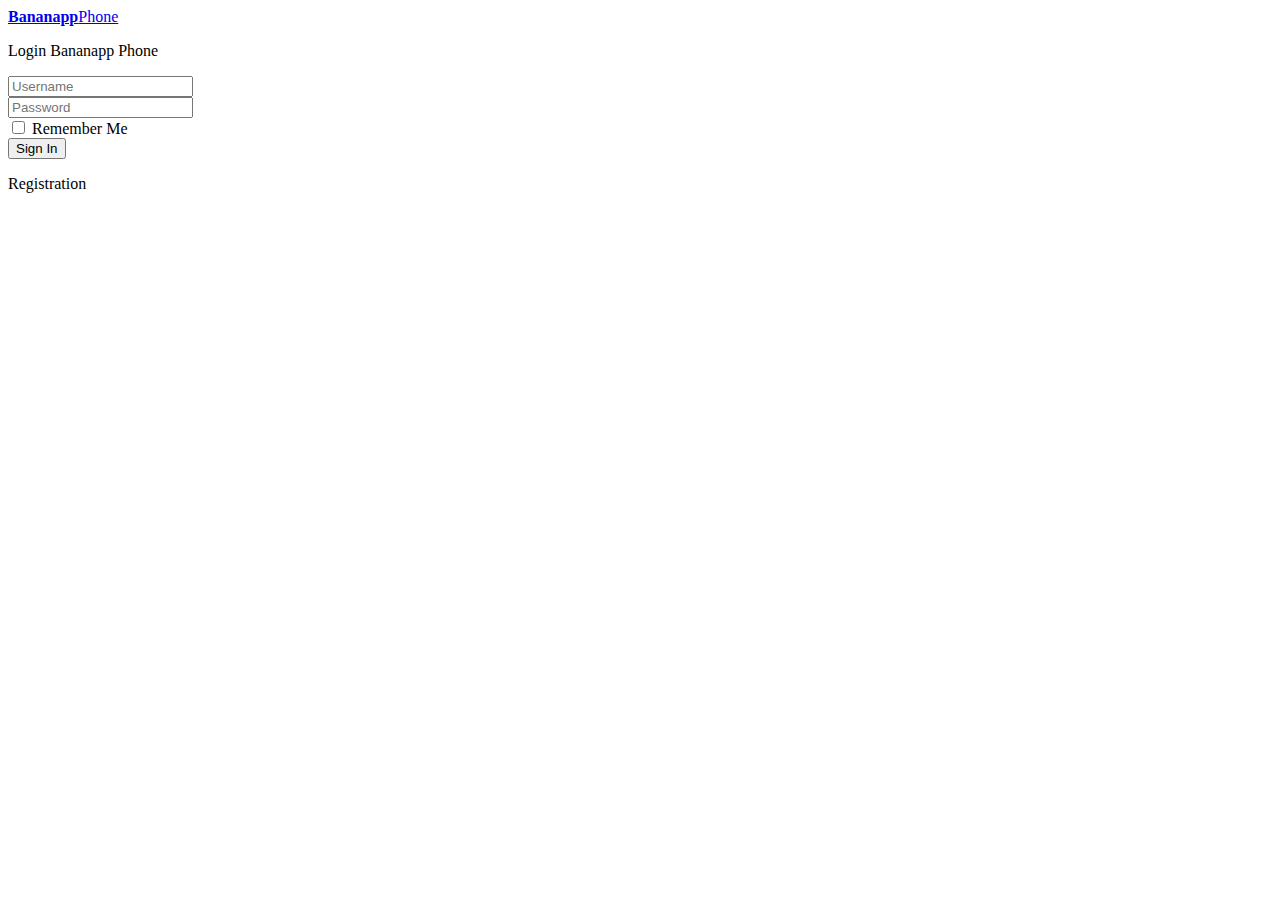
<file: smartphoneFE/src/main/resources/templates/auth/login.html>
<!DOCTYPE html>
<html lang="en">
  <head>
    <meta charset="utf-8" />
    <meta name="viewport" content="width=device-width, initial-scale=1" />
    <title>Login Bananapp</title>

    <link
      rel="shortcut icon"
      th:href="@{dist/img/pisang.svg}"
      type="image/x-icon"
    />

    <!-- Google Font: Source Sans Pro -->
    <link
      rel="stylesheet"
      href="https://fonts.googleapis.com/css?family=Source+Sans+Pro:300,400,400i,700&display=fallback"
    />
    <!-- Font Awesome -->
    <link
      rel="stylesheet"
      th:href="@{plugins/fontawesome-free/css/all.min.css}"
    />
    <!-- icheck bootstrap -->
    <link
      rel="stylesheet"
      th:href="@{plugins/icheck-bootstrap/icheck-bootstrap.min.css}"
    />
    <!-- Theme style -->
    <link rel="stylesheet" th:href="@{/dist/css/adminlte.min.css}" />
  </head>
  <body class="hold-transition login-page">
    <div class="login-box">
      <!-- /.login-logo -->
      <div class="card card-outline card-primary">
        <div class="card-header text-center">
          <a href="@{dashboard}" class="h1"><b>Bananapp</b>Phone</a>
        </div>
        <div class="card-body">
          <p class="login-box-msg">Login Bananapp Phone</p>

          <form
            th:action="@{/login}"
            th:method="POST"
            th:object="${loginRequest}"
          >
            <div class="input-group mb-3">
              <input
                type="text"
                class="form-control"
                placeholder="Username"
                th:field="*{username}"
              />
              <div class="input-group-append">
                <div class="input-group-text">
                  <span class="fas fa-envelope"></span>
                </div>
              </div>
            </div>
            <div class="input-group mb-3">
              <input
                type="password"
                class="form-control"
                placeholder="Password"
                th:field="*{password}"
              />
              <div class="input-group-append">
                <div class="input-group-text">
                  <span class="fas fa-lock"></span>
                </div>
              </div>
            </div>
            <div class="row">
              <div class="col-8">
                <div class="icheck-primary">
                  <input type="checkbox" id="remember" />
                  <label for="remember"> Remember Me </label>
                </div>
              </div>
              <!-- /.col -->
              <div class="col-4">
                <button type="submit" class="btn btn-primary btn-block">
                  Sign In
                </button>
              </div>
              <!-- /.col -->
            </div>
          </form>

          <p class="mb-0">
            <a th:href="@{registration}" class="text-center">Registration</a>
          </p>
        </div>
        <!-- /.card-body -->
      </div>
      <!-- /.card -->
    </div>
    <!-- /.login-box -->

    <!-- jQuery -->
    <script th:src="@{/plugins/jquery/jquery.min.js}"></script>
    <!-- Bootstrap 4 -->
    <script th:src="@{/plugins/bootstrap/js/bootstrap.bundle.min.js}"></script>
    <!-- AdminLTE App -->
    <script th:src="@{/dist/js/adminlte.min.js}"></script>
  </body>
</html>
</file>
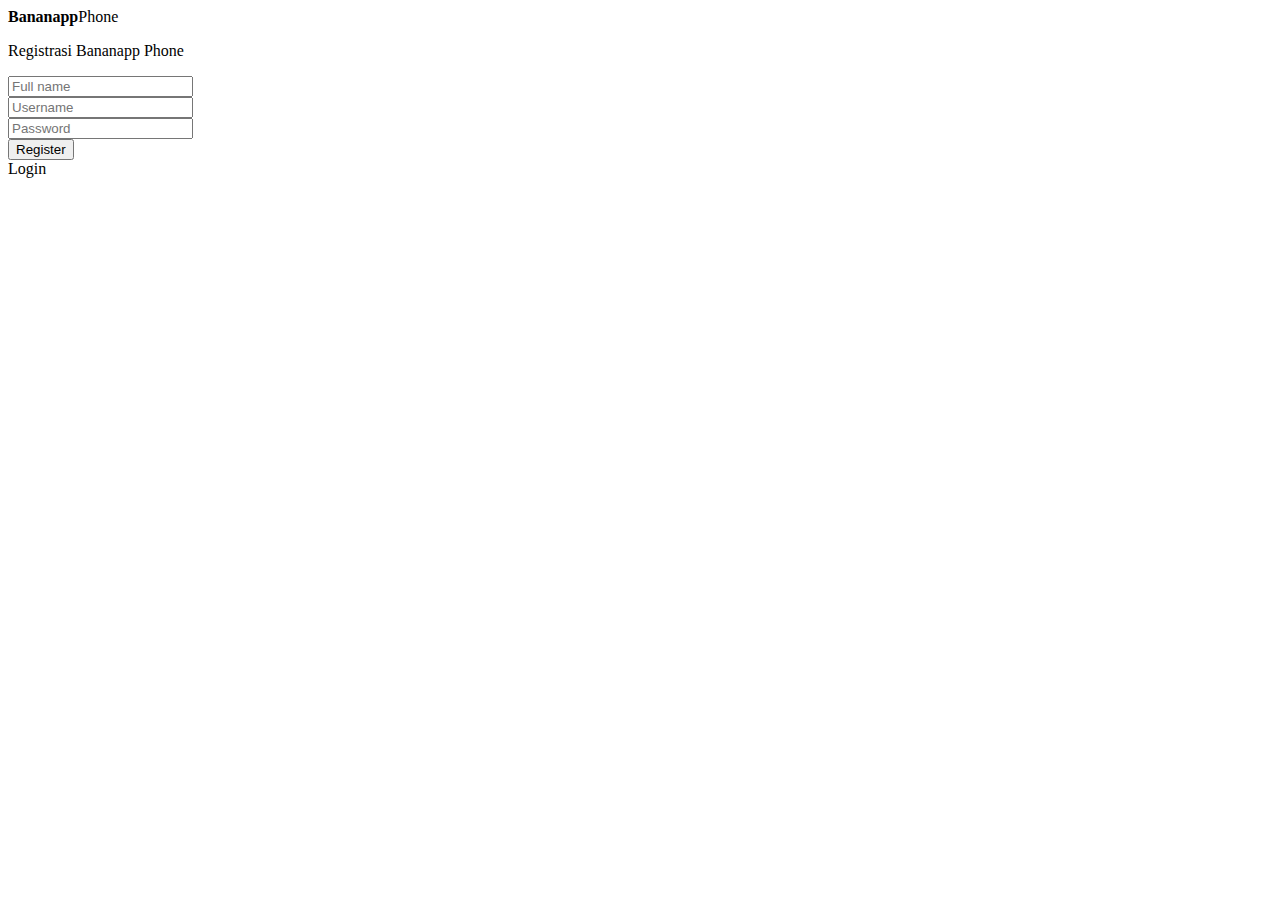
<file: smartphoneFE/src/main/resources/templates/auth/register.html>
<!DOCTYPE html>
<html lang="en">
  <head>
    <meta charset="utf-8" />
    <meta name="viewport" content="width=device-width, initial-scale=1" />
    <title>Registrasi Bananapp</title>

    <!-- Google Font: Source Sans Pro -->
    <link
      rel="stylesheet"
      href="https://fonts.googleapis.com/css?family=Source+Sans+Pro:300,400,400i,700&display=fallback"
    />
    <!-- Font Awesome -->
    <link
      rel="stylesheet"
      th:href="@{/plugins/fontawesome-free/css/all.min.css}"
    />
    <!-- icheck bootstrap -->
    <link
      rel="stylesheet"
      th:href="@{/plugins/icheck-bootstrap/icheck-bootstrap.min.css}"
    />
    <!-- Theme style -->
    <link rel="stylesheet" th:href="@{/dist/css/adminlte.min.css}" />

    <link
      rel="shortcut icon"
      th:href="@{dist/img/pisang.svg}"
      type="image/x-icon"
    />
  </head>
  <body class="hold-transition register-page">
    <div class="register-box">
      <div class="card card-outline card-primary">
        <div class="card-header text-center">
          <a th:href="@{dashboard}" class="h1"><b>Bananapp</b>Phone</a>
        </div>
        <div class="card-body">
          <p class="login-box-msg">Registrasi Bananapp Phone</p>

          <form
            th:action="@{/registration}"
            th:method="POST"
            th:object="${regis}"
          >
            <div class="input-group mb-3">
              <input
                type="text"
                class="form-control"
                placeholder="Full name"
                th:field="*{fullname}"
              />
              <div class="input-group-append">
                <div class="input-group-text">
                  <span class="fas fa-user"></span>
                </div>
              </div>
            </div>
            <div class="input-group mb-3">
              <input
                type="text"
                class="form-control"
                placeholder="Username"
                th:field="*{username}"
              />
              <div class="input-group-append">
                <div class="input-group-text">
                  <span class="fas fa-envelope"></span>
                </div>
              </div>
            </div>
            <div class="input-group mb-3">
              <input
                type="password"
                class="form-control"
                placeholder="Password"
                th:field="*{password}"
              />
              <div class="input-group-append">
                <div class="input-group-text">
                  <span class="fas fa-lock"></span>
                </div>
              </div>
            </div>
            <div class="row">
              <!-- /.col -->
              <div class="col-4">
                <button type="submit" class="btn btn-primary btn-block">
                  Register
                </button>
              </div>
              <!-- /.col -->
            </div>
          </form>

          <a th:href="@{login}" class="text-center">Login</a>
        </div>
        <!-- /.form-box -->
      </div>
      <!-- /.card -->
    </div>
    <!-- /.register-box -->

    <!-- jQuery -->
    <script th:src="@{/plugins/jquery/jquery.min.js}"></script>
    <!-- Bootstrap 4 -->
    <script th:src="@{/plugins/bootstrap/js/bootstrap.bundle.min.js}"></script>
    <!-- AdminLTE App -->
    <script th:src="@{/dist/js/adminlte.min.js}"></script>
  </body>
</html>
</file>
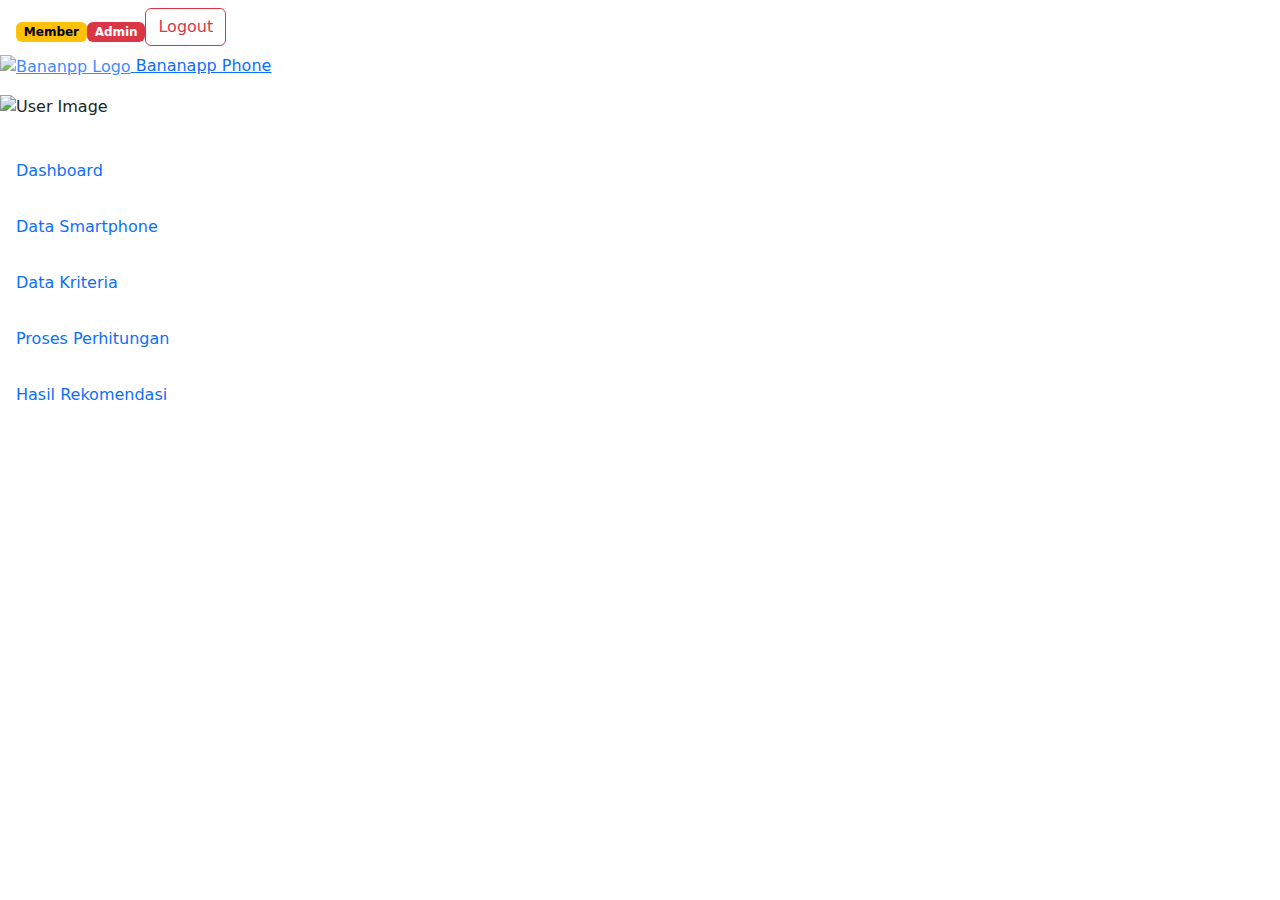
<file: smartphoneFE/src/main/resources/templates/components/navbar.html>
<!DOCTYPE html>
<html lang="en">
  <head>
    <meta charset="UTF-8" />
    <meta name="viewport" content="width=device-width, initial-scale=1.0" />

    <link rel="stylesheet" th:href="@{css/kriteria.css}">

    <!-- Google Font: Source Sans Pro -->
    <link
      rel="stylesheet"
      href="https://fonts.googleapis.com/css?family=Source+Sans+Pro:300,400,400i,700&display=fallback"
    />
    
    <link
      rel="shortcut icon"
      th:href="@{dist/img/pisang.svg}"
      type="image/x-icon"
    />

    <!-- Bootstrap CSS -->
    <link
      href="https://cdn.jsdelivr.net/npm/bootstrap@5.3.0-alpha1/dist/css/bootstrap.min.css"
      rel="stylesheet"
    />
    <!-- Bootstrap JavaScript (bundle includes Popper.js) -->
    <script src="https://cdn.jsdelivr.net/npm/bootstrap@5.3.0-alpha1/dist/js/bootstrap.bundle.min.js"></script>

    <!-- Font Awesome -->
    <link
      rel="stylesheet"
      th:href="@{plugins/fontawesome-free/css/all.min.css}"
    />
    <!-- JQuery -->
    <script
      src="https://code.jquery.com/jquery-3.7.1.js"
      integrity="sha256-eKhayi8LEQwp4NKxN+CfCh+3qOVUtJn3QNZ0TciWLP4="
      crossorigin="anonymous"
    ></script>

    <!-- Ionicons -->
    <link
      rel="stylesheet"
      href="https://code.ionicframework.com/ionicons/2.0.1/css/ionicons.min.css"
    />
    <!-- Tempusdominus Bootstrap 4 -->
    <link
      rel="stylesheet"
      th:href="@{plugins/tempusdominus-bootstrap-4/css/tempusdominus-bootstrap-4.min.css}"
    />
    <!-- iCheck -->
    <link
      rel="stylesheet"
      th:href="@{plugins/icheck-bootstrap/icheck-bootstrap.min.css}"
    />
    <link rel="stylesheet" th:href="@{css/perhitungan.css}" />
    <!-- JQVMap -->
    <link rel="stylesheet" th:href="@{plugins/jqvmap/jqvmap.min.css}" />
    <!-- Theme style -->
    <link rel="stylesheet" th:href="@{dist/css/adminlte.min.css}" />
    <!-- overlayScrollbars -->
    <link
      rel="stylesheet"
      th:href="@{plugins/overlayScrollbars/css/OverlayScrollbars.min.css}"
    />
    <!-- Daterange picker -->
    <link
      rel="stylesheet"
      th:href="@{plugins/daterangepicker/daterangepicker.css}"
    />
    <!-- summernote -->
    <link
      rel="stylesheet"
      th:href="@{plugins/summernote/summernote-bs4.min.css}"
    />
  </head>
  <body>
    <!-- Navbar -->
    <nav
      class="main-header navbar navbar-expand navbar-white navbar-light"
      th:fragment="navbar"
    >
      <!-- Left navbar links -->
      <ul class="navbar-nav">
        <li class="nav-item">
          <a class="nav-link" data-widget="pushmenu" href="#" role="button"
            ><i class="fas fa-bars"></i
          ></a>
        </li>
        <li class="nav-item d-none d-sm-inline-block mt-2">
          <span class="badge text-bg-warning" sec:authorize="hasRole('MEMBER')">Member</span>
        </li>
        <li class="nav-item d-none d-sm-inline-block mt-2">
          <span class="badge text-bg-danger" sec:authorize="hasRole('ADMIN')">Admin</span>
        </li>
        
      </ul>
      <!-- Right navbar links -->
    <ul class="navbar-nav ml-auto">
      <!-- Navbar Search -->
      <li class="nav-item">
        <form class="d-flex" th:action="@{/logout}" th:method="POST">
          <button type="submit" class="btn btn-outline-danger">Logout</button>
        </form>
      </li>
    </ul>
    </nav>
    <!-- /.navbar -->

    <!-- Main Sidebar Container -->
    <aside
      class="main-sidebar sidebar-dark-primary elevation-4"
      th:fragment="side"
    >
      <!-- Brand Logo -->
      <a th:src="@{dashboard}" class="brand-link">
        <img
          th:src="@{dist/img/pisang.svg}"
          alt="Bananpp Logo"
          class="brand-image img-circle elevation-3"
          style="opacity: 0.8"
        />
        <span class="brand-text font-weight-light">Bananapp Phone</span>
      </a>

      <!-- Sidebar -->
      <div class="sidebar">
        <!-- Sidebar user panel (optional) -->
        <div class="user-panel mt-3 pb-3 mb-3 d-flex">
          <div class="image">
            <img
              th:src="@{dist/img/user2-160x160.jpg}"
              class="img-circle elevation-2"
              alt="User Image"
            />
          </div>
          <div class="info">
            <a id="nameUser" th:href="@{dashboard}" class="d-block"><span th:text="${name}"></span></a>
          </div>
        </div>

        <!-- Sidebar Menu -->
        <nav class="mt-2">
          <ul
            class="nav nav-pills nav-sidebar flex-column"
            data-widget="treeview"
            role="menu"
            data-accordion="false"
          >
            <!-- Add icons to the links using the .nav-icon class
               with font-awesome or any other icon font library -->
            <li class="nav-item">
              <a
                th:href="@{dashboard}"
                class="nav-link"
                th:classappend="${isActive == 'dashboard' ? 'active' : ''}"
              >
                <i class="fa-solid fa-gauge"></i>
                <p>Dashboard</p>
              </a>
            </li>
            <li class="nav-item">
              <a
                th:href="@{smartphone}"
                class="nav-link"
                th:classappend="${isActive == 'smartphone' ? 'active' : ''}"
              >
                <i class="fa-solid fa-mobile-screen"></i>
                <p>Data Smartphone</p>
              </a>
            </li>
            <li class="nav-item">
              <a
                th:href="@{kriteria}"
                class="nav-link"
                th:classappend="${isActive == 'kriteria' ? 'active' : ''}"
              >
                <i class="fa-solid fa-dumbbell"></i>
                <p>Data Kriteria</p>
              </a>
            </li>
            <li class="nav-item">
              <a
                th:href="@{perhitungan}"
                class="nav-link"
                th:classappend="${isActive == 'perhitungan' ? 'active' : ''}"
              >
                <i class="fa-solid fa-calculator"></i>
                <p>Proses Perhitungan</p>
              </a>
            </li>
            <li class="nav-item">
              <a
                th:href="@{rekomendasi}"
                class="nav-link"
                th:classappend="${isActive == 'rekomendasi' ? 'active' : ''}"
              >
                <i class="fa-solid fa-thumbs-up"></i>
                <p>Hasil Rekomendasi</p>
              </a>
            </li>
            <br />
          </ul>
        </nav>
        <!-- /.sidebar-menu -->
      </div>
      <!-- /.sidebar -->
    </aside>

    <aside class="control-sidebar control-sidebar-dark">
      <!-- Control sidebar content goes here -->
    </aside>
    <!-- /.control-sidebar -->

    <!-- ./wrapper -->

    <!-- jQuery -->
    <script th:src="@{plugins/jquery/jquery.min.js}"></script>
    <!-- jQuery UI 1.11.4 -->
    <script th:src="@{plugins/jquery-ui/jquery-ui.min.js}"></script>
    <!-- Resolve conflict in jQuery UI tooltip with Bootstrap tooltip -->
    <script>
      $.widget.bridge("uibutton", $.ui.button);
    </script>
    <!-- Bootstrap 4 -->
    <script th:src="@{plugins/bootstrap/js/bootstrap.bundle.min.js}"></script>
    <!-- ChartJS -->
    <script th:src="@{plugins/chart.js/Chart.min.js}"></script>
    <!-- Sparkline -->
    <script th:src="@{plugins/sparklines/sparkline.js}"></script>
    <!-- JQVMap -->
    <script th:src="@{plugins/jqvmap/jquery.vmap.min.js}"></script>
    <script th:src="@{plugins/jqvmap/maps/jquery.vmap.usa.js}"></script>
    <!-- jQuery Knob Chart -->
    <script th:src="@{plugins/jquery-knob/jquery.knob.min.js}"></script>
    <!-- daterangepicker -->
    <script th:src="@{plugins/moment/moment.min.js}"></script>
    <script th:src="@{plugins/daterangepicker/daterangepicker.js}"></script>
    <script
      th:src="@{https://kit.fontawesome.com/905a15b30d.js}"
      crossorigin="anonymous"
    ></script>
    <!-- Tempusdominus Bootstrap 4 -->
    <script
      th:src="@{plugins/tempusdominus-bootstrap-4/js/tempusdominus-bootstrap-4.min.js}"
    ></script>
    <!-- Summernote -->
    <script th:src="@{plugins/summernote/summernote-bs4.min.js}"></script>
    <!-- overlayScrollbars -->
    <script
      th:src="@{plugins/overlayScrollbars/js/jquery.overlayScrollbars.min.js}"
    ></script>
    <!-- AdminLTE App -->
    <script th:src="@{dist/js/adminlte.js}"></script>
    <!-- AdminLTE for demo purposes -->
    <!-- <script src="dist/js/demo.js"></script> -->
    <!-- AdminLTE dashboard demo (This is only for demo purposes) -->
    <script th:src="@{dist/js/pages/dashboard.js}"></script>

    <script th:src="@{js/dashboard.js}"></script>
    <script th:inline="javascript">
      const nameUser = /*[[${name}]]*/ "";
    </script>
  </body>
</html>
</file>
<file: smartphoneFE/src/main/resources/static/plugins/fullcalendar/main.css>
/* classes attached to <body> */
/* TODO: make fc-event selector work when calender in shadow DOM */
.fc-not-allowed,
.fc-not-allowed .fc-event { /* override events' custom cursors */
  cursor: not-allowed;
}

/* TODO: not attached to body. attached to specific els. move */
.fc-unselectable {
  -webkit-user-select: none;
     -moz-user-select: none;
      -ms-user-select: none;
          user-select: none;
  -webkit-touch-callout: none;
  -webkit-tap-highlight-color: rgba(0, 0, 0, 0);
}
.fc {
  /* layout of immediate children */
  display: flex;
  flex-direction: column;

  font-size: 1em
}
.fc,
  .fc *,
  .fc *:before,
  .fc *:after {
    box-sizing: border-box;
  }
.fc table {
    border-collapse: collapse;
    border-spacing: 0;
    font-size: 1em; /* normalize cross-browser */
  }
.fc th {
    text-align: center;
  }
.fc th,
  .fc td {
    vertical-align: top;
    padding: 0;
  }
.fc a[data-navlink] {
    cursor: pointer;
  }
.fc a[data-navlink]:hover {
    text-decoration: underline;
  }
.fc-direction-ltr {
  direction: ltr;
  text-align: left;
}
.fc-direction-rtl {
  direction: rtl;
  text-align: right;
}
.fc-theme-standard td,
  .fc-theme-standard th {
    border: 1px solid #ddd;
    border: 1px solid var(--fc-border-color, #ddd);
  }
/* for FF, which doesn't expand a 100% div within a table cell. use absolute positioning */
/* inner-wrappers are responsible for being absolute */
/* TODO: best place for this? */
.fc-liquid-hack td,
  .fc-liquid-hack th {
    position: relative;
  }

@font-face {
  font-family: 'fcicons';
  src: url("[data-uri]") format('truetype');
  font-weight: normal;
  font-style: normal;
}

.fc-icon {
  /* added for fc */
  display: inline-block;
  width: 1em;
  height: 1em;
  text-align: center;
  -webkit-user-select: none;
     -moz-user-select: none;
      -ms-user-select: none;
          user-select: none;

  /* use !important to prevent issues with browser extensions that change fonts */
  font-family: 'fcicons' !important;
  speak: none;
  font-style: normal;
  font-weight: normal;
  font-variant: normal;
  text-transform: none;
  line-height: 1;

  /* Better Font Rendering =========== */
  -webkit-font-smoothing: antialiased;
  -moz-osx-font-smoothing: grayscale;
}

.fc-icon-chevron-left:before {
  content: "\e900";
}

.fc-icon-chevron-right:before {
  content: "\e901";
}

.fc-icon-chevrons-left:before {
  content: "\e902";
}

.fc-icon-chevrons-right:before {
  content: "\e903";
}

.fc-icon-minus-square:before {
  content: "\e904";
}

.fc-icon-plus-square:before {
  content: "\e905";
}

.fc-icon-x:before {
  content: "\e906";
}
/*
Lots taken from Flatly (MIT): https://bootswatch.com/4/flatly/bootstrap.css

These styles only apply when the standard-theme is activated.
When it's NOT activated, the fc-button classes won't even be in the DOM.
*/
.fc {

  /* reset */

}
.fc .fc-button {
    border-radius: 0;
    overflow: visible;
    text-transform: none;
    margin: 0;
    font-family: inherit;
    font-size: inherit;
    line-height: inherit;
  }
.fc .fc-button:focus {
    outline: 1px dotted;
    outline: 5px auto -webkit-focus-ring-color;
  }
.fc .fc-button {
    -webkit-appearance: button;
  }
.fc .fc-button:not(:disabled) {
    cursor: pointer;
  }
.fc .fc-button::-moz-focus-inner {
    padding: 0;
    border-style: none;
  }
.fc {

  /* theme */

}
.fc .fc-button {
    display: inline-block;
    font-weight: 400;
    text-align: center;
    vertical-align: middle;
    -webkit-user-select: none;
       -moz-user-select: none;
        -ms-user-select: none;
            user-select: none;
    background-color: transparent;
    border: 1px solid transparent;
    padding: 0.4em 0.65em;
    font-size: 1em;
    line-height: 1.5;
    border-radius: 0.25em;
  }
.fc .fc-button:hover {
    text-decoration: none;
  }
.fc .fc-button:focus {
    outline: 0;
    box-shadow: 0 0 0 0.2rem rgba(44, 62, 80, 0.25);
  }
.fc .fc-button:disabled {
    opacity: 0.65;
  }
.fc {

  /* "primary" coloring */

}
.fc .fc-button-primary {
    color: #fff;
    color: var(--fc-button-text-color, #fff);
    background-color: #2C3E50;
    background-color: var(--fc-button-bg-color, #2C3E50);
    border-color: #2C3E50;
    border-color: var(--fc-button-border-color, #2C3E50);
  }
.fc .fc-button-primary:hover {
    color: #fff;
    color: var(--fc-button-text-color, #fff);
    background-color: #1e2b37;
    background-color: var(--fc-button-hover-bg-color, #1e2b37);
    border-color: #1a252f;
    border-color: var(--fc-button-hover-border-color, #1a252f);
  }
.fc .fc-button-primary:disabled { /* not DRY */
    color: #fff;
    color: var(--fc-button-text-color, #fff);
    background-color: #2C3E50;
    background-color: var(--fc-button-bg-color, #2C3E50);
    border-color: #2C3E50;
    border-color: var(--fc-button-border-color, #2C3E50); /* overrides :hover */
  }
.fc .fc-button-primary:focus {
    box-shadow: 0 0 0 0.2rem rgba(76, 91, 106, 0.5);
  }
.fc .fc-button-primary:not(:disabled):active,
  .fc .fc-button-primary:not(:disabled).fc-button-active {
    color: #fff;
    color: var(--fc-button-text-color, #fff);
    background-color: #1a252f;
    background-color: var(--fc-button-active-bg-color, #1a252f);
    border-color: #151e27;
    border-color: var(--fc-button-active-border-color, #151e27);
  }
.fc .fc-button-primary:not(:disabled):active:focus,
  .fc .fc-button-primary:not(:disabled).fc-button-active:focus {
    box-shadow: 0 0 0 0.2rem rgba(76, 91, 106, 0.5);
  }
.fc {

  /* icons within buttons */

}
.fc .fc-button .fc-icon {
    vertical-align: middle;
    font-size: 1.5em; /* bump up the size (but don't make it bigger than line-height of button, which is 1.5em also) */
  }
.fc .fc-button-group {
    position: relative;
    display: inline-flex;
    vertical-align: middle;
  }
.fc .fc-button-group > .fc-button {
    position: relative;
    flex: 1 1 auto;
  }
.fc .fc-button-group > .fc-button:hover {
    z-index: 1;
  }
.fc .fc-button-group > .fc-button:focus,
  .fc .fc-button-group > .fc-button:active,
  .fc .fc-button-group > .fc-button.fc-button-active {
    z-index: 1;
  }
.fc-direction-ltr .fc-button-group > .fc-button:not(:first-child) {
    margin-left: -1px;
    border-top-left-radius: 0;
    border-bottom-left-radius: 0;
  }
.fc-direction-ltr .fc-button-group > .fc-button:not(:last-child) {
    border-top-right-radius: 0;
    border-bottom-right-radius: 0;
  }
.fc-direction-rtl .fc-button-group > .fc-button:not(:first-child) {
    margin-right: -1px;
    border-top-right-radius: 0;
    border-bottom-right-radius: 0;
  }
.fc-direction-rtl .fc-button-group > .fc-button:not(:last-child) {
    border-top-left-radius: 0;
    border-bottom-left-radius: 0;
  }
.fc .fc-toolbar {
    display: flex;
    justify-content: space-between;
    align-items: center;
  }
.fc .fc-toolbar.fc-header-toolbar {
    margin-bottom: 1.5em;
  }
.fc .fc-toolbar.fc-footer-toolbar {
    margin-top: 1.5em;
  }
.fc .fc-toolbar-title {
    font-size: 1.75em;
    margin: 0;
  }
.fc-direction-ltr .fc-toolbar > * > :not(:first-child) {
    margin-left: .75em; /* space between */
  }
.fc-direction-rtl .fc-toolbar > * > :not(:first-child) {
    margin-right: .75em; /* space between */
  }
.fc-direction-rtl .fc-toolbar-ltr { /* when the toolbar-chunk positioning system is explicitly left-to-right */
    flex-direction: row-reverse;
  }
.fc .fc-scroller {
    -webkit-overflow-scrolling: touch;
    position: relative; /* for abs-positioned elements within */
  }
.fc .fc-scroller-liquid {
    height: 100%;
  }
.fc .fc-scroller-liquid-absolute {
    position: absolute;
    top: 0;
    right: 0;
    left: 0;
    bottom: 0;
  }
.fc .fc-scroller-harness {
    position: relative;
    overflow: hidden;
    direction: ltr;
      /* hack for chrome computing the scroller's right/left wrong for rtl. undone below... */
      /* TODO: demonstrate in codepen */
  }
.fc .fc-scroller-harness-liquid {
    height: 100%;
  }
.fc-direction-rtl .fc-scroller-harness > .fc-scroller { /* undo above hack */
    direction: rtl;
  }
.fc-theme-standard .fc-scrollgrid {
    border: 1px solid #ddd;
    border: 1px solid var(--fc-border-color, #ddd); /* bootstrap does this. match */
  }
.fc .fc-scrollgrid,
    .fc .fc-scrollgrid table { /* all tables (self included) */
      width: 100%; /* because tables don't normally do this */
      table-layout: fixed;
    }
.fc .fc-scrollgrid table { /* inner tables */
      border-top-style: hidden;
      border-left-style: hidden;
      border-right-style: hidden;
    }
.fc .fc-scrollgrid {

    border-collapse: separate;
    border-right-width: 0;
    border-bottom-width: 0;

  }
.fc .fc-scrollgrid-liquid {
    height: 100%;
  }
.fc .fc-scrollgrid-section { /* a <tr> */
    height: 1px /* better than 0, for firefox */

  }
.fc .fc-scrollgrid-section > td {
      height: 1px; /* needs a height so inner div within grow. better than 0, for firefox */
    }
.fc .fc-scrollgrid-section table {
      height: 1px;
        /* for most browsers, if a height isn't set on the table, can't do liquid-height within cells */
        /* serves as a min-height. harmless */
    }
.fc .fc-scrollgrid-section-liquid > td {
      height: 100%; /* better than `auto`, for firefox */
    }
.fc .fc-scrollgrid-section > * {
    border-top-width: 0;
    border-left-width: 0;
  }
.fc .fc-scrollgrid-section-header > *,
  .fc .fc-scrollgrid-section-footer > * {
    border-bottom-width: 0;
  }
.fc .fc-scrollgrid-section-body table,
  .fc .fc-scrollgrid-section-footer table {
    border-bottom-style: hidden; /* head keeps its bottom border tho */
  }
.fc {

  /* stickiness */

}
.fc .fc-scrollgrid-section-sticky > * {
    background: #fff;
    background: var(--fc-page-bg-color, #fff);
    position: sticky;
    z-index: 3; /* TODO: var */
    /* TODO: box-shadow when sticking */
  }
.fc .fc-scrollgrid-section-header.fc-scrollgrid-section-sticky > * {
    top: 0; /* because border-sharing causes a gap at the top */
      /* TODO: give safari -1. has bug */
  }
.fc .fc-scrollgrid-section-footer.fc-scrollgrid-section-sticky > * {
    bottom: 0; /* known bug: bottom-stickiness doesn't work in safari */
  }
.fc .fc-scrollgrid-sticky-shim { /* for horizontal scrollbar */
    height: 1px; /* needs height to create scrollbars */
    margin-bottom: -1px;
  }
.fc-sticky { /* no .fc wrap because used as child of body */
  position: sticky;
}
.fc .fc-view-harness {
    flex-grow: 1; /* because this harness is WITHIN the .fc's flexbox */
    position: relative;
  }
.fc {

  /* when the harness controls the height, make the view liquid */

}
.fc .fc-view-harness-active > .fc-view {
    position: absolute;
    top: 0;
    right: 0;
    bottom: 0;
    left: 0;
  }
.fc .fc-col-header-cell-cushion {
    display: inline-block; /* x-browser for when sticky (when multi-tier header) */
    padding: 2px 4px;
  }
.fc .fc-bg-event,
  .fc .fc-non-business,
  .fc .fc-highlight {
    /* will always have a harness with position:relative/absolute, so absolutely expand */
    position: absolute;
    top: 0;
    left: 0;
    right: 0;
    bottom: 0;
  }
.fc .fc-non-business {
    background: rgba(215, 215, 215, 0.3);
    background: var(--fc-non-business-color, rgba(215, 215, 215, 0.3));
  }
.fc .fc-bg-event {
    background: rgb(143, 223, 130);
    background: var(--fc-bg-event-color, rgb(143, 223, 130));
    opacity: 0.3;
    opacity: var(--fc-bg-event-opacity, 0.3)
  }
.fc .fc-bg-event .fc-event-title {
      margin: .5em;
      font-size: .85em;
      font-size: var(--fc-small-font-size, .85em);
      font-style: italic;
    }
.fc .fc-highlight {
    background: rgba(188, 232, 241, 0.3);
    background: var(--fc-highlight-color, rgba(188, 232, 241, 0.3));
  }
.fc .fc-cell-shaded,
  .fc .fc-day-disabled {
    background: rgba(208, 208, 208, 0.3);
    background: var(--fc-neutral-bg-color, rgba(208, 208, 208, 0.3));
  }
/* link resets */
/* ---------------------------------------------------------------------------------------------------- */
a.fc-event,
a.fc-event:hover {
  text-decoration: none;
}
/* cursor */
.fc-event[href],
.fc-event.fc-event-draggable {
  cursor: pointer;
}
/* event text content */
/* ---------------------------------------------------------------------------------------------------- */
.fc-event .fc-event-main {
    position: relative;
    z-index: 2;
  }
/* dragging */
/* ---------------------------------------------------------------------------------------------------- */
.fc-event-dragging:not(.fc-event-selected) { /* MOUSE */
    opacity: 0.75;
  }
.fc-event-dragging.fc-event-selected { /* TOUCH */
    box-shadow: 0 2px 7px rgba(0, 0, 0, 0.3);
  }
/* resizing */
/* ---------------------------------------------------------------------------------------------------- */
/* (subclasses should hone positioning for touch and non-touch) */
.fc-event .fc-event-resizer {
    display: none;
    position: absolute;
    z-index: 4;
  }
.fc-event:hover, /* MOUSE */
.fc-event-selected { /* TOUCH */

}
.fc-event:hover .fc-event-resizer, .fc-event-selected .fc-event-resizer {
    display: block;
  }
.fc-event-selected .fc-event-resizer {
    border-radius: 4px;
    border-radius: calc(var(--fc-event-resizer-dot-total-width, 8px) / 2);
    border-width: 1px;
    border-width: var(--fc-event-resizer-dot-border-width, 1px);
    width: 8px;
    width: var(--fc-event-resizer-dot-total-width, 8px);
    height: 8px;
    height: var(--fc-event-resizer-dot-total-width, 8px);
    border-style: solid;
    border-color: inherit;
    background: #fff;
    background: var(--fc-page-bg-color, #fff)

    /* expand hit area */

  }
.fc-event-selected .fc-event-resizer:before {
      content: '';
      position: absolute;
      top: -20px;
      left: -20px;
      right: -20px;
      bottom: -20px;
    }
/* selecting (always TOUCH) */
/* OR, focused by tab-index */
/* (TODO: maybe not the best focus-styling for .fc-daygrid-dot-event) */
/* ---------------------------------------------------------------------------------------------------- */
.fc-event-selected,
.fc-event:focus {
  box-shadow: 0 2px 5px rgba(0, 0, 0, 0.2)

  /* expand hit area (subclasses should expand) */

}
.fc-event-selected:before, .fc-event:focus:before {
    content: "";
    position: absolute;
    z-index: 3;
    top: 0;
    left: 0;
    right: 0;
    bottom: 0;
  }
.fc-event-selected,
.fc-event:focus {

  /* dimmer effect */

}
.fc-event-selected:after, .fc-event:focus:after {
    content: "";
    background: rgba(0, 0, 0, 0.25);
    background: var(--fc-event-selected-overlay-color, rgba(0, 0, 0, 0.25));
    position: absolute;
    z-index: 1;

    /* assume there's a border on all sides. overcome it. */
    /* sometimes there's NOT a border, in which case the dimmer will go over */
    /* an adjacent border, which looks fine. */
    top: -1px;
    left: -1px;
    right: -1px;
    bottom: -1px;
  }
/*
A HORIZONTAL event
*/
.fc-h-event { /* allowed to be top-level */
  display: block;
  border: 1px solid #3788d8;
  border: 1px solid var(--fc-event-border-color, #3788d8);
  background-color: #3788d8;
  background-color: var(--fc-event-bg-color, #3788d8)

}
.fc-h-event .fc-event-main {
    color: #fff;
    color: var(--fc-event-text-color, #fff);
  }
.fc-h-event .fc-event-main-frame {
    display: flex; /* for make fc-event-title-container expand */
  }
.fc-h-event .fc-event-time {
    max-width: 100%; /* clip overflow on this element */
    overflow: hidden;
  }
.fc-h-event .fc-event-title-container { /* serves as a container for the sticky cushion */
    flex-grow: 1;
    flex-shrink: 1;
    min-width: 0; /* important for allowing to shrink all the way */
  }
.fc-h-event .fc-event-title {
    display: inline-block; /* need this to be sticky cross-browser */
    vertical-align: top; /* for not messing up line-height */
    left: 0;  /* for sticky */
    right: 0; /* for sticky */
    max-width: 100%; /* clip overflow on this element */
    overflow: hidden;
  }
.fc-h-event.fc-event-selected:before {
    /* expand hit area */
    top: -10px;
    bottom: -10px;
  }
/* adjust border and border-radius (if there is any) for non-start/end */
.fc-direction-ltr .fc-daygrid-block-event:not(.fc-event-start),
.fc-direction-rtl .fc-daygrid-block-event:not(.fc-event-end) {
  border-top-left-radius: 0;
  border-bottom-left-radius: 0;
  border-left-width: 0;
}
.fc-direction-ltr .fc-daygrid-block-event:not(.fc-event-end),
.fc-direction-rtl .fc-daygrid-block-event:not(.fc-event-start) {
  border-top-right-radius: 0;
  border-bottom-right-radius: 0;
  border-right-width: 0;
}
/* resizers */
.fc-h-event:not(.fc-event-selected) .fc-event-resizer {
  top: 0;
  bottom: 0;
  width: 8px;
  width: var(--fc-event-resizer-thickness, 8px);
}
.fc-direction-ltr .fc-h-event:not(.fc-event-selected) .fc-event-resizer-start,
.fc-direction-rtl .fc-h-event:not(.fc-event-selected) .fc-event-resizer-end {
  cursor: w-resize;
  left: -4px;
  left: calc(-0.5 * var(--fc-event-resizer-thickness, 8px));
}
.fc-direction-ltr .fc-h-event:not(.fc-event-selected) .fc-event-resizer-end,
.fc-direction-rtl .fc-h-event:not(.fc-event-selected) .fc-event-resizer-start {
  cursor: e-resize;
  right: -4px;
  right: calc(-0.5 * var(--fc-event-resizer-thickness, 8px));
}
/* resizers for TOUCH */
.fc-h-event.fc-event-selected .fc-event-resizer {
  top: 50%;
  margin-top: -4px;
  margin-top: calc(-0.5 * var(--fc-event-resizer-dot-total-width, 8px));
}
.fc-direction-ltr .fc-h-event.fc-event-selected .fc-event-resizer-start,
.fc-direction-rtl .fc-h-event.fc-event-selected .fc-event-resizer-end {
  left: -4px;
  left: calc(-0.5 * var(--fc-event-resizer-dot-total-width, 8px));
}
.fc-direction-ltr .fc-h-event.fc-event-selected .fc-event-resizer-end,
.fc-direction-rtl .fc-h-event.fc-event-selected .fc-event-resizer-start {
  right: -4px;
  right: calc(-0.5 * var(--fc-event-resizer-dot-total-width, 8px));
}
.fc .fc-popover {
    position: absolute;
    z-index: 9999;
    box-shadow: 0 2px 6px rgba(0,0,0,.15);
  }
.fc .fc-popover-header {
    display: flex;
    flex-direction: row;
    justify-content: space-between;
    align-items: center;
    padding: 3px 4px;
  }
.fc .fc-popover-title {
    margin: 0 2px;
  }
.fc .fc-popover-close {
    cursor: pointer;
    opacity: 0.65;
    font-size: 1.1em;
  }
.fc-theme-standard .fc-popover {
    border: 1px solid #ddd;
    border: 1px solid var(--fc-border-color, #ddd);
    background: #fff;
    background: var(--fc-page-bg-color, #fff);
  }
.fc-theme-standard .fc-popover-header {
    background: rgba(208, 208, 208, 0.3);
    background: var(--fc-neutral-bg-color, rgba(208, 208, 208, 0.3));
  }


:root {
  --fc-daygrid-event-dot-width: 8px;
}
/* help things clear margins of inner content */
.fc-daygrid-day-frame,
.fc-daygrid-day-events,
.fc-daygrid-event-harness { /* for event top/bottom margins */
}
.fc-daygrid-day-frame:before, .fc-daygrid-day-events:before, .fc-daygrid-event-harness:before {
  content: "";
  clear: both;
  display: table; }
.fc-daygrid-day-frame:after, .fc-daygrid-day-events:after, .fc-daygrid-event-harness:after {
  content: "";
  clear: both;
  display: table; }
.fc .fc-daygrid-body { /* a <div> that wraps the table */
    position: relative;
    z-index: 1; /* container inner z-index's because <tr>s can't do it */
  }
.fc .fc-daygrid-day.fc-day-today {
      background-color: rgba(255, 220, 40, 0.15);
      background-color: var(--fc-today-bg-color, rgba(255, 220, 40, 0.15));
    }
.fc .fc-daygrid-day-frame {
    position: relative;
    min-height: 100%; /* seems to work better than `height` because sets height after rows/cells naturally do it */
  }
.fc {

  /* cell top */

}
.fc .fc-daygrid-day-top {
    display: flex;
    flex-direction: row-reverse;
  }
.fc .fc-day-other .fc-daygrid-day-top {
    opacity: 0.3;
  }
.fc {

  /* day number (within cell top) */

}
.fc .fc-daygrid-day-number {
    position: relative;
    z-index: 4;
    padding: 4px;
  }
.fc {

  /* event container */

}
.fc .fc-daygrid-day-events {
    margin-top: 1px; /* needs to be margin, not padding, so that available cell height can be computed */
  }
.fc {

  /* positioning for balanced vs natural */

}
.fc .fc-daygrid-body-balanced .fc-daygrid-day-events {
      position: absolute;
      left: 0;
      right: 0;
    }
.fc .fc-daygrid-body-unbalanced .fc-daygrid-day-events {
      position: relative; /* for containing abs positioned event harnesses */
      min-height: 2em; /* in addition to being a min-height during natural height, equalizes the heights a little bit */
    }
.fc .fc-daygrid-body-natural { /* can coexist with -unbalanced */
  }
.fc .fc-daygrid-body-natural .fc-daygrid-day-events {
      margin-bottom: 1em;
    }
.fc {

  /* event harness */

}
.fc .fc-daygrid-event-harness {
    position: relative;
  }
.fc .fc-daygrid-event-harness-abs {
    position: absolute;
    top: 0; /* fallback coords for when cannot yet be computed */
    left: 0; /* */
    right: 0; /* */
  }
.fc .fc-daygrid-bg-harness {
    position: absolute;
    top: 0;
    bottom: 0;
  }
.fc {

  /* bg content */

}
.fc .fc-daygrid-day-bg .fc-non-business { z-index: 1 }
.fc .fc-daygrid-day-bg .fc-bg-event { z-index: 2 }
.fc .fc-daygrid-day-bg .fc-highlight { z-index: 3 }
.fc {

  /* events */

}
.fc .fc-daygrid-event {
    z-index: 6;
    margin-top: 1px;
  }
.fc .fc-daygrid-event.fc-event-mirror {
    z-index: 7;
  }
.fc {

  /* cell bottom (within day-events) */

}
.fc .fc-daygrid-day-bottom {
    font-size: .85em;
    padding: 2px 3px 0
  }
.fc .fc-daygrid-day-bottom:before {
  content: "";
  clear: both;
  display: table; }
.fc .fc-daygrid-more-link {
    position: relative;
    z-index: 4;
    cursor: pointer;
  }
.fc {

  /* week number (within frame) */

}
.fc .fc-daygrid-week-number {
    position: absolute;
    z-index: 5;
    top: 0;
    padding: 2px;
    min-width: 1.5em;
    text-align: center;
    background-color: rgba(208, 208, 208, 0.3);
    background-color: var(--fc-neutral-bg-color, rgba(208, 208, 208, 0.3));
    color: #808080;
    color: var(--fc-neutral-text-color, #808080);
  }
.fc {

  /* popover */

}
.fc .fc-more-popover .fc-popover-body {
    min-width: 220px;
    padding: 10px;
  }
.fc-direction-ltr .fc-daygrid-event.fc-event-start,
.fc-direction-rtl .fc-daygrid-event.fc-event-end {
  margin-left: 2px;
}
.fc-direction-ltr .fc-daygrid-event.fc-event-end,
.fc-direction-rtl .fc-daygrid-event.fc-event-start {
  margin-right: 2px;
}
.fc-direction-ltr .fc-daygrid-week-number {
    left: 0;
    border-radius: 0 0 3px 0;
  }
.fc-direction-rtl .fc-daygrid-week-number {
    right: 0;
    border-radius: 0 0 0 3px;
  }
.fc-liquid-hack .fc-daygrid-day-frame {
    position: static; /* will cause inner absolute stuff to expand to <td> */
  }
.fc-daygrid-event { /* make root-level, because will be dragged-and-dropped outside of a component root */
  position: relative; /* for z-indexes assigned later */
  white-space: nowrap;
  border-radius: 3px; /* dot event needs this to when selected */
  font-size: .85em;
  font-size: var(--fc-small-font-size, .85em);
}
/* --- the rectangle ("block") style of event --- */
.fc-daygrid-block-event .fc-event-time {
    font-weight: bold;
  }
.fc-daygrid-block-event .fc-event-time,
  .fc-daygrid-block-event .fc-event-title {
    padding: 1px;
  }
/* --- the dot style of event --- */
.fc-daygrid-dot-event {
  display: flex;
  align-items: center;
  padding: 2px 0

}
.fc-daygrid-dot-event .fc-event-title {
    flex-grow: 1;
    flex-shrink: 1;
    min-width: 0; /* important for allowing to shrink all the way */
    overflow: hidden;
    font-weight: bold;
  }
.fc-daygrid-dot-event:hover,
  .fc-daygrid-dot-event.fc-event-mirror {
    background: rgba(0, 0, 0, 0.1);
  }
.fc-daygrid-dot-event.fc-event-selected:before {
    /* expand hit area */
    top: -10px;
    bottom: -10px;
  }
.fc-daygrid-event-dot { /* the actual dot */
  margin: 0 4px;
  box-sizing: content-box;
  width: 0;
  height: 0;
  border: 4px solid #3788d8;
  border: calc(var(--fc-daygrid-event-dot-width, 8px) / 2) solid var(--fc-event-border-color, #3788d8);
  border-radius: 4px;
  border-radius: calc(var(--fc-daygrid-event-dot-width, 8px) / 2);
}
/* --- spacing between time and title --- */
.fc-direction-ltr .fc-daygrid-event .fc-event-time {
    margin-right: 3px;
  }
.fc-direction-rtl .fc-daygrid-event .fc-event-time {
    margin-left: 3px;
  }


/*
A VERTICAL event
*/

.fc-v-event { /* allowed to be top-level */
  display: block;
  border: 1px solid #3788d8;
  border: 1px solid var(--fc-event-border-color, #3788d8);
  background-color: #3788d8;
  background-color: var(--fc-event-bg-color, #3788d8)

}

.fc-v-event .fc-event-main {
    color: #fff;
    color: var(--fc-event-text-color, #fff);
    height: 100%;
  }

.fc-v-event .fc-event-main-frame {
    height: 100%;
    display: flex;
    flex-direction: column;
  }

.fc-v-event .fc-event-time {
    flex-grow: 0;
    flex-shrink: 0;
    max-height: 100%;
    overflow: hidden;
  }

.fc-v-event .fc-event-title-container { /* a container for the sticky cushion */
    flex-grow: 1;
    flex-shrink: 1;
    min-height: 0; /* important for allowing to shrink all the way */
  }

.fc-v-event .fc-event-title { /* will have fc-sticky on it */
    top: 0;
    bottom: 0;
    max-height: 100%; /* clip overflow */
    overflow: hidden;
  }

.fc-v-event:not(.fc-event-start) {
    border-top-width: 0;
    border-top-left-radius: 0;
    border-top-right-radius: 0;
  }

.fc-v-event:not(.fc-event-end) {
    border-bottom-width: 0;
    border-bottom-left-radius: 0;
    border-bottom-right-radius: 0;
  }

.fc-v-event.fc-event-selected:before {
    /* expand hit area */
    left: -10px;
    right: -10px;
  }

.fc-v-event {

  /* resizer (mouse AND touch) */

}

.fc-v-event .fc-event-resizer-start {
    cursor: n-resize;
  }

.fc-v-event .fc-event-resizer-end {
    cursor: s-resize;
  }

.fc-v-event {

  /* resizer for MOUSE */

}

.fc-v-event:not(.fc-event-selected) .fc-event-resizer {
      height: 8px;
      height: var(--fc-event-resizer-thickness, 8px);
      left: 0;
      right: 0;
    }

.fc-v-event:not(.fc-event-selected) .fc-event-resizer-start {
      top: -4px;
      top: calc(var(--fc-event-resizer-thickness, 8px) / -2);
    }

.fc-v-event:not(.fc-event-selected) .fc-event-resizer-end {
      bottom: -4px;
      bottom: calc(var(--fc-event-resizer-thickness, 8px) / -2);
    }

.fc-v-event {

  /* resizer for TOUCH (when event is "selected") */

}

.fc-v-event.fc-event-selected .fc-event-resizer {
      left: 50%;
      margin-left: -4px;
      margin-left: calc(var(--fc-event-resizer-dot-total-width, 8px) / -2);
    }

.fc-v-event.fc-event-selected .fc-event-resizer-start {
      top: -4px;
      top: calc(var(--fc-event-resizer-dot-total-width, 8px) / -2);
    }

.fc-v-event.fc-event-selected .fc-event-resizer-end {
      bottom: -4px;
      bottom: calc(var(--fc-event-resizer-dot-total-width, 8px) / -2);
    }
.fc .fc-timegrid .fc-daygrid-body { /* the all-day daygrid within the timegrid view */
    z-index: 2; /* put above the timegrid-body so that more-popover is above everything. TODO: better solution */
  }
.fc .fc-timegrid-divider {
    padding: 0 0 2px; /* browsers get confused when you set height. use padding instead */
  }
.fc .fc-timegrid-body {
    position: relative;
    z-index: 1; /* scope the z-indexes of slots and cols */
    min-height: 100%; /* fill height always, even when slat table doesn't grow */
  }
.fc .fc-timegrid-axis-chunk { /* for advanced ScrollGrid */
    position: relative /* offset parent for now-indicator-container */

  }
.fc .fc-timegrid-axis-chunk > table {
      position: relative;
      z-index: 1; /* above the now-indicator-container */
    }
.fc .fc-timegrid-slots {
    position: relative;
    z-index: 1;
  }
.fc .fc-timegrid-slot { /* a <td> */
    height: 1.5em;
    border-bottom: 0 /* each cell owns its top border */
  }
.fc .fc-timegrid-slot:empty:before {
      content: '\00a0'; /* make sure there's at least an empty space to create height for height syncing */
    }
.fc .fc-timegrid-slot-minor {
    border-top-style: dotted;
  }
.fc .fc-timegrid-slot-label-cushion {
    display: inline-block;
    white-space: nowrap;
  }
.fc .fc-timegrid-slot-label {
    vertical-align: middle; /* vertical align the slots */
  }
.fc {


  /* slots AND axis cells (top-left corner of view including the "all-day" text) */

}
.fc .fc-timegrid-axis-cushion,
  .fc .fc-timegrid-slot-label-cushion {
    padding: 0 4px;
  }
.fc {


  /* axis cells (top-left corner of view including the "all-day" text) */
  /* vertical align is more complicated, uses flexbox */

}
.fc .fc-timegrid-axis-frame-liquid {
    height: 100%; /* will need liquid-hack in FF */
  }
.fc .fc-timegrid-axis-frame {
    overflow: hidden;
    display: flex;
    align-items: center; /* vertical align */
    justify-content: flex-end; /* horizontal align. matches text-align below */
  }
.fc .fc-timegrid-axis-cushion {
    max-width: 60px; /* limits the width of the "all-day" text */
    flex-shrink: 0; /* allows text to expand how it normally would, regardless of constrained width */
  }
.fc-direction-ltr .fc-timegrid-slot-label-frame {
    text-align: right;
  }
.fc-direction-rtl .fc-timegrid-slot-label-frame {
    text-align: left;
  }
.fc-liquid-hack .fc-timegrid-axis-frame-liquid {
  height: auto;
  position: absolute;
  top: 0;
  right: 0;
  bottom: 0;
  left: 0;
  }
.fc .fc-timegrid-col.fc-day-today {
      background-color: rgba(255, 220, 40, 0.15);
      background-color: var(--fc-today-bg-color, rgba(255, 220, 40, 0.15));
    }
.fc .fc-timegrid-col-frame {
    min-height: 100%; /* liquid-hack is below */
    position: relative;
  }
.fc-media-screen.fc-liquid-hack .fc-timegrid-col-frame {
  height: auto;
  position: absolute;
  top: 0;
  right: 0;
  bottom: 0;
  left: 0;
    }
.fc-media-screen .fc-timegrid-cols {
    position: absolute; /* no z-index. children will decide and go above slots */
    top: 0;
    left: 0;
    right: 0;
    bottom: 0
  }
.fc-media-screen .fc-timegrid-cols > table {
      height: 100%;
    }
.fc-media-screen .fc-timegrid-col-bg,
  .fc-media-screen .fc-timegrid-col-events,
  .fc-media-screen .fc-timegrid-now-indicator-container {
    position: absolute;
    top: 0;
    left: 0;
    right: 0;
  }
.fc {

  /* bg */

}
.fc .fc-timegrid-col-bg {
    z-index: 2; /* TODO: kill */
  }
.fc .fc-timegrid-col-bg .fc-non-business { z-index: 1 }
.fc .fc-timegrid-col-bg .fc-bg-event { z-index: 2 }
.fc .fc-timegrid-col-bg .fc-highlight { z-index: 3 }
.fc .fc-timegrid-bg-harness {
    position: absolute; /* top/bottom will be set by JS */
    left: 0;
    right: 0;
  }
.fc {

  /* fg events */
  /* (the mirror segs are put into a separate container with same classname, */
  /* and they must be after the normal seg container to appear at a higher z-index) */

}
.fc .fc-timegrid-col-events {
    z-index: 3;
    /* child event segs have z-indexes that are scoped within this div */
  }
.fc {

  /* now indicator */

}
.fc .fc-timegrid-now-indicator-container {
    bottom: 0;
    overflow: hidden; /* don't let overflow of lines/arrows cause unnecessary scrolling */
    /* z-index is set on the individual elements */
  }
.fc-direction-ltr .fc-timegrid-col-events {
    margin: 0 2.5% 0 2px;
  }
.fc-direction-rtl .fc-timegrid-col-events {
    margin: 0 2px 0 2.5%;
  }
.fc-timegrid-event-harness {
  position: absolute /* top/left/right/bottom will all be set by JS */
}
.fc-timegrid-event-harness > .fc-timegrid-event {
    position: absolute; /* absolute WITHIN the harness */
    top: 0; /* for when not yet positioned */
    bottom: 0; /* " */
    left: 0;
    right: 0;
  }
.fc-timegrid-event-harness-inset .fc-timegrid-event,
.fc-timegrid-event.fc-event-mirror,
.fc-timegrid-more-link {
  box-shadow: 0px 0px 0px 1px #fff;
  box-shadow: 0px 0px 0px 1px var(--fc-page-bg-color, #fff);
}
.fc-timegrid-event,
.fc-timegrid-more-link { /* events need to be root */
  font-size: .85em;
  font-size: var(--fc-small-font-size, .85em);
  border-radius: 3px;
}
.fc-timegrid-event { /* events need to be root */
  margin-bottom: 1px /* give some space from bottom */
}
.fc-timegrid-event .fc-event-main {
    padding: 1px 1px 0;
  }
.fc-timegrid-event .fc-event-time {
    white-space: nowrap;
    font-size: .85em;
    font-size: var(--fc-small-font-size, .85em);
    margin-bottom: 1px;
  }
.fc-timegrid-event-short .fc-event-main-frame {
    flex-direction: row;
    overflow: hidden;
  }
.fc-timegrid-event-short .fc-event-time:after {
    content: '\00a0-\00a0'; /* dash surrounded by non-breaking spaces */
  }
.fc-timegrid-event-short .fc-event-title {
    font-size: .85em;
    font-size: var(--fc-small-font-size, .85em)
  }
.fc-timegrid-more-link { /* does NOT inherit from fc-timegrid-event */
  position: absolute;
  z-index: 9999; /* hack */
  color: inherit;
  color: var(--fc-more-link-text-color, inherit);
  background: #d0d0d0;
  background: var(--fc-more-link-bg-color, #d0d0d0);
  cursor: pointer;
  margin-bottom: 1px; /* match space below fc-timegrid-event */
}
.fc-timegrid-more-link-inner { /* has fc-sticky */
  padding: 3px 2px;
  top: 0;
}
.fc-direction-ltr .fc-timegrid-more-link {
    right: 0;
  }
.fc-direction-rtl .fc-timegrid-more-link {
    left: 0;
  }
.fc {

  /* line */

}
.fc .fc-timegrid-now-indicator-line {
    position: absolute;
    z-index: 4;
    left: 0;
    right: 0;
    border-style: solid;
    border-color: red;
    border-color: var(--fc-now-indicator-color, red);
    border-width: 1px 0 0;
  }
.fc {

  /* arrow */

}
.fc .fc-timegrid-now-indicator-arrow {
    position: absolute;
    z-index: 4;
    margin-top: -5px; /* vertically center on top coordinate */
    border-style: solid;
    border-color: red;
    border-color: var(--fc-now-indicator-color, red);
  }
.fc-direction-ltr .fc-timegrid-now-indicator-arrow {
    left: 0;

    /* triangle pointing right. TODO: mixin */
    border-width: 5px 0 5px 6px;
    border-top-color: transparent;
    border-bottom-color: transparent;
  }
.fc-direction-rtl .fc-timegrid-now-indicator-arrow {
    right: 0;

    /* triangle pointing left. TODO: mixin */
    border-width: 5px 6px 5px 0;
    border-top-color: transparent;
    border-bottom-color: transparent;
  }


:root {
  --fc-list-event-dot-width: 10px;
  --fc-list-event-hover-bg-color: #f5f5f5;
}
.fc-theme-standard .fc-list {
    border: 1px solid #ddd;
    border: 1px solid var(--fc-border-color, #ddd);
  }
.fc {

  /* message when no events */

}
.fc .fc-list-empty {
    background-color: rgba(208, 208, 208, 0.3);
    background-color: var(--fc-neutral-bg-color, rgba(208, 208, 208, 0.3));
    height: 100%;
    display: flex;
    justify-content: center;
    align-items: center; /* vertically aligns fc-list-empty-inner */
  }
.fc .fc-list-empty-cushion {
    margin: 5em 0;
  }
.fc {

  /* table within the scroller */
  /* ---------------------------------------------------------------------------------------------------- */

}
.fc .fc-list-table {
    width: 100%;
    border-style: hidden; /* kill outer border on theme */
  }
.fc .fc-list-table tr > * {
    border-left: 0;
    border-right: 0;
  }
.fc .fc-list-sticky .fc-list-day > * { /* the cells */
      position: sticky;
      top: 0;
      background: #fff;
      background: var(--fc-page-bg-color, #fff); /* for when headers are styled to be transparent and sticky */
    }
.fc {

  /* only exists for aria reasons, hide for non-screen-readers */

}
.fc .fc-list-table thead {
    position: absolute;
    left: -10000px;
  }
.fc {

  /* the table's border-style:hidden gets confused by hidden thead. force-hide top border of first cell */

}
.fc .fc-list-table tbody > tr:first-child th {
    border-top: 0;
  }
.fc .fc-list-table th {
    padding: 0; /* uses an inner-wrapper instead... */
  }
.fc .fc-list-table td,
  .fc .fc-list-day-cushion {
    padding: 8px 14px;
  }
.fc {


  /* date heading rows */
  /* ---------------------------------------------------------------------------------------------------- */

}
.fc .fc-list-day-cushion:after {
  content: "";
  clear: both;
  display: table; /* clear floating */
    }
.fc-theme-standard .fc-list-day-cushion {
    background-color: rgba(208, 208, 208, 0.3);
    background-color: var(--fc-neutral-bg-color, rgba(208, 208, 208, 0.3));
  }
.fc-direction-ltr .fc-list-day-text,
.fc-direction-rtl .fc-list-day-side-text {
  float: left;
}
.fc-direction-ltr .fc-list-day-side-text,
.fc-direction-rtl .fc-list-day-text {
  float: right;
}
/* make the dot closer to the event title */
.fc-direction-ltr .fc-list-table .fc-list-event-graphic { padding-right: 0 }
.fc-direction-rtl .fc-list-table .fc-list-event-graphic { padding-left: 0 }
.fc .fc-list-event.fc-event-forced-url {
    cursor: pointer; /* whole row will seem clickable */
  }
.fc .fc-list-event:hover td {
    background-color: #f5f5f5;
    background-color: var(--fc-list-event-hover-bg-color, #f5f5f5);
  }
.fc {

  /* shrink certain cols */

}
.fc .fc-list-event-graphic,
  .fc .fc-list-event-time {
    white-space: nowrap;
    width: 1px;
  }
.fc .fc-list-event-dot {
    display: inline-block;
    box-sizing: content-box;
    width: 0;
    height: 0;
    border: 5px solid #3788d8;
    border: calc(var(--fc-list-event-dot-width, 10px) / 2) solid var(--fc-event-border-color, #3788d8);
    border-radius: 5px;
    border-radius: calc(var(--fc-list-event-dot-width, 10px) / 2);
  }
.fc {

  /* reset <a> styling */

}
.fc .fc-list-event-title a {
    color: inherit;
    text-decoration: none;
  }
.fc {

  /* underline link when hovering over any part of row */

}
.fc .fc-list-event.fc-event-forced-url:hover a {
    text-decoration: underline;
  }



  .fc-theme-bootstrap a:not([href]) {
    color: inherit; /* natural color for navlinks */
  }
</file>
<file: smartphoneFE/src/main/resources/static/plugins/overlayScrollbars/css/OverlayScrollbars.min.css>
/*!
 * OverlayScrollbars
 * https://github.com/KingSora/OverlayScrollbars
 *
 * Version: 1.13.0
 *
 * Copyright KingSora | Rene Haas.
 * https://github.com/KingSora
 *
 * Released under the MIT license.
 * Date: 02.08.2020
 */
html.os-html,html.os-html>.os-host{display:block;overflow:hidden;box-sizing:border-box;height:100%!important;width:100%!important;min-width:100%!important;min-height:100%!important;margin:0!important;position:absolute!important}html.os-html>.os-host>.os-padding{position:absolute}body.os-dragging,body.os-dragging *{cursor:default}.os-host,.os-host-textarea{position:relative;overflow:visible!important;-webkit-box-orient:vertical;-webkit-box-direction:normal;-ms-flex-direction:column;flex-direction:column;-ms-flex-wrap:nowrap;flex-wrap:nowrap;-webkit-box-pack:start;-ms-flex-pack:start;justify-content:flex-start;-ms-flex-line-pack:start;align-content:flex-start;-webkit-box-align:start;-ms-flex-align:start;-ms-grid-row-align:flex-start;align-items:flex-start}.os-host-flexbox{overflow:hidden!important;display:-webkit-box;display:-ms-flexbox;display:flex}.os-host-flexbox>.os-size-auto-observer{height:inherit!important}.os-host-flexbox>.os-content-glue{-webkit-box-flex:1;-ms-flex-positive:1;flex-grow:1;-ms-flex-negative:0;flex-shrink:0}.os-host-flexbox>.os-size-auto-observer,.os-host-flexbox>.os-content-glue{min-height:0;min-width:0;-webkit-box-flex:0;-ms-flex-positive:0;flex-grow:0;-ms-flex-negative:1;flex-shrink:1;-ms-flex-preferred-size:auto;flex-basis:auto}#os-dummy-scrollbar-size{position:fixed;opacity:0;-ms-filter:'progid:DXImageTransform.Microsoft.Alpha(Opacity=0)';visibility:hidden;overflow:scroll;height:500px;width:500px}#os-dummy-scrollbar-size>div{width:200%;height:200%;margin:10px 0}#os-dummy-scrollbar-size:before,#os-dummy-scrollbar-size:after,.os-content:before,.os-content:after{content:'';display:table;width:.01px;height:.01px;line-height:0;font-size:0;flex-grow:0;flex-shrink:0;visibility:hidden}#os-dummy-scrollbar-size,.os-viewport{-ms-overflow-style:scrollbar!important}.os-viewport-native-scrollbars-invisible#os-dummy-scrollbar-size,.os-viewport-native-scrollbars-invisible.os-viewport{scrollbar-width:none!important}.os-viewport-native-scrollbars-invisible#os-dummy-scrollbar-size::-webkit-scrollbar,.os-viewport-native-scrollbars-invisible.os-viewport::-webkit-scrollbar,.os-viewport-native-scrollbars-invisible#os-dummy-scrollbar-size::-webkit-scrollbar-corner,.os-viewport-native-scrollbars-invisible.os-viewport::-webkit-scrollbar-corner{display:none!important;width:0!important;height:0!important;visibility:hidden!important;background:0 0!important}.os-content-glue{box-sizing:inherit;max-height:100%;max-width:100%;width:100%;pointer-events:none}.os-padding{box-sizing:inherit;direction:inherit;position:absolute;overflow:visible;padding:0;margin:0;left:0;top:0;bottom:0;right:0;width:auto!important;height:auto!important;z-index:0}.os-host-overflow>.os-padding{overflow:hidden}.os-viewport{direction:inherit!important;box-sizing:inherit!important;resize:none!important;outline:0!important;position:absolute;overflow:hidden;top:0;left:0;bottom:0;right:0;padding:0;margin:0;-webkit-overflow-scrolling:touch}.os-content-arrange{position:absolute;z-index:-1;min-height:1px;min-width:1px;pointer-events:none}.os-content{direction:inherit;box-sizing:border-box!important;position:relative;display:block;height:100%;width:100%;height:100%;width:100%;visibility:visible}.os-content>.os-textarea{box-sizing:border-box!important;direction:inherit!important;background:0 0!important;outline:0 transparent!important;overflow:hidden!important;position:absolute!important;display:block!important;top:0!important;left:0!important;margin:0!important;border-radius:0!important;float:none!important;-webkit-filter:none!important;filter:none!important;border:0!important;resize:none!important;-webkit-transform:none!important;transform:none!important;max-width:none!important;max-height:none!important;box-shadow:none!important;-webkit-perspective:none!important;perspective:none!important;opacity:1!important;z-index:1!important;clip:auto!important;vertical-align:baseline!important;padding:0}.os-host-rtl>.os-padding>.os-viewport>.os-content>.os-textarea{right:0!important}.os-content>.os-textarea-cover{z-index:-1;pointer-events:none}.os-content>.os-textarea[wrap=off]{white-space:pre!important;margin:0!important}.os-text-inherit{font-family:inherit;font-size:inherit;font-weight:inherit;font-style:inherit;font-variant:inherit;text-transform:inherit;text-decoration:inherit;text-indent:inherit;text-align:inherit;text-shadow:inherit;text-overflow:inherit;letter-spacing:inherit;word-spacing:inherit;line-height:inherit;unicode-bidi:inherit;direction:inherit;color:inherit;cursor:text}.os-resize-observer,.os-resize-observer-host{box-sizing:inherit;display:block;visibility:hidden;position:absolute;top:0;left:0;height:100%;width:100%;overflow:hidden;pointer-events:none;z-index:-1}.os-resize-observer-host{padding:inherit;border:inherit;border-color:transparent;border-style:solid;box-sizing:border-box}.os-resize-observer-host.observed{display:flex;flex-direction:column;justify-content:flex-start;align-items:flex-start}.os-resize-observer-host>.os-resize-observer,.os-resize-observer-host.observed>.os-resize-observer{height:200%;width:200%;padding:inherit;border:inherit;margin:0;display:block;box-sizing:content-box}.os-resize-observer-host.observed>.os-resize-observer,.os-resize-observer-host.observed>.os-resize-observer:before{display:flex;position:relative;flex-grow:1;flex-shrink:0;flex-basis:auto;box-sizing:border-box}.os-resize-observer-host.observed>.os-resize-observer:before{content:'';box-sizing:content-box;padding:inherit;border:inherit;margin:0}.os-size-auto-observer{box-sizing:inherit!important;height:100%;width:inherit;max-width:1px;position:relative;float:left;max-height:1px;overflow:hidden;z-index:-1;padding:0;margin:0;pointer-events:none;-webkit-box-flex:inherit;-ms-flex-positive:inherit;flex-grow:inherit;-ms-flex-negative:0;flex-shrink:0;-ms-flex-preferred-size:0;flex-basis:0}.os-size-auto-observer>.os-resize-observer{width:1000%;height:1000%;min-height:1px;min-width:1px}.os-resize-observer-item{position:absolute;top:0;right:0;bottom:0;left:0;overflow:hidden;z-index:-1;opacity:0;direction:ltr!important;-webkit-box-flex:0!important;-ms-flex:none!important;flex:none!important}.os-resize-observer-item-final{position:absolute;left:0;top:0;-webkit-transition:none!important;transition:none!important;-webkit-box-flex:0!important;-ms-flex:none!important;flex:none!important}.os-resize-observer{-webkit-animation-duration:.001s;animation-duration:.001s;-webkit-animation-name:os-resize-observer-dummy-animation;animation-name:os-resize-observer-dummy-animation}object.os-resize-observer{box-sizing:border-box!important}@-webkit-keyframes os-resize-observer-dummy-animation{0%{z-index:0}to{z-index:-1}}@keyframes os-resize-observer-dummy-animation{0%{z-index:0}to{z-index:-1}}.os-host-transition>.os-scrollbar,.os-host-transition>.os-scrollbar-corner{-webkit-transition:opacity .3s,visibility .3s,top .3s,right .3s,bottom .3s,left .3s;transition:opacity .3s,visibility .3s,top .3s,right .3s,bottom .3s,left .3s}html.os-html>.os-host>.os-scrollbar{position:absolute;z-index:999999}.os-scrollbar,.os-scrollbar-corner{position:absolute;opacity:1;-ms-filter:'progid:DXImageTransform.Microsoft.Alpha(Opacity=100)';z-index:1}.os-scrollbar-corner{bottom:0;right:0}.os-scrollbar{pointer-events:none}.os-scrollbar-track{pointer-events:auto;position:relative;height:100%;width:100%;padding:0!important;border:0!important}.os-scrollbar-handle{pointer-events:auto;position:absolute;width:100%;height:100%}.os-scrollbar-handle-off,.os-scrollbar-track-off{pointer-events:none}.os-scrollbar.os-scrollbar-unusable,.os-scrollbar.os-scrollbar-unusable *{pointer-events:none!important}.os-scrollbar.os-scrollbar-unusable .os-scrollbar-handle{opacity:0!important}.os-scrollbar-horizontal{bottom:0;left:0}.os-scrollbar-vertical{top:0;right:0}.os-host-rtl>.os-scrollbar-horizontal{right:0}.os-host-rtl>.os-scrollbar-vertical{right:auto;left:0}.os-host-rtl>.os-scrollbar-corner{right:auto;left:0}.os-scrollbar-auto-hidden,.os-padding+.os-scrollbar-corner,.os-host-resize-disabled.os-host-scrollbar-horizontal-hidden>.os-scrollbar-corner,.os-host-scrollbar-horizontal-hidden>.os-scrollbar-horizontal,.os-host-resize-disabled.os-host-scrollbar-vertical-hidden>.os-scrollbar-corner,.os-host-scrollbar-vertical-hidden>.os-scrollbar-vertical,.os-scrollbar-horizontal.os-scrollbar-auto-hidden+.os-scrollbar-vertical+.os-scrollbar-corner,.os-scrollbar-horizontal+.os-scrollbar-vertical.os-scrollbar-auto-hidden+.os-scrollbar-corner,.os-scrollbar-horizontal.os-scrollbar-auto-hidden+.os-scrollbar-vertical.os-scrollbar-auto-hidden+.os-scrollbar-corner{opacity:0;visibility:hidden;pointer-events:none}.os-scrollbar-corner-resize-both{cursor:nwse-resize}.os-host-rtl>.os-scrollbar-corner-resize-both{cursor:nesw-resize}.os-scrollbar-corner-resize-horizontal{cursor:ew-resize}.os-scrollbar-corner-resize-vertical{cursor:ns-resize}.os-dragging .os-scrollbar-corner.os-scrollbar-corner-resize{cursor:default}.os-host-resize-disabled.os-host-scrollbar-horizontal-hidden>.os-scrollbar-vertical{top:0;bottom:0}.os-host-resize-disabled.os-host-scrollbar-vertical-hidden>.os-scrollbar-horizontal,.os-host-rtl.os-host-resize-disabled.os-host-scrollbar-vertical-hidden>.os-scrollbar-horizontal{right:0;left:0}.os-scrollbar:hover,.os-scrollbar-corner.os-scrollbar-corner-resize{opacity:1!important;visibility:visible!important}.os-scrollbar-corner.os-scrollbar-corner-resize{background-image:url([data-uri]);background-repeat:no-repeat;background-position:100% 100%;pointer-events:auto!important}.os-host-rtl>.os-scrollbar-corner.os-scrollbar-corner-resize{-webkit-transform:scale(-1,1);transform:scale(-1,1)}.os-host-overflow{overflow:hidden!important}.os-theme-none>.os-scrollbar-horizontal,.os-theme-none>.os-scrollbar-vertical,.os-theme-none>.os-scrollbar-corner{display:none!important}.os-theme-none>.os-scrollbar-corner-resize{display:block!important;min-width:10px;min-height:10px}.os-theme-dark>.os-scrollbar-horizontal,.os-theme-light>.os-scrollbar-horizontal{right:10px;height:10px}.os-theme-dark>.os-scrollbar-vertical,.os-theme-light>.os-scrollbar-vertical{bottom:10px;width:10px}.os-theme-dark.os-host-rtl>.os-scrollbar-horizontal,.os-theme-light.os-host-rtl>.os-scrollbar-horizontal{left:10px;right:0}.os-theme-dark>.os-scrollbar-corner,.os-theme-light>.os-scrollbar-corner{height:10px;width:10px}.os-theme-dark>.os-scrollbar-corner,.os-theme-light>.os-scrollbar-corner{background-color:transparent}.os-theme-dark>.os-scrollbar,.os-theme-light>.os-scrollbar{padding:2px;box-sizing:border-box;background:0 0}.os-theme-dark>.os-scrollbar.os-scrollbar-unusable,.os-theme-light>.os-scrollbar.os-scrollbar-unusable{background:0 0}.os-theme-dark>.os-scrollbar>.os-scrollbar-track,.os-theme-light>.os-scrollbar>.os-scrollbar-track{background:0 0}.os-theme-dark>.os-scrollbar-horizontal>.os-scrollbar-track>.os-scrollbar-handle,.os-theme-light>.os-scrollbar-horizontal>.os-scrollbar-track>.os-scrollbar-handle{min-width:30px}.os-theme-dark>.os-scrollbar-vertical>.os-scrollbar-track>.os-scrollbar-handle,.os-theme-light>.os-scrollbar-vertical>.os-scrollbar-track>.os-scrollbar-handle{min-height:30px}.os-theme-dark.os-host-transition>.os-scrollbar>.os-scrollbar-track>.os-scrollbar-handle,.os-theme-light.os-host-transition>.os-scrollbar>.os-scrollbar-track>.os-scrollbar-handle{-webkit-transition:background-color .3s;transition:background-color .3s}.os-theme-dark>.os-scrollbar>.os-scrollbar-track>.os-scrollbar-handle,.os-theme-light>.os-scrollbar>.os-scrollbar-track>.os-scrollbar-handle,.os-theme-dark>.os-scrollbar>.os-scrollbar-track,.os-theme-light>.os-scrollbar>.os-scrollbar-track{border-radius:10px}.os-theme-dark>.os-scrollbar>.os-scrollbar-track>.os-scrollbar-handle{background:rgba(0,0,0,.4)}.os-theme-light>.os-scrollbar>.os-scrollbar-track>.os-scrollbar-handle{background:rgba(255,255,255,.4)}.os-theme-dark>.os-scrollbar:hover>.os-scrollbar-track>.os-scrollbar-handle{background:rgba(0,0,0,.55)}.os-theme-light>.os-scrollbar:hover>.os-scrollbar-track>.os-scrollbar-handle{background:rgba(255,255,255,.55)}.os-theme-dark>.os-scrollbar>.os-scrollbar-track>.os-scrollbar-handle.active{background:rgba(0,0,0,.7)}.os-theme-light>.os-scrollbar>.os-scrollbar-track>.os-scrollbar-handle.active{background:rgba(255,255,255,.7)}.os-theme-dark>.os-scrollbar-horizontal .os-scrollbar-handle:before,.os-theme-dark>.os-scrollbar-vertical .os-scrollbar-handle:before,.os-theme-light>.os-scrollbar-horizontal .os-scrollbar-handle:before,.os-theme-light>.os-scrollbar-vertical .os-scrollbar-handle:before{content:'';position:absolute;left:0;right:0;top:0;bottom:0;display:block}.os-theme-dark.os-host-scrollbar-horizontal-hidden>.os-scrollbar-horizontal .os-scrollbar-handle:before,.os-theme-dark.os-host-scrollbar-vertical-hidden>.os-scrollbar-vertical .os-scrollbar-handle:before,.os-theme-light.os-host-scrollbar-horizontal-hidden>.os-scrollbar-horizontal .os-scrollbar-handle:before,.os-theme-light.os-host-scrollbar-vertical-hidden>.os-scrollbar-vertical .os-scrollbar-handle:before{display:none}.os-theme-dark>.os-scrollbar-horizontal .os-scrollbar-handle:before,.os-theme-light>.os-scrollbar-horizontal .os-scrollbar-handle:before{top:-6px;bottom:-2px}.os-theme-dark>.os-scrollbar-vertical .os-scrollbar-handle:before,.os-theme-light>.os-scrollbar-vertical .os-scrollbar-handle:before{left:-6px;right:-2px}.os-host-rtl.os-theme-dark>.os-scrollbar-vertical .os-scrollbar-handle:before,.os-host-rtl.os-theme-light>.os-scrollbar-vertical .os-scrollbar-handle:before{right:-6px;left:-2px}
</file>
